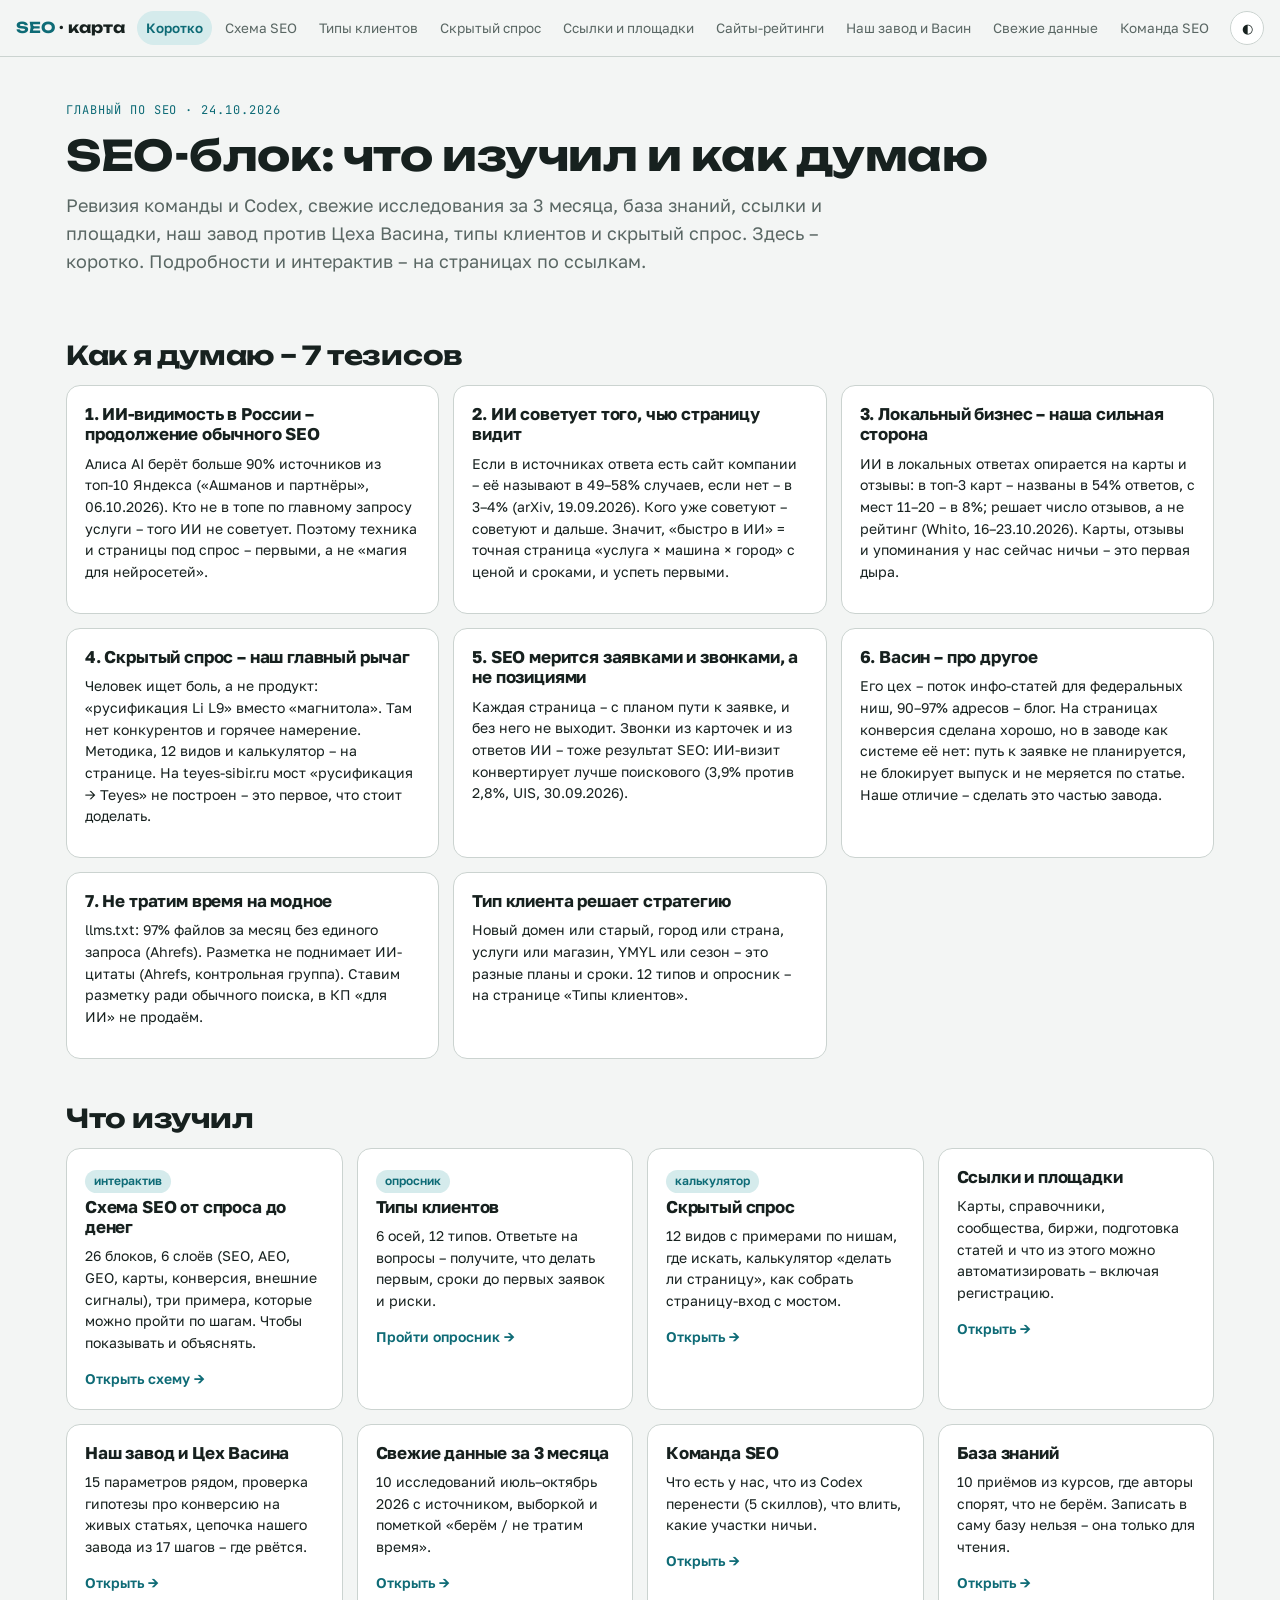
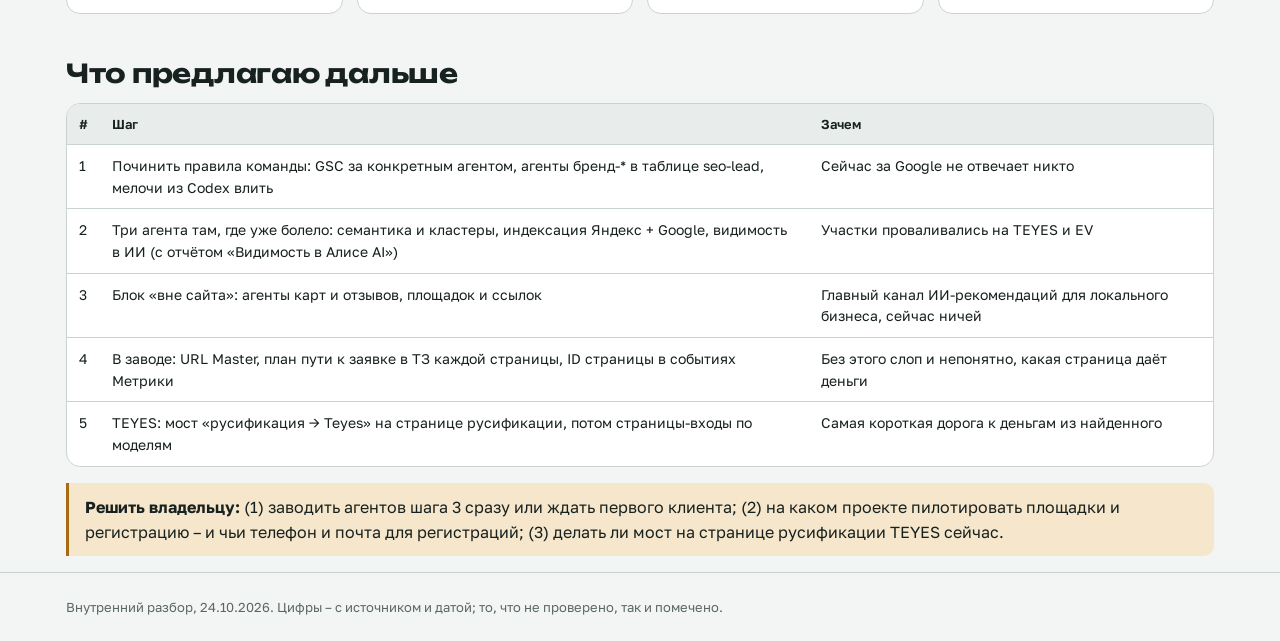
<file: index.html>
<!doctype html>
<html lang="ru" data-root="./" data-page="">
<head>
<meta charset="utf-8">
<meta name="viewport" content="width=device-width,initial-scale=1">
<meta name="robots" content="noindex,nofollow">
<title>SEO-карта</title>
<link rel="stylesheet" href="assets/style.css">
</head>
<body>
<main class="wrap">
<header class="hero">
  <div class="kicker">Главный по SEO · 24.10.2026</div>
  <h1>SEO-блок: что изучил и как думаю</h1>
  <p class="lead">Ревизия команды и Codex, свежие исследования за 3 месяца, база знаний, ссылки и площадки, наш завод против Цеха Васина, типы клиентов и скрытый спрос. Здесь – коротко. Подробности и интерактив – на страницах по ссылкам.</p>
</header>

<h2>Как я думаю – 7 тезисов</h2>
<div class="grid g2">
  <div class="card"><h3>1. ИИ-видимость в России – продолжение обычного SEO</h3><p class="small">Алиса AI берёт больше 90% источников из топ-10 Яндекса («Ашманов и партнёры», 06.10.2026). Кто не в топе по главному запросу услуги – того ИИ не советует. Поэтому техника и страницы под спрос – первыми, а не «магия для нейросетей».</p></div>
  <div class="card"><h3>2. ИИ советует того, чью страницу видит</h3><p class="small">Если в источниках ответа есть сайт компании – её называют в 49–58% случаев, если нет – в 3–4% (arXiv, 19.09.2026). Кого уже советуют – советуют и дальше. Значит, «быстро в ИИ» = точная страница «услуга × машина × город» с ценой и сроками, и успеть первыми.</p></div>
  <div class="card"><h3>3. Локальный бизнес – наша сильная сторона</h3><p class="small">ИИ в локальных ответах опирается на карты и отзывы: в топ-3 карт – названы в 54% ответов, с мест 11–20 – в 8%; решает число отзывов, а не рейтинг (Whito, 16–23.10.2026). Карты, отзывы и упоминания у нас сейчас ничьи – это первая дыра.</p></div>
  <div class="card"><h3>4. Скрытый спрос – наш главный рычаг</h3><p class="small">Человек ищет боль, а не продукт: «русификация Li L9» вместо «магнитола». Там нет конкурентов и горячее намерение. Методика, 12 видов и калькулятор – на странице. На teyes-sibir.ru мост «русификация → Teyes» не построен – это первое, что стоит доделать.</p></div>
  <div class="card"><h3>5. SEO мерится заявками и звонками, а не позициями</h3><p class="small">Каждая страница – с планом пути к заявке, и без него не выходит. Звонки из карточек и из ответов ИИ – тоже результат SEO: ИИ-визит конвертирует лучше поискового (3,9% против 2,8%, UIS, 30.09.2026).</p></div>
  <div class="card"><h3>6. Васин – про другое</h3><p class="small">Его цех – поток инфо-статей для федеральных ниш, 90–97% адресов – блог. На страницах конверсия сделана хорошо, но в заводе как системе её нет: путь к заявке не планируется, не блокирует выпуск и не меряется по статье. Наше отличие – сделать это частью завода.</p></div>
  <div class="card"><h3>7. Не тратим время на модное</h3><p class="small">llms.txt: 97% файлов за месяц без единого запроса (Ahrefs). Разметка не поднимает ИИ-цитаты (Ahrefs, контрольная группа). Ставим разметку ради обычного поиска, в КП «для ИИ» не продаём.</p></div>
  <div class="card"><h3>Тип клиента решает стратегию</h3><p class="small">Новый домен или старый, город или страна, услуги или магазин, YMYL или сезон – это разные планы и сроки. 12 типов и опросник – на странице «Типы клиентов».</p></div>
</div>

<h2>Что изучил</h2>
<div class="grid g3">
  <a class="card" href="skhema/"><span class="tag acc">интерактив</span><h3>Схема SEO от спроса до денег</h3><p class="small">26 блоков, 6 слоёв (SEO, AEO, GEO, карты, конверсия, внешние сигналы), три примера, которые можно пройти по шагам. Чтобы показывать и объяснять.</p><span class="go">Открыть схему →</span></a>
  <a class="card" href="klienty/"><span class="tag acc">опросник</span><h3>Типы клиентов</h3><p class="small">6 осей, 12 типов. Ответьте на вопросы – получите, что делать первым, сроки до первых заявок и риски.</p><span class="go">Пройти опросник →</span></a>
  <a class="card" href="skrytyy-spros/"><span class="tag acc">калькулятор</span><h3>Скрытый спрос</h3><p class="small">12 видов с примерами по нишам, где искать, калькулятор «делать ли страницу», как собрать страницу-вход с мостом.</p><span class="go">Открыть →</span></a>
  <a class="card" href="linkbilding/"><h3>Ссылки и площадки</h3><p class="small">Карты, справочники, сообщества, биржи, подготовка статей и что из этого можно автоматизировать – включая регистрацию.</p><span class="go">Открыть →</span></a>
  <a class="card" href="zavody/"><h3>Наш завод и Цех Васина</h3><p class="small">15 параметров рядом, проверка гипотезы про конверсию на живых статьях, цепочка нашего завода из 17 шагов – где рвётся.</p><span class="go">Открыть →</span></a>
  <a class="card" href="benchmarki/"><h3>Свежие данные за 3 месяца</h3><p class="small">10 исследований июль–октябрь 2026 с источником, выборкой и пометкой «берём / не тратим время».</p><span class="go">Открыть →</span></a>
  <a class="card" href="komanda/"><h3>Команда SEO</h3><p class="small">Что есть у нас, что из Codex перенести (5 скиллов), что влить, какие участки ничьи.</p><span class="go">Открыть →</span></a>
  <a class="card" href="baza/"><h3>База знаний</h3><p class="small">10 приёмов из курсов, где авторы спорят, что не берём. Записать в саму базу нельзя – она только для чтения.</p><span class="go">Открыть →</span></a>
</div>

<h2>Что предлагаю дальше</h2>
<div class="tbl"><table>
<tr><th>#</th><th>Шаг</th><th>Зачем</th></tr>
<tr><td>1</td><td>Починить правила команды: GSC за конкретным агентом, агенты бренд-* в таблице seo-lead, мелочи из Codex влить</td><td>Сейчас за Google не отвечает никто</td></tr>
<tr><td>2</td><td>Три агента там, где уже болело: семантика и кластеры, индексация Яндекс + Google, видимость в ИИ (с отчётом «Видимость в Алисе AI»)</td><td>Участки проваливались на TEYES и EV</td></tr>
<tr><td>3</td><td>Блок «вне сайта»: агенты карт и отзывов, площадок и ссылок</td><td>Главный канал ИИ-рекомендаций для локального бизнеса, сейчас ничей</td></tr>
<tr><td>4</td><td>В заводе: URL Master, план пути к заявке в ТЗ каждой страницы, ID страницы в событиях Метрики</td><td>Без этого слоп и непонятно, какая страница даёт деньги</td></tr>
<tr><td>5</td><td>TEYES: мост «русификация → Teyes» на странице русификации, потом страницы-входы по моделям</td><td>Самая короткая дорога к деньгам из найденного</td></tr>
</table></div>

<div class="note warn"><b>Решить владельцу:</b> (1) заводить агентов шага 3 сразу или ждать первого клиента; (2) на каком проекте пилотировать площадки и регистрацию – и чьи телефон и почта для регистраций; (3) делать ли мост на странице русификации TEYES сейчас.</div>
</main>
<script src="assets/site.js"></script>
</body>
</html>
</file>
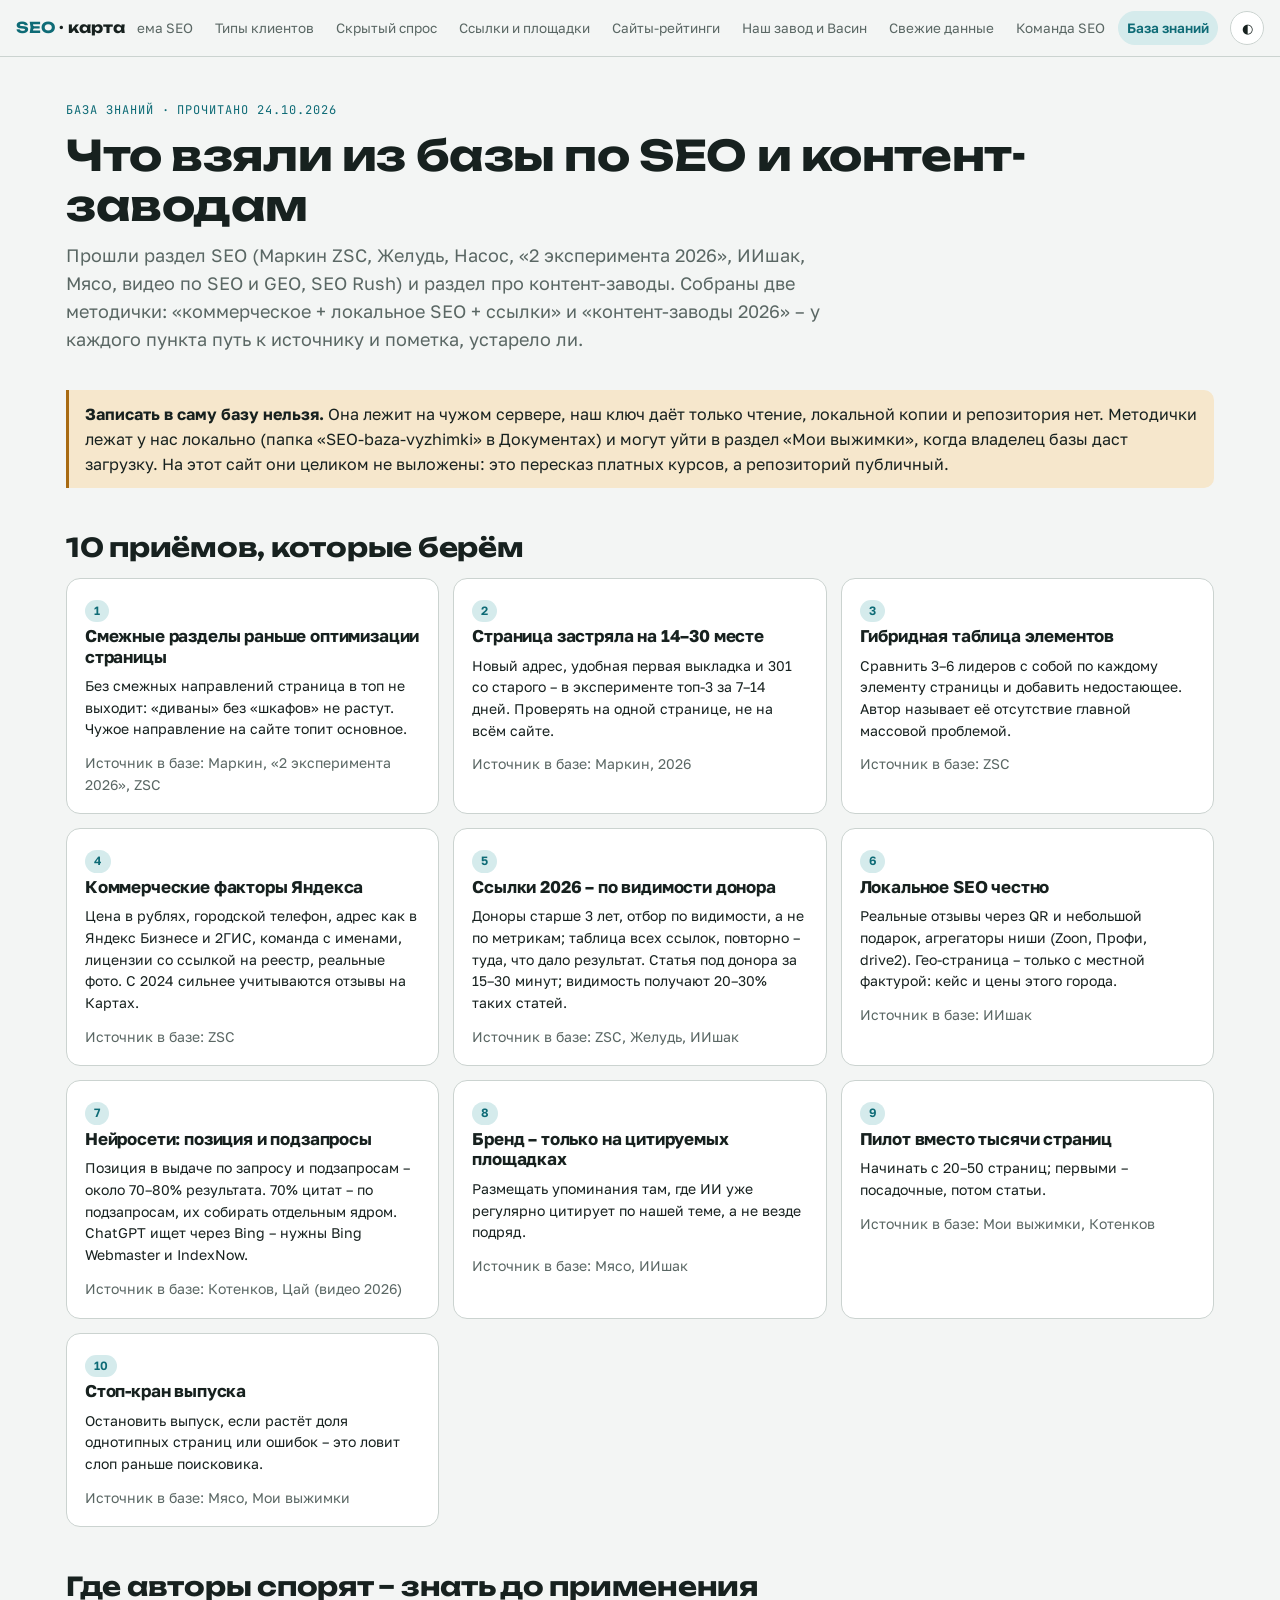
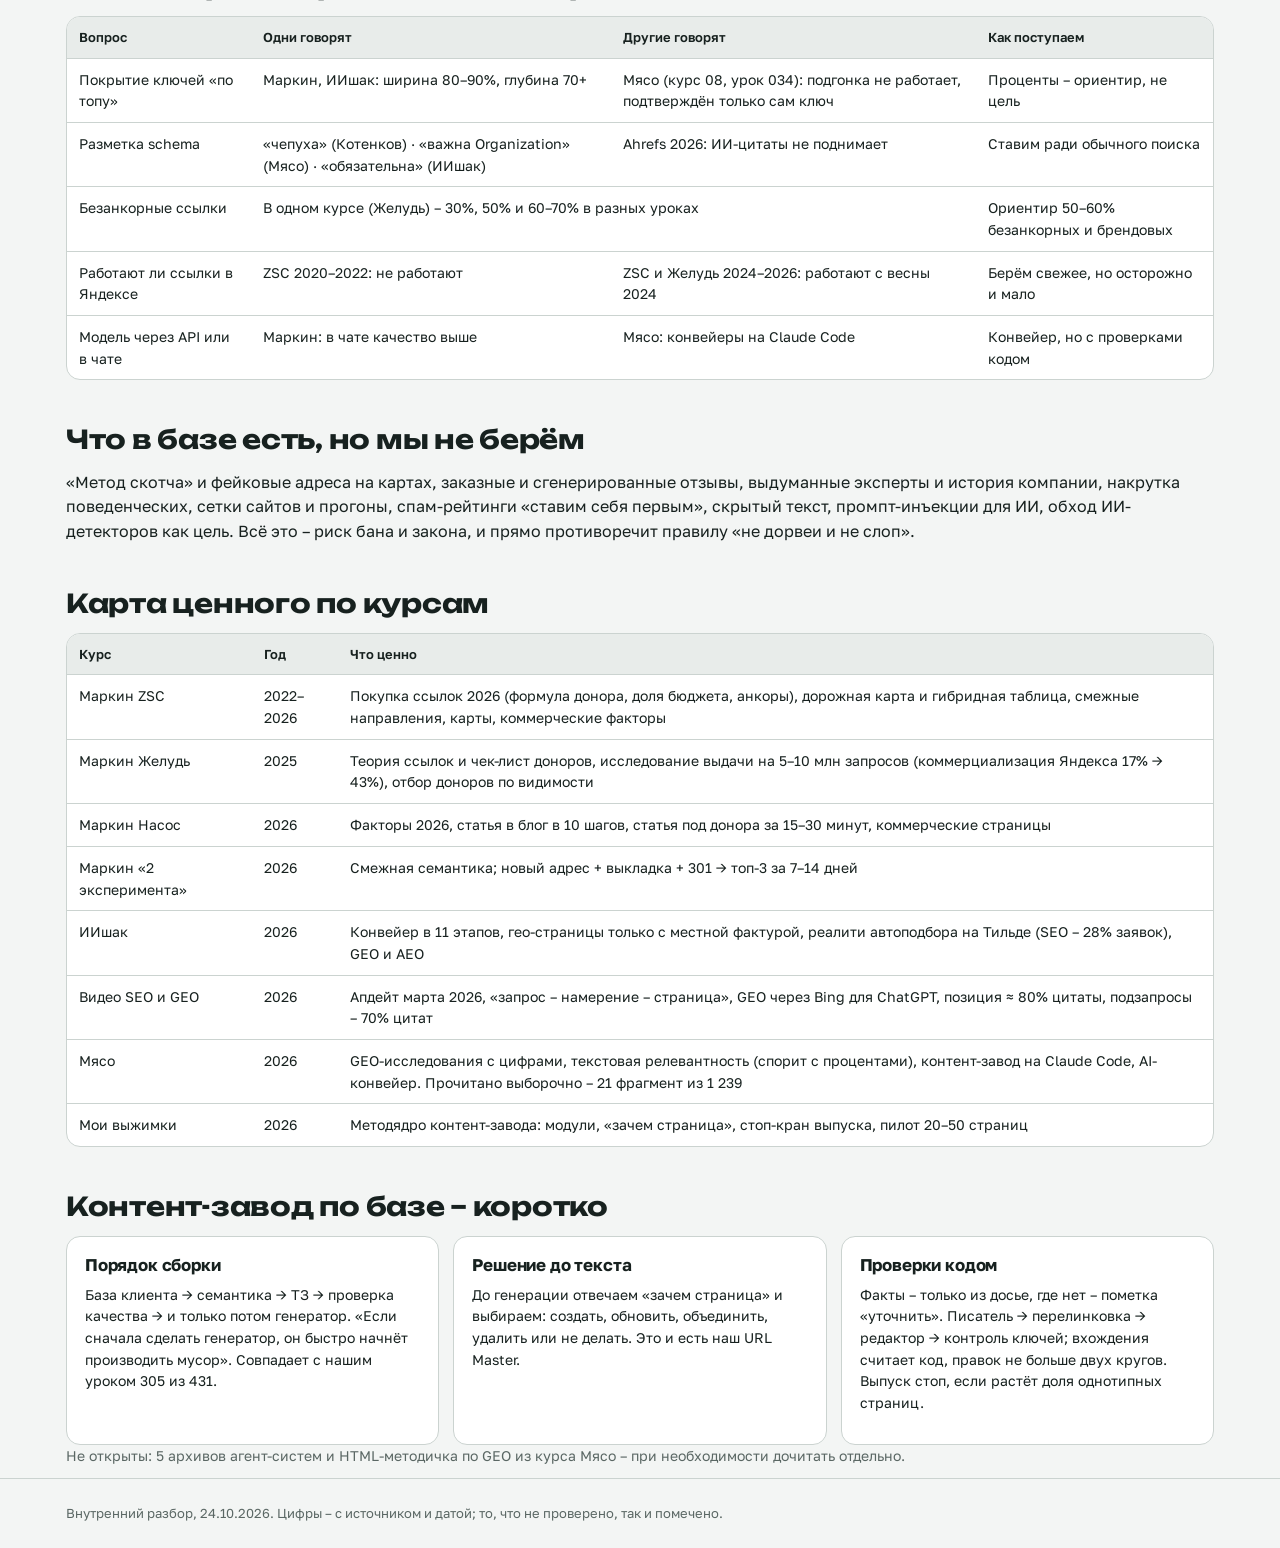
<file: baza/index.html>
<!doctype html>
<html lang="ru" data-root="../" data-page="baza/">
<head>
<meta charset="utf-8">
<meta name="viewport" content="width=device-width,initial-scale=1">
<meta name="robots" content="noindex,nofollow">
<title>База знаний SEO</title>
<link rel="stylesheet" href="../assets/style.css">
</head>
<body>
<main class="wrap">
<header class="hero">
  <div class="kicker">База знаний · прочитано 24.10.2026</div>
  <h1>Что взяли из базы по SEO и контент-заводам</h1>
  <p class="lead">Прошли раздел SEO (Маркин ZSC, Желудь, Насос, «2 эксперимента 2026», ИИшак, Мясо, видео по SEO и GEO, SEO Rush) и раздел про контент-заводы. Собраны две методички: «коммерческое + локальное SEO + ссылки» и «контент-заводы 2026» – у каждого пункта путь к источнику и пометка, устарело ли.</p>
</header>

<div class="note warn"><b>Записать в саму базу нельзя.</b> Она лежит на чужом сервере, наш ключ даёт только чтение, локальной копии и репозитория нет. Методички лежат у нас локально (папка «SEO-baza-vyzhimki» в Документах) и могут уйти в раздел «Мои выжимки», когда владелец базы даст загрузку. На этот сайт они целиком не выложены: это пересказ платных курсов, а репозиторий публичный.</div>

<h2>10 приёмов, которые берём</h2>
<div class="grid g2" id="tips"></div>

<h2>Где авторы спорят – знать до применения</h2>
<div class="tbl"><table>
<tr><th>Вопрос</th><th>Одни говорят</th><th>Другие говорят</th><th>Как поступаем</th></tr>
<tr><td>Покрытие ключей «по топу»</td><td>Маркин, ИИшак: ширина 80–90%, глубина 70+</td><td>Мясо (курс 08, урок 034): подгонка не работает, подтверждён только сам ключ</td><td>Проценты – ориентир, не цель</td></tr>
<tr><td>Разметка schema</td><td>«чепуха» (Котенков) · «важна Organization» (Мясо) · «обязательна» (ИИшак)</td><td>Ahrefs 2026: ИИ-цитаты не поднимает</td><td>Ставим ради обычного поиска</td></tr>
<tr><td>Безанкорные ссылки</td><td colspan="2">В одном курсе (Желудь) – 30%, 50% и 60–70% в разных уроках</td><td>Ориентир 50–60% безанкорных и брендовых</td></tr>
<tr><td>Работают ли ссылки в Яндексе</td><td>ZSC 2020–2022: не работают</td><td>ZSC и Желудь 2024–2026: работают с весны 2024</td><td>Берём свежее, но осторожно и мало</td></tr>
<tr><td>Модель через API или в чате</td><td>Маркин: в чате качество выше</td><td>Мясо: конвейеры на Claude Code</td><td>Конвейер, но с проверками кодом</td></tr>
</table></div>

<h2>Что в базе есть, но мы не берём</h2>
<p>«Метод скотча» и фейковые адреса на картах, заказные и сгенерированные отзывы, выдуманные эксперты и история компании, накрутка поведенческих, сетки сайтов и прогоны, спам-рейтинги «ставим себя первым», скрытый текст, промпт-инъекции для ИИ, обход ИИ-детекторов как цель. Всё это – риск бана и закона, и прямо противоречит правилу «не дорвеи и не слоп».</p>

<h2>Карта ценного по курсам</h2>
<div class="tbl"><table>
<tr><th>Курс</th><th>Год</th><th>Что ценно</th></tr>
<tr><td>Маркин ZSC</td><td>2022–2026</td><td>Покупка ссылок 2026 (формула донора, доля бюджета, анкоры), дорожная карта и гибридная таблица, смежные направления, карты, коммерческие факторы</td></tr>
<tr><td>Маркин Желудь</td><td>2025</td><td>Теория ссылок и чек-лист доноров, исследование выдачи на 5–10 млн запросов (коммерциализация Яндекса 17% → 43%), отбор доноров по видимости</td></tr>
<tr><td>Маркин Насос</td><td>2026</td><td>Факторы 2026, статья в блог в 10 шагов, статья под донора за 15–30 минут, коммерческие страницы</td></tr>
<tr><td>Маркин «2 эксперимента»</td><td>2026</td><td>Смежная семантика; новый адрес + выкладка + 301 → топ-3 за 7–14 дней</td></tr>
<tr><td>ИИшак</td><td>2026</td><td>Конвейер в 11 этапов, гео-страницы только с местной фактурой, реалити автоподбора на Тильде (SEO – 28% заявок), GEO и AEO</td></tr>
<tr><td>Видео SEO и GEO</td><td>2026</td><td>Апдейт марта 2026, «запрос – намерение – страница», GEO через Bing для ChatGPT, позиция ≈ 80% цитаты, подзапросы – 70% цитат</td></tr>
<tr><td>Мясо</td><td>2026</td><td>GEO-исследования с цифрами, текстовая релевантность (спорит с процентами), контент-завод на Claude Code, AI-конвейер. Прочитано выборочно – 21 фрагмент из 1 239</td></tr>
<tr><td>Мои выжимки</td><td>2026</td><td>Методядро контент-завода: модули, «зачем страница», стоп-кран выпуска, пилот 20–50 страниц</td></tr>
</table></div>

<h2>Контент-завод по базе – коротко</h2>
<div class="grid g3">
  <div class="card"><h3>Порядок сборки</h3><p class="small">База клиента → семантика → ТЗ → проверка качества → и только потом генератор. «Если сначала сделать генератор, он быстро начнёт производить мусор». Совпадает с нашим уроком 305 из 431.</p></div>
  <div class="card"><h3>Решение до текста</h3><p class="small">До генерации отвечаем «зачем страница» и выбираем: создать, обновить, объединить, удалить или не делать. Это и есть наш URL Master.</p></div>
  <div class="card"><h3>Проверки кодом</h3><p class="small">Факты – только из досье, где нет – пометка «уточнить». Писатель → перелинковка → редактор → контроль ключей; вхождения считает код, правок не больше двух кругов. Выпуск стоп, если растёт доля однотипных страниц.</p></div>
</div>
<p class="small muted">Не открыты: 5 архивов агент-систем и HTML-методичка по GEO из курса Мясо – при необходимости дочитать отдельно.</p>
</main>
<script>
const T=[
 ["Смежные разделы раньше оптимизации страницы","Без смежных направлений страница в топ не выходит: «диваны» без «шкафов» не растут. Чужое направление на сайте топит основное.","Маркин, «2 эксперимента 2026», ZSC"],
 ["Страница застряла на 14–30 месте","Новый адрес, удобная первая выкладка и 301 со старого – в эксперименте топ-3 за 7–14 дней. Проверять на одной странице, не на всём сайте.","Маркин, 2026"],
 ["Гибридная таблица элементов","Сравнить 3–6 лидеров с собой по каждому элементу страницы и добавить недостающее. Автор называет её отсутствие главной массовой проблемой.","ZSC"],
 ["Коммерческие факторы Яндекса","Цена в рублях, городской телефон, адрес как в Яндекс Бизнесе и 2ГИС, команда с именами, лицензии со ссылкой на реестр, реальные фото. С 2024 сильнее учитываются отзывы на Картах.","ZSC"],
 ["Ссылки 2026 – по видимости донора","Доноры старше 3 лет, отбор по видимости, а не по метрикам; таблица всех ссылок, повторно – туда, что дало результат. Статья под донора за 15–30 минут; видимость получают 20–30% таких статей.","ZSC, Желудь, ИИшак"],
 ["Локальное SEO честно","Реальные отзывы через QR и небольшой подарок, агрегаторы ниши (Zoon, Профи, drive2). Гео-страница – только с местной фактурой: кейс и цены этого города.","ИИшак"],
 ["Нейросети: позиция и подзапросы","Позиция в выдаче по запросу и подзапросам – около 70–80% результата. 70% цитат – по подзапросам, их собирать отдельным ядром. ChatGPT ищет через Bing – нужны Bing Webmaster и IndexNow.","Котенков, Цай (видео 2026)"],
 ["Бренд – только на цитируемых площадках","Размещать упоминания там, где ИИ уже регулярно цитирует по нашей теме, а не везде подряд.","Мясо, ИИшак"],
 ["Пилот вместо тысячи страниц","Начинать с 20–50 страниц; первыми – посадочные, потом статьи.","Мои выжимки, Котенков"],
 ["Стоп-кран выпуска","Остановить выпуск, если растёт доля однотипных страниц или ошибок – это ловит слоп раньше поисковика.","Мясо, Мои выжимки"],
];
const t=document.getElementById("tips");
T.forEach(([h,p,s],i)=>{const d=document.createElement("div");d.className="card";d.innerHTML=`<span class="tag acc">${i+1}</span><h3>${h}</h3><p class="small">${p}</p><div class="small muted">Источник в базе: ${s}</div>`;t.appendChild(d);});
</script>
<script src="../assets/site.js"></script>
</body>
</html>
</file>
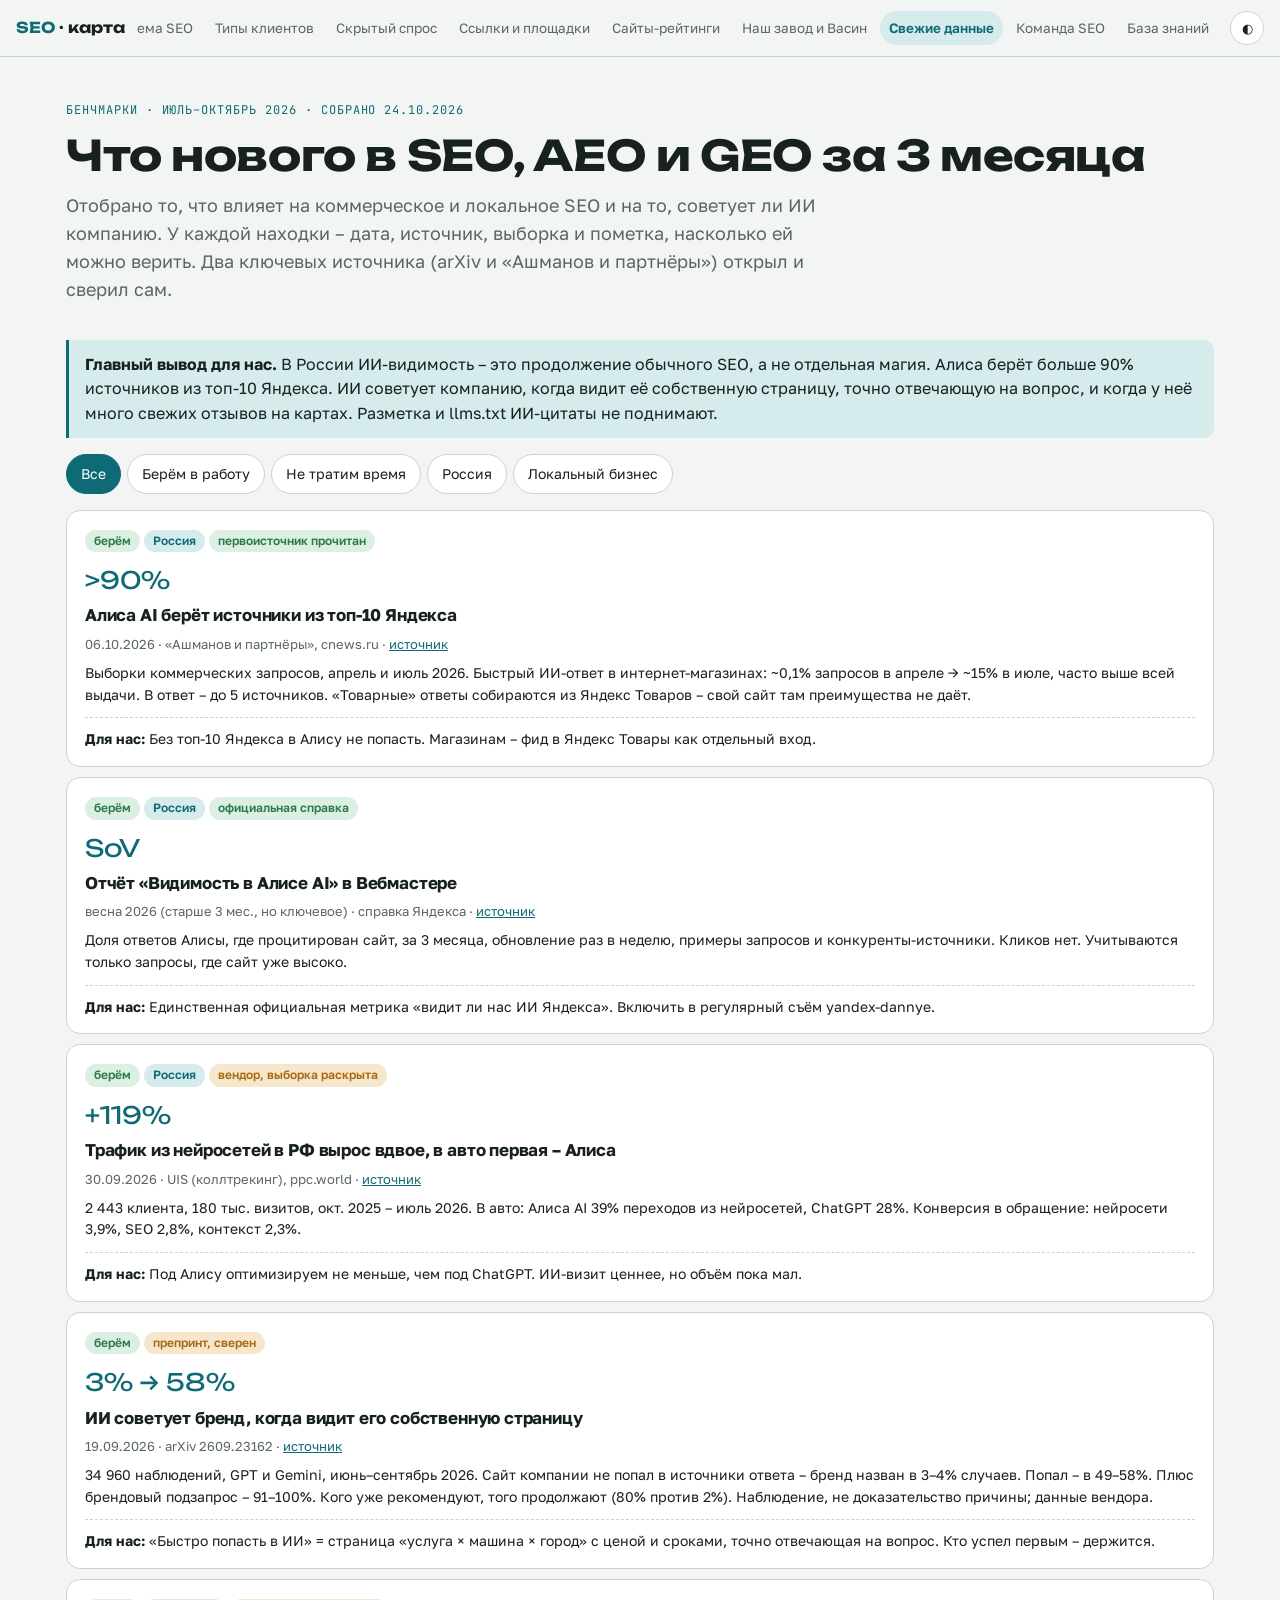
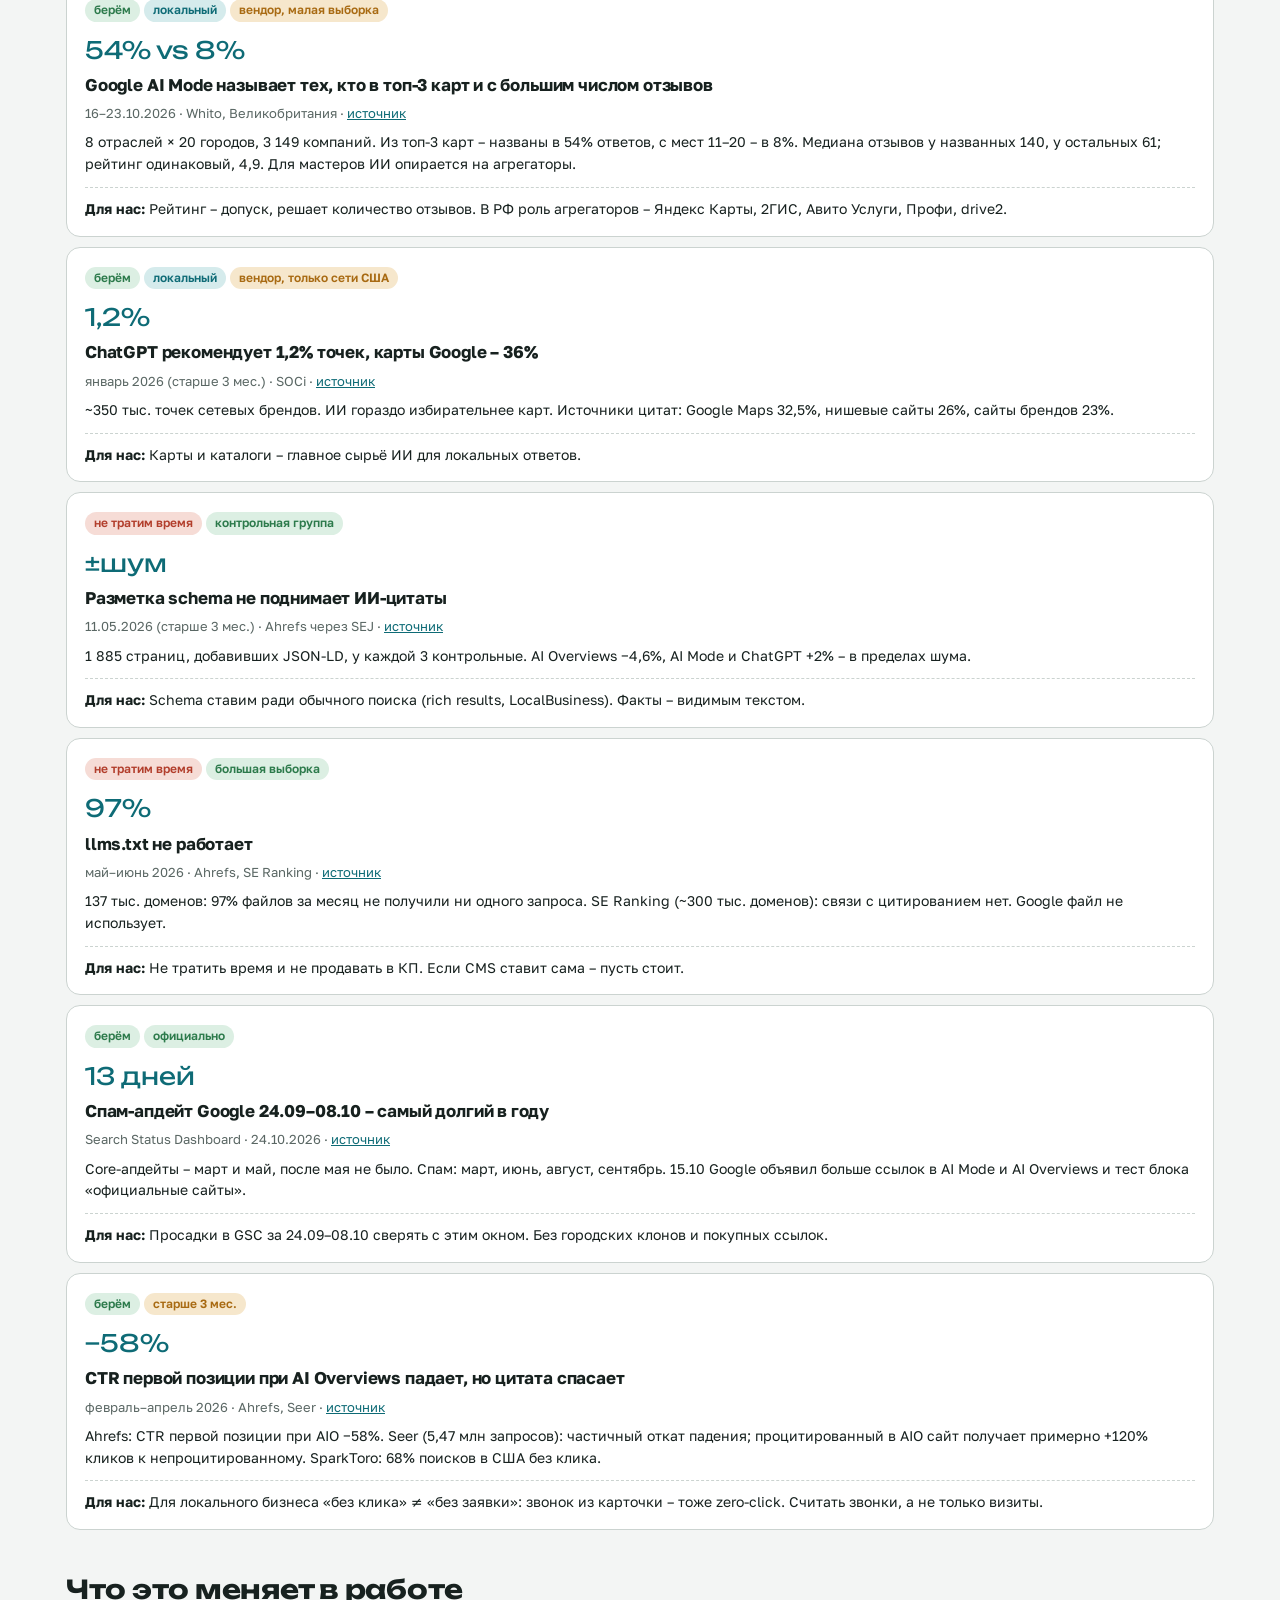
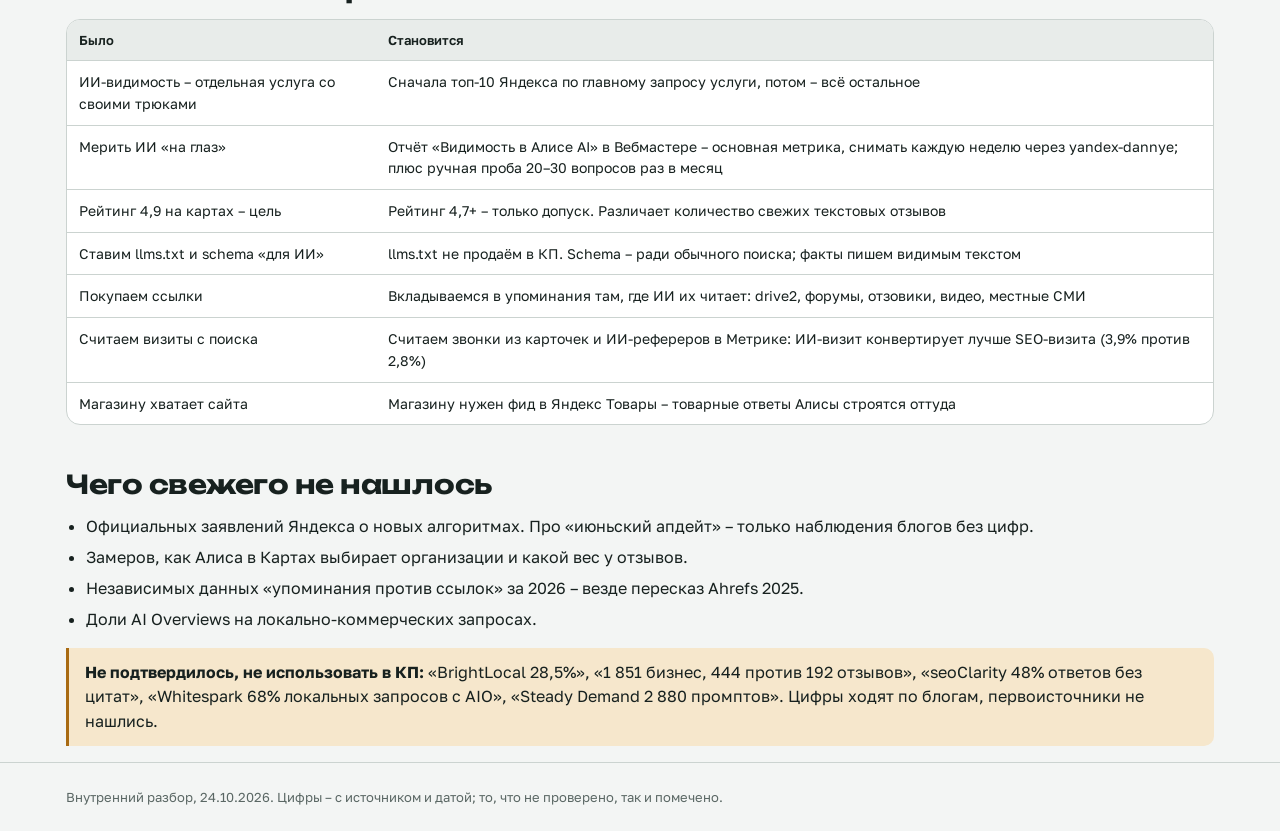
<file: benchmarki/index.html>
<!doctype html>
<html lang="ru" data-root="../" data-page="benchmarki/">
<head>
<meta charset="utf-8">
<meta name="viewport" content="width=device-width,initial-scale=1">
<meta name="robots" content="noindex,nofollow">
<title>Свежие данные SEO</title>
<link rel="stylesheet" href="../assets/style.css">
<style>
.fl{display:flex;flex-wrap:wrap;gap:6px;margin:10px 0 16px}
.b{background:var(--surface);border:1px solid var(--line);border-radius:var(--r);padding:16px 18px;margin:10px 0}
.b[hidden]{display:none}
.b h3{margin:4px 0 8px;font-size:17px}
.b .meta{font-size:13px;color:var(--muted)}
.b .fig{font-family:var(--f-display);font-size:24px;color:var(--accent);margin:6px 0}
.b .us{border-top:1px dashed var(--line);margin-top:10px;padding-top:10px;font-size:14px}
</style>
</head>
<body>
<main class="wrap">
<header class="hero">
  <div class="kicker">Бенчмарки · июль–октябрь 2026 · собрано 24.10.2026</div>
  <h1>Что нового в SEO, AEO и GEO за 3 месяца</h1>
  <p class="lead">Отобрано то, что влияет на коммерческое и локальное SEO и на то, советует ли ИИ компанию. У каждой находки – дата, источник, выборка и пометка, насколько ей можно верить. Два ключевых источника (arXiv и «Ашманов и партнёры») открыл и сверил сам.</p>
</header>

<div class="note"><b>Главный вывод для нас.</b> В России ИИ-видимость – это продолжение обычного SEO, а не отдельная магия. Алиса берёт больше 90% источников из топ-10 Яндекса. ИИ советует компанию, когда видит её собственную страницу, точно отвечающую на вопрос, и когда у неё много свежих отзывов на картах. Разметка и llms.txt ИИ-цитаты не поднимают.</div>

<div class="fl" id="fl">
  <button class="chip" aria-pressed="true" data-f="all">Все</button>
  <button class="chip" aria-pressed="false" data-f="yes">Берём в работу</button>
  <button class="chip" aria-pressed="false" data-f="no">Не тратим время</button>
  <button class="chip" aria-pressed="false" data-f="ru">Россия</button>
  <button class="chip" aria-pressed="false" data-f="loc">Локальный бизнес</button>
</div>
<div id="list"></div>

<h2>Что это меняет в работе</h2>
<div class="tbl"><table>
<tr><th>Было</th><th>Становится</th></tr>
<tr><td>ИИ-видимость – отдельная услуга со своими трюками</td><td>Сначала топ-10 Яндекса по главному запросу услуги, потом – всё остальное</td></tr>
<tr><td>Мерить ИИ «на глаз»</td><td>Отчёт «Видимость в Алисе AI» в Вебмастере – основная метрика, снимать каждую неделю через yandex-dannye; плюс ручная проба 20–30 вопросов раз в месяц</td></tr>
<tr><td>Рейтинг 4,9 на картах – цель</td><td>Рейтинг 4,7+ – только допуск. Различает количество свежих текстовых отзывов</td></tr>
<tr><td>Ставим llms.txt и schema «для ИИ»</td><td>llms.txt не продаём в КП. Schema – ради обычного поиска; факты пишем видимым текстом</td></tr>
<tr><td>Покупаем ссылки</td><td>Вкладываемся в упоминания там, где ИИ их читает: drive2, форумы, отзовики, видео, местные СМИ</td></tr>
<tr><td>Считаем визиты с поиска</td><td>Считаем звонки из карточек и ИИ-рефереров в Метрике: ИИ-визит конвертирует лучше SEO-визита (3,9% против 2,8%)</td></tr>
<tr><td>Магазину хватает сайта</td><td>Магазину нужен фид в Яндекс Товары – товарные ответы Алисы строятся оттуда</td></tr>
</table></div>

<h2>Чего свежего не нашлось</h2>
<ul class="clean">
  <li>Официальных заявлений Яндекса о новых алгоритмах. Про «июньский апдейт» – только наблюдения блогов без цифр.</li>
  <li>Замеров, как Алиса в Картах выбирает организации и какой вес у отзывов.</li>
  <li>Независимых данных «упоминания против ссылок» за 2026 – везде пересказ Ahrefs 2025.</li>
  <li>Доли AI Overviews на локально-коммерческих запросах.</li>
</ul>
<div class="note warn"><b>Не подтвердилось, не использовать в КП:</b> «BrightLocal 28,5%», «1 851 бизнес, 444 против 192 отзывов», «seoClarity 48% ответов без цитат», «Whitespark 68% локальных запросов с AIO», «Steady Demand 2 880 промптов». Цифры ходят по блогам, первоисточники не нашлись.</div>
</main>

<script>
const B = [
 {t:"Алиса AI берёт источники из топ-10 Яндекса", fig:">90%", f:["yes","ru"], rel:["первоисточник прочитан","ok"],
  d:"06.10.2026 · «Ашманов и партнёры», cnews.ru", u:"https://www.cnews.ru/news/line/2026-10-06_alisa_ai_aktivno_vstraivaetsya",
  s:"Выборки коммерческих запросов, апрель и июль 2026. Быстрый ИИ-ответ в интернет-магазинах: ~0,1% запросов в апреле → ~15% в июле, часто выше всей выдачи. В ответ – до 5 источников. «Товарные» ответы собираются из Яндекс Товаров – свой сайт там преимущества не даёт.",
  us:"Без топ-10 Яндекса в Алису не попасть. Магазинам – фид в Яндекс Товары как отдельный вход."},
 {t:"Отчёт «Видимость в Алисе AI» в Вебмастере", fig:"SoV", f:["yes","ru"], rel:["официальная справка","ok"],
  d:"весна 2026 (старше 3 мес., но ключевое) · справка Яндекса", u:"https://yandex.ru/support/webmaster/ru/service/alice-answers",
  s:"Доля ответов Алисы, где процитирован сайт, за 3 месяца, обновление раз в неделю, примеры запросов и конкуренты-источники. Кликов нет. Учитываются только запросы, где сайт уже высоко.",
  us:"Единственная официальная метрика «видит ли нас ИИ Яндекса». Включить в регулярный съём yandex-dannye."},
 {t:"Трафик из нейросетей в РФ вырос вдвое, в авто первая – Алиса", fig:"+119%", f:["yes","ru"], rel:["вендор, выборка раскрыта","part"],
  d:"30.09.2026 · UIS (коллтрекинг), ppc.world", u:"https://ppc.world/news/trafik-iz-neyrovydachi-vyros-bolee-chem-vdvoe-issledovanie/",
  s:"2 443 клиента, 180 тыс. визитов, окт. 2025 – июль 2026. В авто: Алиса AI 39% переходов из нейросетей, ChatGPT 28%. Конверсия в обращение: нейросети 3,9%, SEO 2,8%, контекст 2,3%.",
  us:"Под Алису оптимизируем не меньше, чем под ChatGPT. ИИ-визит ценнее, но объём пока мал."},
 {t:"ИИ советует бренд, когда видит его собственную страницу", fig:"3% → 58%", f:["yes"], rel:["препринт, сверен","part"],
  d:"19.09.2026 · arXiv 2609.23162", u:"https://arxiv.org/abs/2609.23162",
  s:"34 960 наблюдений, GPT и Gemini, июнь–сентябрь 2026. Сайт компании не попал в источники ответа – бренд назван в 3–4% случаев. Попал – в 49–58%. Плюс брендовый подзапрос – 91–100%. Кого уже рекомендуют, того продолжают (80% против 2%). Наблюдение, не доказательство причины; данные вендора.",
  us:"«Быстро попасть в ИИ» = страница «услуга × машина × город» с ценой и сроками, точно отвечающая на вопрос. Кто успел первым – держится."},
 {t:"Google AI Mode называет тех, кто в топ-3 карт и с большим числом отзывов", fig:"54% vs 8%", f:["yes","loc"], rel:["вендор, малая выборка","part"],
  d:"16–23.10.2026 · Whito, Великобритания", u:"https://whito.co.uk/research/uk-ai-visibility-index/",
  s:"8 отраслей × 20 городов, 3 149 компаний. Из топ-3 карт – названы в 54% ответов, с мест 11–20 – в 8%. Медиана отзывов у названных 140, у остальных 61; рейтинг одинаковый, 4,9. Для мастеров ИИ опирается на агрегаторы.",
  us:"Рейтинг – допуск, решает количество отзывов. В РФ роль агрегаторов – Яндекс Карты, 2ГИС, Авито Услуги, Профи, drive2."},
 {t:"ChatGPT рекомендует 1,2% точек, карты Google – 36%", fig:"1,2%", f:["yes","loc"], rel:["вендор, только сети США","part"],
  d:"январь 2026 (старше 3 мес.) · SOCi", u:"https://driven-metrics.com/blog/chatgpt-local-business-recommendation-rate-2026/",
  s:"~350 тыс. точек сетевых брендов. ИИ гораздо избирательнее карт. Источники цитат: Google Maps 32,5%, нишевые сайты 26%, сайты брендов 23%.",
  us:"Карты и каталоги – главное сырьё ИИ для локальных ответов."},
 {t:"Разметка schema не поднимает ИИ-цитаты", fig:"±шум", f:["no"], rel:["контрольная группа","ok"],
  d:"11.05.2026 (старше 3 мес.) · Ahrefs через SEJ", u:"https://www.searchenginejournal.com/schema-markup-didnt-move-ai-citations-in-ahrefs-test/574568/",
  s:"1 885 страниц, добавивших JSON-LD, у каждой 3 контрольные. AI Overviews −4,6%, AI Mode и ChatGPT +2% – в пределах шума.",
  us:"Schema ставим ради обычного поиска (rich results, LocalBusiness). Факты – видимым текстом."},
 {t:"llms.txt не работает", fig:"97%", f:["no"], rel:["большая выборка","ok"],
  d:"май–июнь 2026 · Ahrefs, SE Ranking", u:"https://ahrefs.com/blog/llmstxt-study/",
  s:"137 тыс. доменов: 97% файлов за месяц не получили ни одного запроса. SE Ranking (~300 тыс. доменов): связи с цитированием нет. Google файл не использует.",
  us:"Не тратить время и не продавать в КП. Если CMS ставит сама – пусть стоит."},
 {t:"Спам-апдейт Google 24.09–08.10 – самый долгий в году", fig:"13 дней", f:["yes"], rel:["официально","ok"],
  d:"Search Status Dashboard · 24.10.2026", u:"https://status.search.google.com/products/rGHU1u87FJnkP6W2GwMi/history",
  s:"Core-апдейты – март и май, после мая не было. Спам: март, июнь, август, сентябрь. 15.10 Google объявил больше ссылок в AI Mode и AI Overviews и тест блока «официальные сайты».",
  us:"Просадки в GSC за 24.09–08.10 сверять с этим окном. Без городских клонов и покупных ссылок."},
 {t:"CTR первой позиции при AI Overviews падает, но цитата спасает", fig:"−58%", f:["yes"], rel:["старше 3 мес.","part"],
  d:"февраль–апрель 2026 · Ahrefs, Seer", u:"https://seerinteractive.com/insights/aio-impact-on-google-ctr-2026-update",
  s:"Ahrefs: CTR первой позиции при AIO −58%. Seer (5,47 млн запросов): частичный откат падения; процитированный в AIO сайт получает примерно +120% кликов к непроцитированному. SparkToro: 68% поисков в США без клика.",
  us:"Для локального бизнеса «без клика» ≠ «без заявки»: звонок из карточки – тоже zero-click. Считать звонки, а не только визиты."},
];
const list=document.getElementById("list");
const tags={yes:["берём","ok"],no:["не тратим время","bad"],ru:["Россия","acc"],loc:["локальный","acc"]};
B.forEach(b=>{const d=document.createElement("article");d.className="b";d.dataset.f=b.f.join(" ");
 d.innerHTML=`<div>${b.f.map(f=>`<span class="tag ${tags[f][1]}">${tags[f][0]}</span>`).join("")}<span class="tag ${b.rel[1]}">${b.rel[0]}</span></div>
 <div class="fig">${b.fig}</div><h3>${b.t}</h3><div class="meta">${b.d} · <a href="${b.u}" target="_blank" rel="noopener">источник</a></div>
 <p class="small" style="margin-top:8px">${b.s}</p><div class="us"><b>Для нас:</b> ${b.us}</div>`;list.appendChild(d);});
document.getElementById("fl").addEventListener("click",e=>{const c=e.target.closest(".chip");if(!c)return;
 document.querySelectorAll("#fl .chip").forEach(x=>x.setAttribute("aria-pressed",x===c));
 list.querySelectorAll(".b").forEach(a=>a.hidden=!(c.dataset.f==="all"||a.dataset.f.split(" ").includes(c.dataset.f)));});
</script>
<script src="../assets/site.js"></script>
</body>
</html>
</file>
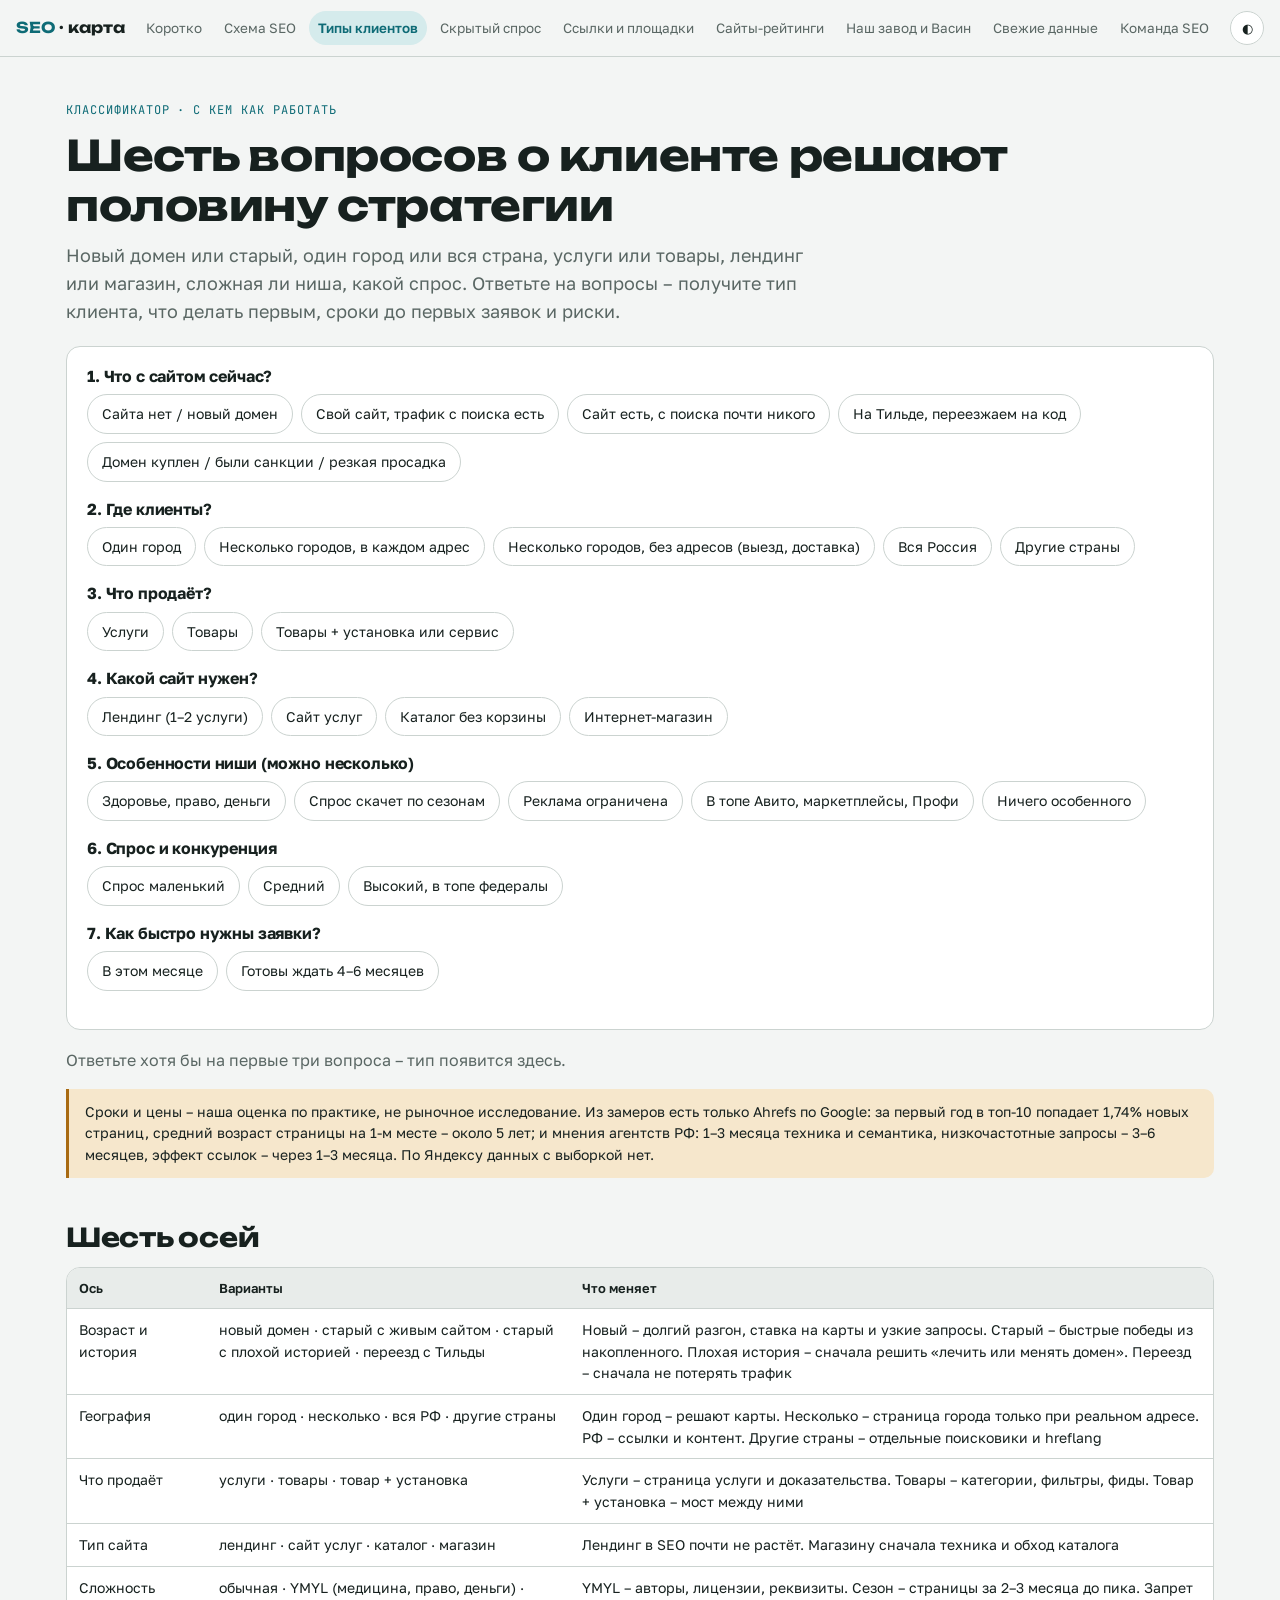
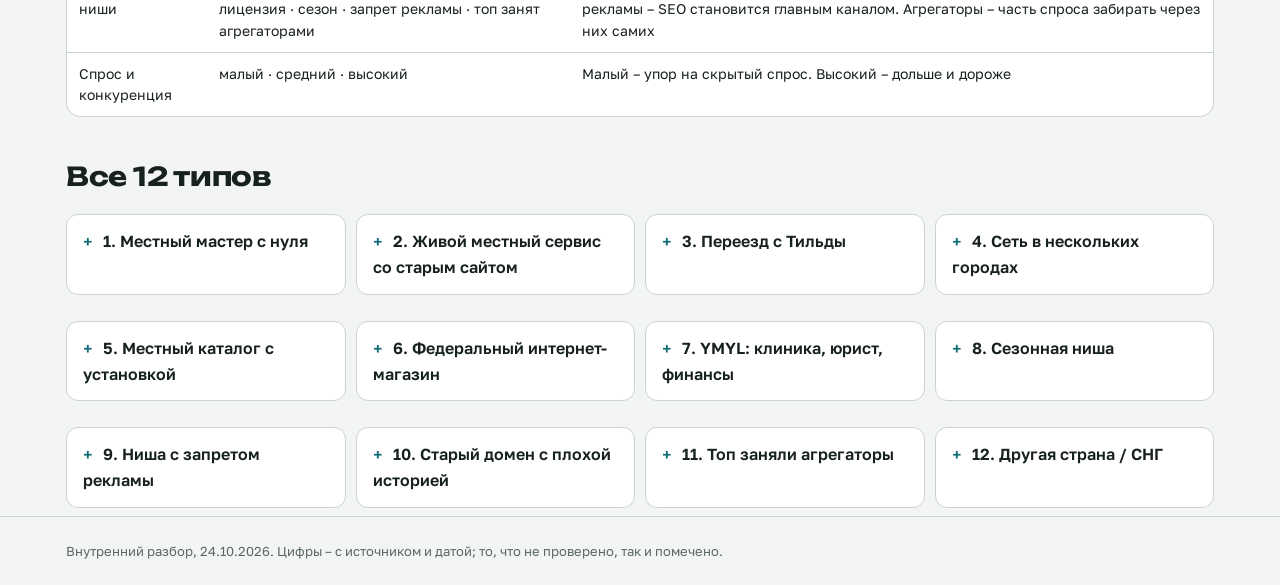
<file: klienty/index.html>
<!doctype html>
<html lang="ru" data-root="../" data-page="klienty/">
<head>
<meta charset="utf-8">
<meta name="viewport" content="width=device-width,initial-scale=1">
<meta name="robots" content="noindex,nofollow">
<title>Типы клиентов SEO</title>
<link rel="stylesheet" href="../assets/style.css">
<style>
.quiz{background:var(--surface);border:1px solid var(--line);border-radius:var(--r);padding:20px}
.q{margin-bottom:18px}
.q h3{margin:0 0 8px;font-size:16px}
.opts{display:flex;flex-wrap:wrap;gap:8px}
.opts .chip{text-align:left}
.res{margin-top:18px}
.arch{border:2px solid var(--accent);border-radius:var(--r);padding:20px;background:var(--surface);margin-top:14px}
.arch h3{font-family:var(--f-display);font-size:20px;margin:0 0 6px}
.arch dl{display:grid;grid-template-columns:170px 1fr;gap:6px 14px;margin:14px 0 0;font-size:15px}
.arch dt{color:var(--muted);font-weight:600}
.arch dd{margin:0}
.mod{border-left:4px solid var(--part);background:var(--part-bg);padding:12px 16px;border-radius:0 10px 10px 0;margin-top:10px;font-size:15px}
@media (max-width:640px){.arch dl{grid-template-columns:1fr}.arch dt{margin-top:8px}}
.archs{display:grid;gap:10px;grid-template-columns:repeat(auto-fill,minmax(260px,1fr))}
</style>
</head>
<body>
<main class="wrap">
<header class="hero">
  <div class="kicker">Классификатор · с кем как работать</div>
  <h1>Шесть вопросов о клиенте решают половину стратегии</h1>
  <p class="lead">Новый домен или старый, один город или вся страна, услуги или товары, лендинг или магазин, сложная ли ниша, какой спрос. Ответьте на вопросы – получите тип клиента, что делать первым, сроки до первых заявок и риски.</p>
</header>

<div class="quiz" id="quiz"></div>
<div class="res" id="res"></div>

<div class="note warn small">Сроки и цены – наша оценка по практике, не рыночное исследование. Из замеров есть только Ahrefs по Google: за первый год в топ-10 попадает 1,74% новых страниц, средний возраст страницы на 1-м месте – около 5 лет; и мнения агентств РФ: 1–3 месяца техника и семантика, низкочастотные запросы – 3–6 месяцев, эффект ссылок – через 1–3 месяца. По Яндексу данных с выборкой нет.</div>

<h2>Шесть осей</h2>
<div class="tbl"><table>
<tr><th>Ось</th><th>Варианты</th><th>Что меняет</th></tr>
<tr><td>Возраст и история</td><td>новый домен · старый с живым сайтом · старый с плохой историей · переезд с Тильды</td><td>Новый – долгий разгон, ставка на карты и узкие запросы. Старый – быстрые победы из накопленного. Плохая история – сначала решить «лечить или менять домен». Переезд – сначала не потерять трафик</td></tr>
<tr><td>География</td><td>один город · несколько · вся РФ · другие страны</td><td>Один город – решают карты. Несколько – страница города только при реальном адресе. РФ – ссылки и контент. Другие страны – отдельные поисковики и hreflang</td></tr>
<tr><td>Что продаёт</td><td>услуги · товары · товар + установка</td><td>Услуги – страница услуги и доказательства. Товары – категории, фильтры, фиды. Товар + установка – мост между ними</td></tr>
<tr><td>Тип сайта</td><td>лендинг · сайт услуг · каталог · магазин</td><td>Лендинг в SEO почти не растёт. Магазину сначала техника и обход каталога</td></tr>
<tr><td>Сложность ниши</td><td>обычная · YMYL (медицина, право, деньги) · лицензия · сезон · запрет рекламы · топ занят агрегаторами</td><td>YMYL – авторы, лицензии, реквизиты. Сезон – страницы за 2–3 месяца до пика. Запрет рекламы – SEO становится главным каналом. Агрегаторы – часть спроса забирать через них самих</td></tr>
<tr><td>Спрос и конкуренция</td><td>малый · средний · высокий</td><td>Малый – упор на скрытый спрос. Высокий – дольше и дороже</td></tr>
</table></div>

<h2>Все 12 типов</h2>
<div class="archs" id="archs"></div>
</main>

<script>
const A = {
 1:{n:"Местный мастер с нуля",ex:"автоэлектрик, шумоизоляция, детейлинг",
   first:"Карточки в Яндекс Бизнесе и 2ГИС (одинаковые название, адрес, телефон), сбор отзывов, сайт на 8–20 страниц – по одной на услугу, Метрика с целями",
   pages:"главная, страница на каждую услугу, цены, работы с фото, контакты, отзывы, FAQ",
   maps:"Главный канал – по нашей оценке, 50–70% первых заявок. 5–10 отзывов в месяц, ответ на каждый",
   links:"Только каталоги и справочники, 5–15 штук",
   ai:"Короткие ответы «сколько стоит / сколько времени / гарантия» в начале страницы услуги; Алиса берёт данные из Яндекс Бизнеса",
   time:"карты – 2–6 недель, поиск по узким запросам – 3–5 месяцев",
   risk:"«Лендинг на всё» не ранжируется; накрутка отзывов – бан карточки",
   metric:"звонки и маршруты из карточки, позиции по «услуга + город», заявки с поиска",
   cost:"старт 30–50 ч, дальше 10–20 ч/мес · порядок 25–60 тыс. ₽/мес"},
 2:{n:"Живой местный сервис со старым сайтом",ex:"TEYES Sibir, EV Sibir",
   first:"Выгрузка запросов из Вебмастера: страницы на позициях 5–20 – быстрые победы. Доработать title, H1 и содержание существующих страниц, убрать дубли и мусор",
   pages:"услуга × марка/модель (только где есть спрос и реальные работы), кейсы, цены, сравнения",
   maps:"Держать рейтинг 4,7+, растить число отзывов, фото работ, ответы",
   links:"Отраслевые: бортжурналы клиентов на drive2, форумы марок, местные СМИ – 3–8 в месяц",
   ai:"FAQ и таблицы цен на страницах марок, единые реквизиты везде, отчёт «Видимость в Алисе AI»",
   time:"прирост от доработки существующих страниц – 1–3 месяца",
   risk:"Каннибализация «услуга» против «услуга × марка», дорвейные страницы марок без работ",
   metric:"клики и CTR по группам из Вебмастера, заявки по страницам входа, доля брендового трафика",
   cost:"20–40 ч/мес · 40–90 тыс. ₽/мес"},
 3:{n:"Переезд с Тильды",ex:"Balance, KitAccess, Milovini",
   first:"Полная карта старых адресов (sitemap + Вебмастер + Метрика), таблица 301, перенос title/description/H1 один в один, контроль индексации 4–8 недель",
   pages:"те же, что были, плюс ЧПУ с иерархией; новые – только после стабилизации",
   maps:"Не трогать; адрес сайта в карточке поменять в день переезда",
   links:"Не нужны на старте; проверить, что внешние ссылки бьют в 301, а не в 404",
   ai:"Перенести разметку, добавить FAQ и Organization, которых в Тильде обычно нет",
   time:"цель – не потерять: просадка до 20% на 2–6 недель нормальна, рост – с 2–3 месяца",
   risk:"Страницы без 301, noindex с тестового стенда, сломанные формы и цели",
   metric:"страниц в поиске до и после, 404 в Вебмастере, визиты с поиска неделя к неделе",
   cost:"разово 20–60 ч на SEO-часть · 30–80 тыс. ₽"},
 4:{n:"Сеть в нескольких городах",ex:"сеть автосервисов, установочный центр с филиалами",
   first:"Архитектура: папки /gorod/ или поддомены; страница города – только при реальном адресе или выезде. Отдельная карточка на каждый филиал",
   pages:"хаб города (адрес, мастера, фото филиала, его отзывы), услуга × город для ключевых услуг",
   maps:"По карточке на филиал, отзывы раздельно",
   links:"Местные СМИ и каталоги каждого города",
   ai:"Уникальные факты по филиалу – чтобы ИИ не путал города",
   time:"город с филиалом – как местный мастер; город без адреса – 6–12 месяцев и часто никогда",
   risk:"Клоны страниц с заменой города – дорвеи и фильтр",
   metric:"заявки по филиалам, позиции в каждом регионе отдельно, звонки из каждой карточки",
   cost:"+8–15 ч/мес на город · 60–200 тыс. ₽/мес"},
 5:{n:"Местный каталог с установкой",ex:"магнитолы с установкой, шины + шиномонтаж, KitAccess",
   first:"Техника каталога: фильтры, дубли, пагинация, canonical, фид в Яндекс Товары; шаблоны мета для карточек и категорий",
   pages:"категории, страницы фильтров под спрос («магнитолы для Haval Jolion»), карточки, «товар + установка под ключ»",
   maps:"Витрина товаров в карточке Яндекс Бизнеса, отзывы",
   links:"Обзоры, раздел «где купить» у производителя (как у StarLine)",
   ai:"Таблицы совместимости, ответы «подойдёт ли на …»; фид в Яндекс Товары – товарные ответы Алисы строятся оттуда",
   time:"2–4 месяца на модельных узких запросах",
   risk:"Маркетплейсы и Авито в топе по товару – не воевать в общих запросах, забирать «товар + установка + город»",
   metric:"индексация каталога, трафик на категории и фильтры, доля заказов с установкой",
   cost:"30–60 ч/мес · 60–150 тыс. ₽/мес"},
 6:{n:"Федеральный интернет-магазин",ex:"SIKOR, ALEX KROWN при выходе на РФ",
   first:"Аудит индексации и обхода, кластеризация каталога, теговые страницы, фиды, скорость",
   pages:"категории, подборки по поводу (скрытый спрос), карточки, гиды со ссылками в каталог",
   maps:"Вторичны – только при шоуруме",
   links:"Системно, 10–30 в месяц, PR, коллаборации",
   ai:"Гиды по размерам, уходу, сравнения; фид в Яндекс Товары",
   time:"4–9 месяцев до ощутимых продаж из поиска",
   risk:"WB, Ozon, Lamoda в топе; бюджет на ссылки; дубли карточек",
   metric:"видимость по группам, заказы и выручка с поиска",
   cost:"60–150 ч/мес · 150–500+ тыс. ₽/мес"},
 7:{n:"YMYL: клиника, юрист, финансы",ex:"стоматология, банкротство физлиц",
   first:"Фундамент доверия: лицензия с номером и ссылкой на реестр, страницы врачей или юристов (образование, стаж), реквизиты, экспертная проверка текстов",
   pages:"услуга, специалист, цены, показания и противопоказания, обезличенные кейсы",
   maps:"Критичны, отзывы строго без накрутки; ПроДокторов и подобные – отдельный канал",
   links:"Профессиональные ассоциации, СМИ с комментариями экспертов",
   ai:"Ответы с подписью эксперта и датой проверки; ИИ в медицине цитирует только авторитетные источники",
   time:"карты – 1–2 месяца, поиск – 6–12 месяцев",
   risk:"Закон о рекламе и 152-ФЗ; текст без экспертизы не ранжируется",
   metric:"заявки по услугам, позиции «услуга + город», рейтинг на агрегаторах",
   cost:"40–80 ч/мес · 80–200 тыс. ₽/мес"},
 8:{n:"Сезонная ниша",ex:"цветы, шиномонтаж, автозапуск, кондиционеры",
   first:"Календарь спроса по Wordstat за 2 года; страницы под пики – за 2–3 месяца до пика",
   pages:"постоянные адреса под повод (/bukety-na-8-marta/), не пересоздавать каждый год",
   maps:"Копить отзывы в сезон, обновлять фото",
   links:"За 2–4 месяца до пика",
   ai:"«Когда заказывать заранее», «сколько стоит в сезон»",
   time:"страница меньше чем за месяц до пика – в этом сезоне почти ничего",
   risk:"Пропуск сезона – год ожидания",
   metric:"позиции по сезонным группам за 6–8 недель до пика, год к году",
   cost:"в пики вдвое больше обычного"},
 9:{n:"Ниша с запретом рекламы",ex:"кальяны, часть БАД",
   first:"Юр-проверка, что вообще можно писать; SEO и карты – главный канал",
   pages:"обзоры, сравнения, «как выбрать», каталог без запрещённых призывов",
   maps:"Рубрики могут блокировать – проверить правила площадок",
   links:"Тематические сообщества",
   ai:"ИИ часто отказывается рекомендовать – упор на нейтральные факты",
   time:"4–9 месяцев",risk:"Юридические; часть ниш агентству брать не стоит",
   metric:"поиск и прямые заходы, повторные покупки",cost:"30–80 ч/мес"},
 10:{n:"Старый домен с плохой историей",ex:"купленный дроп, сайт после дорвеев или накруток",
   first:"Вебмастер → «Диагностика» и «Безопасность и нарушения», история в Web Archive, ссылочный профиль. Решение «чистить или менять домен» – в первые 2 недели",
   pages:"снести мусор (410 или noindex), оставить только полезное",
   maps:"Как у исходного типа",
   links:"Снять токсичные (в Google – Disavow, у Яндекса инструмента нет), потом аккуратный набор",
   ai:"Как у исходного типа",
   time:"3–9 месяцев после снятия санкций; при неснимаемом фильтре – как новый домен",
   risk:"Месяцы работы впустую на «заражённом» домене",
   metric:"страниц в поиске, нарушения в Вебмастере, позиция по названию компании",
   cost:"аудит 10–30 ч разово"},
 11:{n:"Топ заняли агрегаторы",ex:"ремонт квартир, уборка, грузоперевозки",
   first:"Профиль на самих агрегаторах с отзывами – это тоже SEO; сайт – под длинный хвост и скрытый спрос",
   pages:"узкие услуги × объект («ремонт ванной в хрущёвке»), калькуляторы цен, кейсы с фото",
   maps:"Обязательно – часто только карты стоят выше агрегатора",
   links:"Умеренно, местные",
   ai:"Конкретные цены и сроки – ИИ любит числа",
   time:"агрегаторы – 1–4 недели, сайт – 4–8 месяцев",
   risk:"Ставка только на сайт в общих запросах – проигрыш",
   metric:"заявки по каналам (сайт, карты, агрегаторы), стоимость заявки",cost:"20–50 ч/мес"},
 12:{n:"Другая страна / СНГ",ex:"Evolution Car BY (Минск)",
   first:"Рынок для каждого домена или раздела, hreflang, валюта и телефоны страны, регион в Вебмастере",
   pages:"как у исходного типа, раздельно по странам",maps:"Карточки в картах страны",links:"Местные площадки страны",
   ai:"Факты под страну: цены в местной валюте, адрес",time:"как у исходного типа, в 1,3–1,5 раза дольше",
   risk:"Один сайт на две страны без разделения – оба рынка слабые",metric:"по странам раздельно",cost:"как исходный + 20–30%"},
};
const MOD = {
 ymyl:"<b>YMYL:</b> добавить блок доверия – лицензии, специалисты со страницами, экспертная проверка текстов (тип 7 поверх основного).",
 season:"<b>Сезон:</b> календарь спроса, страницы под пики за 2–3 месяца, постоянные адреса поводов (тип 8 поверх).",
 ban:"<b>Запрет рекламы:</b> сначала юр-проверка; SEO и карты – главный канал (тип 9 поверх).",
 agg:"<b>Агрегаторы в топе:</b> завести профиль на агрегаторах, сайт – под длинный хвост (тип 11 поверх).",
};
const Q = [
 {id:"site",t:"1. Что с сайтом сейчас?",o:[["none","Сайта нет / новый домен"],["live","Свой сайт, трафик с поиска есть"],["empty","Сайт есть, с поиска почти никого"],["tilda","На Тильде, переезжаем на код"],["bad","Домен куплен / были санкции / резкая просадка"]]},
 {id:"geo",t:"2. Где клиенты?",o:[["city","Один город"],["multi_yes","Несколько городов, в каждом адрес"],["multi_no","Несколько городов, без адресов (выезд, доставка)"],["rf","Вся Россия"],["intl","Другие страны"]]},
 {id:"what",t:"3. Что продаёт?",o:[["svc","Услуги"],["goods","Товары"],["both","Товары + установка или сервис"]]},
 {id:"type",t:"4. Какой сайт нужен?",o:[["land","Лендинг (1–2 услуги)"],["multi","Сайт услуг"],["cat","Каталог без корзины"],["shop","Интернет-магазин"]]},
 {id:"niche",t:"5. Особенности ниши (можно несколько)",multi:true,o:[["ymyl","Здоровье, право, деньги"],["season","Спрос скачет по сезонам"],["ban","Реклама ограничена"],["agg","В топе Авито, маркетплейсы, Профи"],["plain","Ничего особенного"]]},
 {id:"demand",t:"6. Спрос и конкуренция",o:[["low","Спрос маленький"],["mid","Средний"],["high","Высокий, в топе федералы"]]},
 {id:"speed",t:"7. Как быстро нужны заявки?",o:[["now","В этом месяце"],["ok","Готовы ждать 4–6 месяцев"]]},
];
const ans={niche:new Set()};
const qz=document.getElementById("quiz");
Q.forEach(q=>{const d=document.createElement("div");d.className="q";d.innerHTML=`<h3>${q.t}</h3>`;const o=document.createElement("div");o.className="opts";
 q.o.forEach(([v,l])=>{const b=document.createElement("button");b.className="chip";b.textContent=l;b.setAttribute("aria-pressed","false");
  b.onclick=()=>{ if(q.multi){ if(v==="plain"){ans.niche.clear();} else ans.niche.delete("plain"); ans.niche.has(v)?ans.niche.delete(v):ans.niche.add(v);
     o.querySelectorAll(".chip").forEach((c,i)=>c.setAttribute("aria-pressed",ans.niche.has(q.o[i][0])));}
   else { ans[q.id]=v; o.querySelectorAll(".chip").forEach(c=>c.setAttribute("aria-pressed",c===b)); }
   calc(); };
  o.appendChild(b);});
 d.appendChild(o);qz.appendChild(d);});

function base(){
 const {site,geo,what,type}=ans;
 if(geo==="intl") return 12;
 if(geo==="rf" && (what==="goods"||type==="shop")) return 6;
 if(what==="both" || (what==="goods" && geo!=="rf")) return 5;
 if(geo==="multi_yes"||geo==="multi_no") return 4;
 if(ans.niche.has("agg") && what==="svc") return 11;
 if(site==="live") return 2;
 return 1;
}
function calc(){
 const res=document.getElementById("res");
 if(!ans.site||!ans.geo||!ans.what){res.innerHTML='<p class="muted">Ответьте хотя бы на первые три вопроса – тип появится здесь.</p>';return;}
 const b=base(), a=A[b]; let pre=[];
 if(ans.site==="bad") pre.push(`<div class="mod"><b>Сначала – тип 10 «Старый домен с плохой историей».</b> ${A[10].first}.</div>`);
 if(ans.site==="tilda") pre.push(`<div class="mod"><b>Сначала – тип 3 «Переезд с Тильды».</b> ${A[3].first}. Цель первых 2 месяцев – не потерять трафик.</div>`);
 const mods=[...ans.niche].filter(n=>MOD[n]&&!(n==="agg"&&b===11)).map(n=>`<div class="mod">${MOD[n]}</div>`);
 let extra=[];
 if(ans.type==="land") extra.push(`<div class="mod"><b>Лендинг:</b> в SEO почти не растёт. Если хотите заявки с поиска – хотя бы сайт с отдельной страницей на каждую услугу.</div>`);
 if(ans.geo==="multi_no") extra.push(`<div class="mod"><b>Города без адреса:</b> страницы «услуга в &lt;городе&gt;» с заменой названия – дорвеи. Делать город, только если там есть своя польза: выезд с ценой и сроками, кейсы этого города.</div>`);
 if(ans.demand==="low") extra.push(`<div class="mod"><b>Спрос маленький:</b> основной рост – в скрытом спросе. Смотрите страницу «Скрытый спрос».</div>`);
 if(ans.demand==="high") extra.push(`<div class="mod"><b>Высокая конкуренция:</b> сроки ближе к верхней границе, без ссылок и упоминаний не обойтись.</div>`);
 if(ans.speed==="now") extra.push(`<div class="mod"><b>Заявки нужны в этом месяце:</b> честно – SEO не про это. Параллельно: карты, агрегаторы и реклама; SEO – вторым слоем.</div>`);
 res.innerHTML=pre.join("")+`<div class="arch"><span class="tag acc">Тип ${b}</span><h3>${a.n}</h3><div class="muted small">Например: ${a.ex}</div><dl>
 <dt>Что делать первым</dt><dd>${a.first}</dd><dt>Типы страниц</dt><dd>${a.pages}</dd><dt>Карты и отзывы</dt><dd>${a.maps}</dd>
 <dt>Ссылки</dt><dd>${a.links}</dd><dt>ИИ-ответы</dt><dd>${a.ai}</dd><dt>Первые заявки</dt><dd>${a.time}</dd>
 <dt>Риски</dt><dd>${a.risk}</dd><dt>Что мерить</dt><dd>${a.metric}</dd><dt>Трудоёмкость</dt><dd>${a.cost}</dd></dl></div>`+mods.join("")+extra.join("");
}
calc();
const ar=document.getElementById("archs");
Object.entries(A).forEach(([k,a])=>{const d=document.createElement("details");d.innerHTML=`<summary>${k}. ${a.n}</summary><div class="small"><p class="muted">${a.ex}</p><p><b>Первым:</b> ${a.first}</p><p><b>Первые заявки:</b> ${a.time}</p><p><b>Риски:</b> ${a.risk}</p></div>`;ar.appendChild(d);});
</script>
<script src="../assets/site.js"></script>
</body>
</html>
</file>
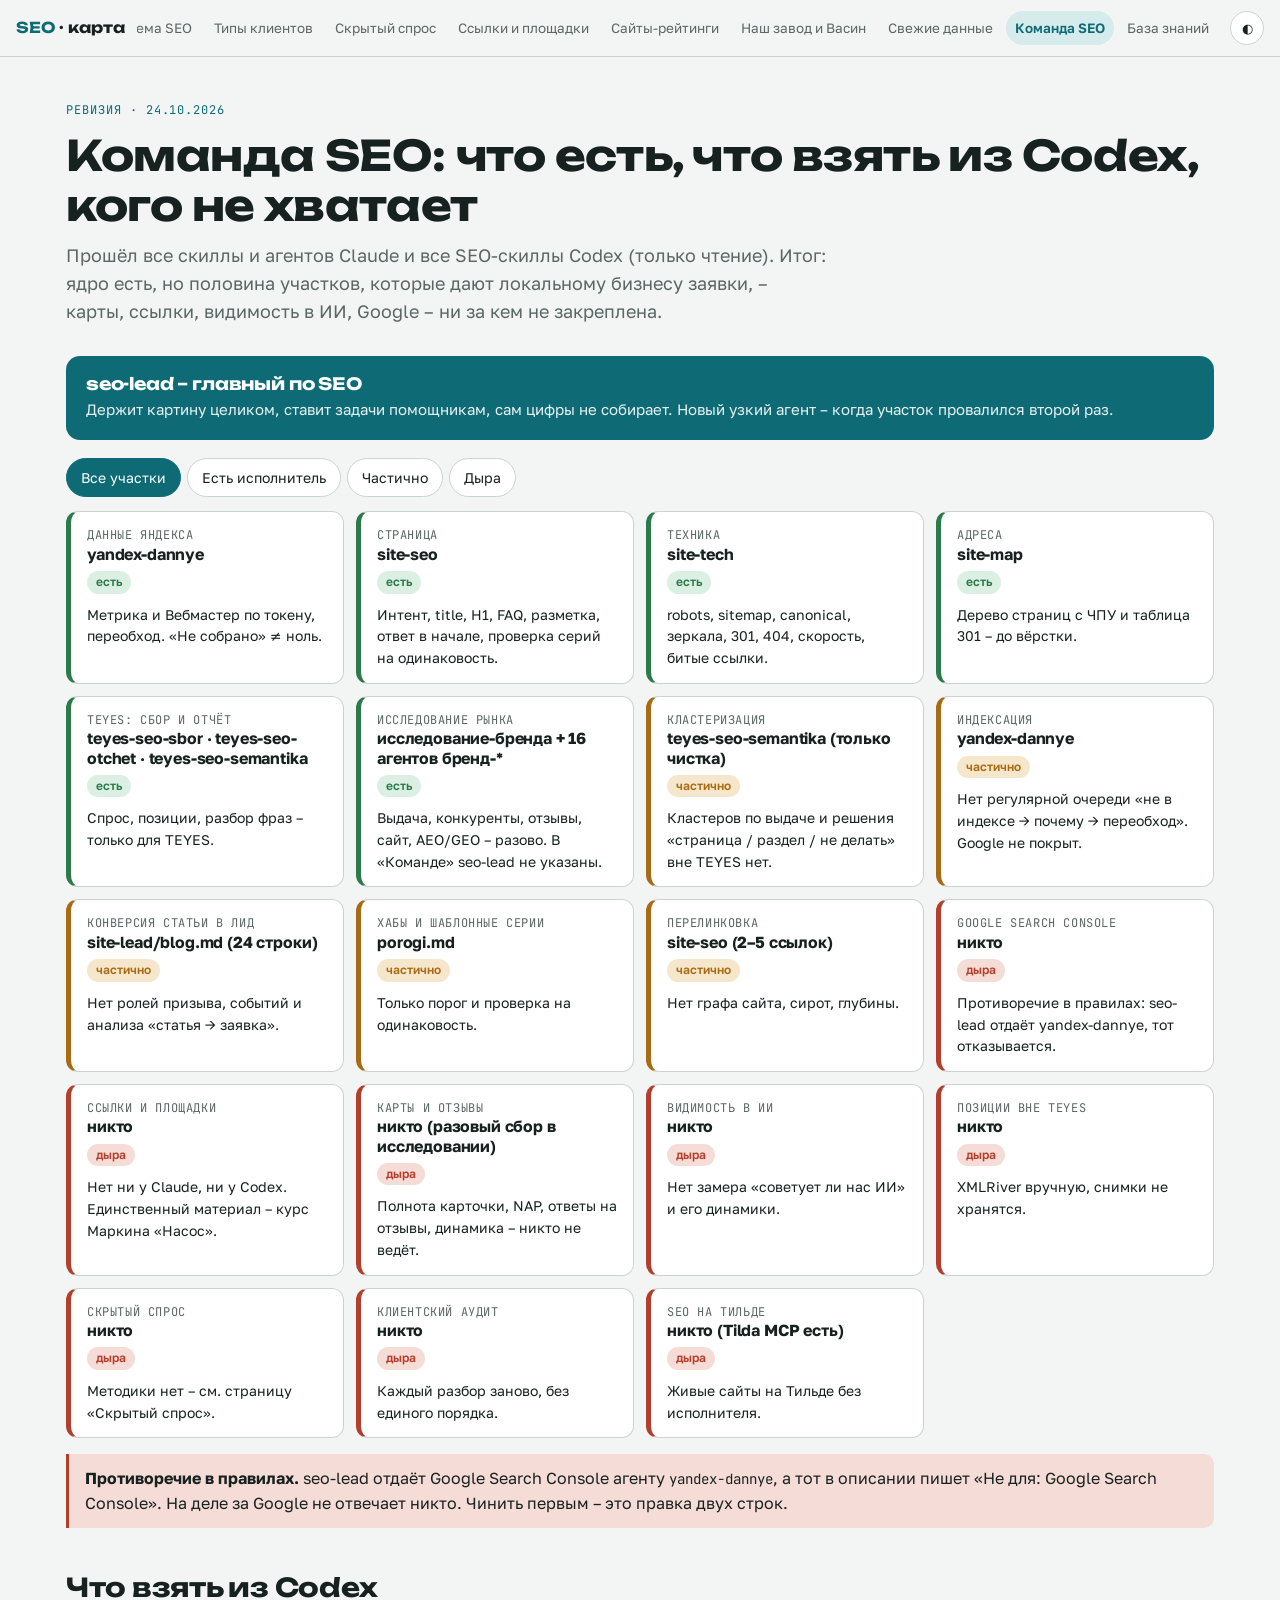
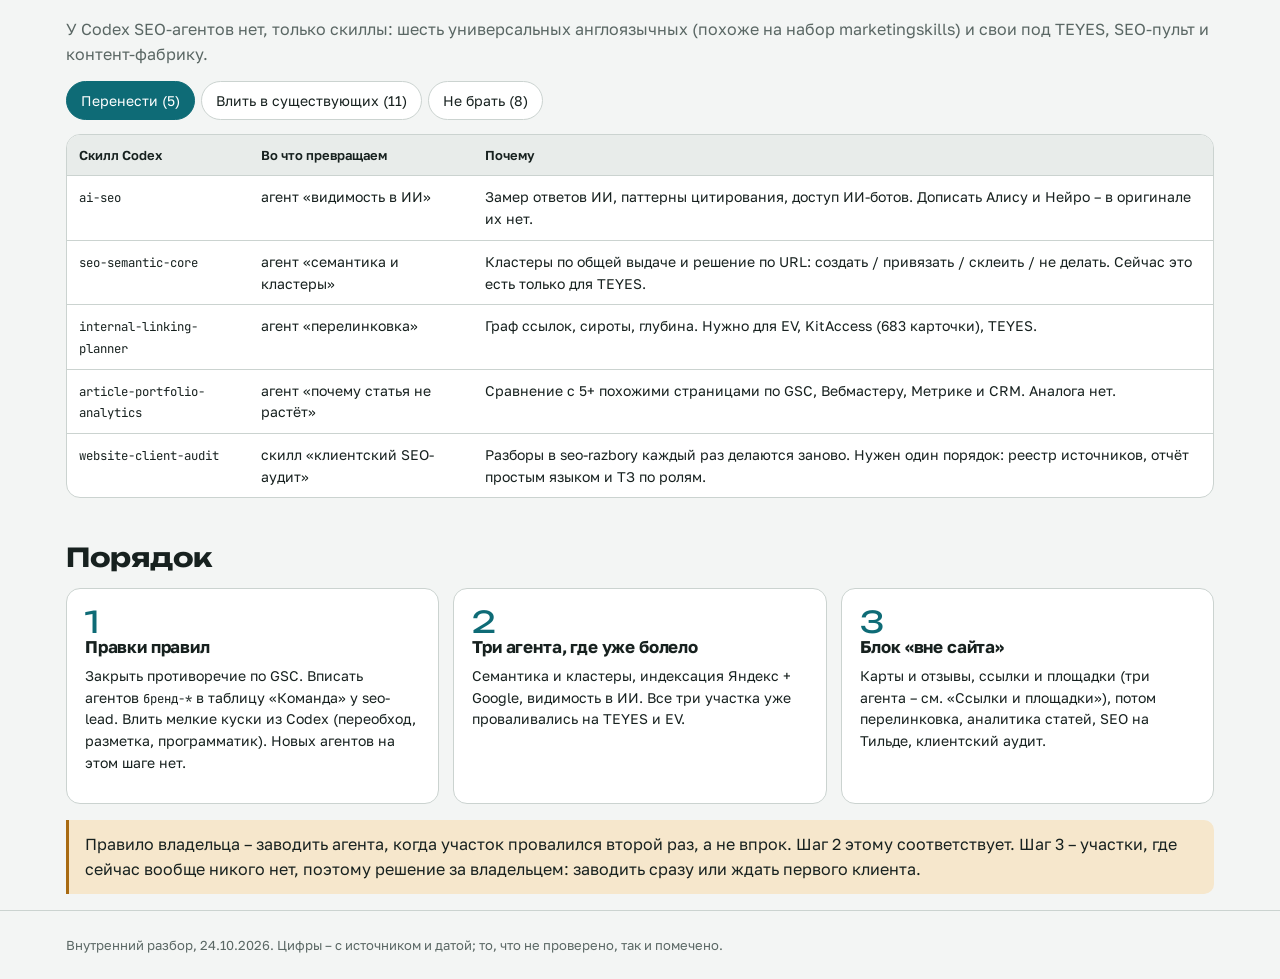
<file: komanda/index.html>
<!doctype html>
<html lang="ru" data-root="../" data-page="komanda/">
<head>
<meta charset="utf-8">
<meta name="viewport" content="width=device-width,initial-scale=1">
<meta name="robots" content="noindex,nofollow">
<title>Команда SEO</title>
<link rel="stylesheet" href="../assets/style.css">
<style>
.org{display:grid;gap:12px;grid-template-columns:repeat(auto-fill,minmax(250px,1fr))}
.role{background:var(--surface);border:1px solid var(--line);border-left:5px solid var(--line);border-radius:12px;padding:14px 16px}
.role.ok{border-left-color:var(--ok)}.role.part{border-left-color:var(--part)}.role.bad{border-left-color:var(--bad)}
.role h3{margin:0 0 4px;font-size:16px}
.role .area{font-size:12px;color:var(--muted);font-family:var(--f-mono);text-transform:uppercase;letter-spacing:.05em}
.role p{font-size:14px;margin:6px 0 0}
.role[hidden]{display:none}
.boss{background:var(--accent);color:#fff;border-radius:14px;padding:18px 20px;margin:10px 0 18px}
.boss h3{margin:0 0 4px;color:#fff;font-family:var(--f-display)}
.boss p{margin:0;opacity:.9;font-size:15px}
</style>
</head>
<body>
<main class="wrap">
<header class="hero">
  <div class="kicker">Ревизия · 24.10.2026</div>
  <h1>Команда SEO: что есть, что взять из Codex, кого не хватает</h1>
  <p class="lead">Прошёл все скиллы и агентов Claude и все SEO-скиллы Codex (только чтение). Итог: ядро есть, но половина участков, которые дают локальному бизнесу заявки, – карты, ссылки, видимость в ИИ, Google – ни за кем не закреплена.</p>
</header>

<div class="boss"><h3>seo-lead – главный по SEO</h3><p>Держит картину целиком, ставит задачи помощникам, сам цифры не собирает. Новый узкий агент – когда участок провалился второй раз.</p></div>

<div class="tabs" data-group="f" role="tablist">
  <button data-tab="all">Все участки</button>
  <button data-tab="ok">Есть исполнитель</button>
  <button data-tab="part">Частично</button>
  <button data-tab="bad">Дыра</button>
</div>
<div class="org" id="org"></div>

<div class="note bad"><b>Противоречие в правилах.</b> seo-lead отдаёт Google Search Console агенту <code>yandex-dannye</code>, а тот в описании пишет «Не для: Google Search Console». На деле за Google не отвечает никто. Чинить первым – это правка двух строк.</div>

<h2>Что взять из Codex</h2>
<p class="muted">У Codex SEO-агентов нет, только скиллы: шесть универсальных англоязычных (похоже на набор marketingskills) и свои под TEYES, SEO-пульт и контент-фабрику.</p>
<div class="tabs" data-group="cx" role="tablist">
  <button data-tab="take">Перенести (5)</button>
  <button data-tab="merge">Влить в существующих (11)</button>
  <button data-tab="no">Не брать (8)</button>
</div>
<div class="panel" data-group="cx" data-tab="take"><div class="tbl"><table>
<tr><th>Скилл Codex</th><th>Во что превращаем</th><th>Почему</th></tr>
<tr><td><code>ai-seo</code></td><td>агент «видимость в ИИ»</td><td>Замер ответов ИИ, паттерны цитирования, доступ ИИ-ботов. Дописать Алису и Нейро – в оригинале их нет.</td></tr>
<tr><td><code>seo-semantic-core</code></td><td>агент «семантика и кластеры»</td><td>Кластеры по общей выдаче и решение по URL: создать / привязать / склеить / не делать. Сейчас это есть только для TEYES.</td></tr>
<tr><td><code>internal-linking-planner</code></td><td>агент «перелинковка»</td><td>Граф ссылок, сироты, глубина. Нужно для EV, KitAccess (683 карточки), TEYES.</td></tr>
<tr><td><code>article-portfolio-analytics</code></td><td>агент «почему статья не растёт»</td><td>Сравнение с 5+ похожими страницами по GSC, Вебмастеру, Метрике и CRM. Аналога нет.</td></tr>
<tr><td><code>website-client-audit</code></td><td>скилл «клиентский SEO-аудит»</td><td>Разборы в seo-razbory каждый раз делаются заново. Нужен один порядок: реестр источников, отчёт простым языком и ТЗ по ролям.</td></tr>
</table></div></div>
<div class="panel" data-group="cx" data-tab="merge"><div class="tbl"><table>
<tr><th>Скилл Codex</th><th>Куда</th><th>Что берём</th></tr>
<tr><td><code>google-sitemap-signal</code>, <code>search-page-impressions</code></td><td>агент индексации / GSC</td><td>«Переобход Google» – это повторная отправка sitemap, а не Indexing API; «0 показов ≠ не проверено»</td></tr>
<tr><td><code>yandex-webmaster-recrawl</code></td><td>yandex-dannye</td><td>«Переобход выполнен ≠ страница в индексе», квота</td></tr>
<tr><td><code>seo-orchestrator-core</code></td><td>seo-lead</td><td>8 слоёв проверки страницы; OG, Schema и llms.txt – разные вещи</td></tr>
<tr><td><code>programmatic-seo</code></td><td>seo-lead/porogi.md</td><td>Ограничители для шаблонных серий (хабы марок и моделей)</td></tr>
<tr><td><code>seo-content-verifier</code>, <code>teyes-seo-release-gate</code></td><td>site-seo</td><td>Каждая фраза на странице – с доказательством; без «инвентаря ключей»</td></tr>
<tr><td><code>schema</code></td><td>site-seo</td><td>Справочник примеров JSON-LD</td></tr>
<tr><td><code>seo-audit</code></td><td>site-tech</td><td>JSON-LD, который вставляется скриптом, hreflang по надобности</td></tr>
<tr><td><code>teyes-article-conversion-ux</code></td><td>site-lead/blog.md</td><td>4 роли призыва в статье: в тексте, по смыслу, в конце, липкий; события в Метрике. Это и есть «прочтение → лид»</td></tr>
<tr><td><code>content-strategy</code></td><td>будущий агент контент-плана</td><td>Опоры и кластеры тем по стадиям покупки</td></tr>
<tr><td><code>tilda-seo-administrator</code></td><td>агент «SEO на Тильде»</td><td>16 настроек SEO Тильды, запись только после «да»</td></tr>
<tr><td><code>pbn-site-system-alexey-borovikov</code></td><td>справочники новых агентов</td><td>Сам скилл – система сеток сайтов (риск спама), не берём. Но внутри сильные правила: локальное SEO, кластеризация, цитируемость ИИ, контроль индексации</td></tr>
</table></div></div>
<div class="panel" data-group="cx" data-tab="no"><div class="tbl"><table>
<tr><th>Скилл Codex</th><th>Почему не берём</th></tr>
<tr><td><code>seo-content-orchestrator</code>, <code>service-article-structure</code></td><td>Тяжёлые, привязаны к Case Studio (её не трогаем)</td></tr>
<tr><td><code>site-architecture</code></td><td>Дублирует site-map</td></tr>
<tr><td><code>seo-landing-ux</code></td><td>Дублирует marketolog и site-landing</td></tr>
<tr><td><code>seo-pulse-capability-router</code></td><td>Завязан на SEO-пульт; роутер – это таблица «Команда» у seo-lead</td></tr>
<tr><td><code>course-knowledge-router</code></td><td>Карту курсов берём как источник для агента ссылок, сам скилл не нужен</td></tr>
<tr><td><code>website-proofreader</code>, <code>publish-tilda-feed-article</code>, <code>tilda-publication-safety</code></td><td>Вычитка и выкладка в Тильду – не задачи SEO</td></tr>
</table></div></div>

<h2>Порядок</h2>
<div class="grid g3">
  <div class="card"><div class="num">1</div><h3>Правки правил</h3><p class="small">Закрыть противоречие по GSC. Вписать агентов <code>бренд-*</code> в таблицу «Команда» у seo-lead. Влить мелкие куски из Codex (переобход, разметка, программатик). Новых агентов на этом шаге нет.</p></div>
  <div class="card"><div class="num">2</div><h3>Три агента, где уже болело</h3><p class="small">Семантика и кластеры, индексация Яндекс + Google, видимость в ИИ. Все три участка уже проваливались на TEYES и EV.</p></div>
  <div class="card"><div class="num">3</div><h3>Блок «вне сайта»</h3><p class="small">Карты и отзывы, ссылки и площадки (три агента – см. «Ссылки и площадки»), потом перелинковка, аналитика статей, SEO на Тильде, клиентский аудит.</p></div>
</div>
<div class="note warn">Правило владельца – заводить агента, когда участок провалился второй раз, а не впрок. Шаг 2 этому соответствует. Шаг 3 – участки, где сейчас вообще никого нет, поэтому решение за владельцем: заводить сразу или ждать первого клиента.</div>
</main>

<script>
const R = [
  ["ok","Данные Яндекса","yandex-dannye","Метрика и Вебмастер по токену, переобход. «Не собрано» ≠ ноль."],
  ["ok","Страница","site-seo","Интент, title, H1, FAQ, разметка, ответ в начале, проверка серий на одинаковость."],
  ["ok","Техника","site-tech","robots, sitemap, canonical, зеркала, 301, 404, скорость, битые ссылки."],
  ["ok","Адреса","site-map","Дерево страниц с ЧПУ и таблица 301 – до вёрстки."],
  ["ok","TEYES: сбор и отчёт","teyes-seo-sbor · teyes-seo-otchet · teyes-seo-semantika","Спрос, позиции, разбор фраз – только для TEYES."],
  ["ok","Исследование рынка","исследование-бренда + 16 агентов бренд-*","Выдача, конкуренты, отзывы, сайт, AEO/GEO – разово. В «Команде» seo-lead не указаны."],
  ["part","Кластеризация","teyes-seo-semantika (только чистка)","Кластеров по выдаче и решения «страница / раздел / не делать» вне TEYES нет."],
  ["part","Индексация","yandex-dannye","Нет регулярной очереди «не в индексе → почему → переобход». Google не покрыт."],
  ["part","Конверсия статьи в лид","site-lead/blog.md (24 строки)","Нет ролей призыва, событий и анализа «статья → заявка»."],
  ["part","Хабы и шаблонные серии","porogi.md","Только порог и проверка на одинаковость."],
  ["part","Перелинковка","site-seo (2–5 ссылок)","Нет графа сайта, сирот, глубины."],
  ["bad","Google Search Console","никто","Противоречие в правилах: seo-lead отдаёт yandex-dannye, тот отказывается."],
  ["bad","Ссылки и площадки","никто","Нет ни у Claude, ни у Codex. Единственный материал – курс Маркина «Насос»."],
  ["bad","Карты и отзывы","никто (разовый сбор в исследовании)","Полнота карточки, NAP, ответы на отзывы, динамика – никто не ведёт."],
  ["bad","Видимость в ИИ","никто","Нет замера «советует ли нас ИИ» и его динамики."],
  ["bad","Позиции вне TEYES","никто","XMLRiver вручную, снимки не хранятся."],
  ["bad","Скрытый спрос","никто","Методики нет – см. страницу «Скрытый спрос»."],
  ["bad","Клиентский аудит","никто","Каждый разбор заново, без единого порядка."],
  ["bad","SEO на Тильде","никто (Tilda MCP есть)","Живые сайты на Тильде без исполнителя."],
];
const org=document.getElementById("org"), lab={ok:"есть",part:"частично",bad:"дыра"};
R.forEach(([s,a,w,p])=>{const d=document.createElement("div");d.className="role "+s;d.dataset.s=s;
 d.innerHTML=`<div class="area">${a}</div><h3>${w}</h3><span class="tag ${s}">${lab[s]}</span><p>${p}</p>`;org.appendChild(d);});
document.addEventListener("click",e=>{const b=e.target.closest('.tabs[data-group="f"] button');if(!b)return;
 org.querySelectorAll(".role").forEach(r=>r.hidden=!(b.dataset.tab==="all"||r.dataset.s===b.dataset.tab));});
</script>
<script src="../assets/site.js"></script>
</body>
</html>
</file>
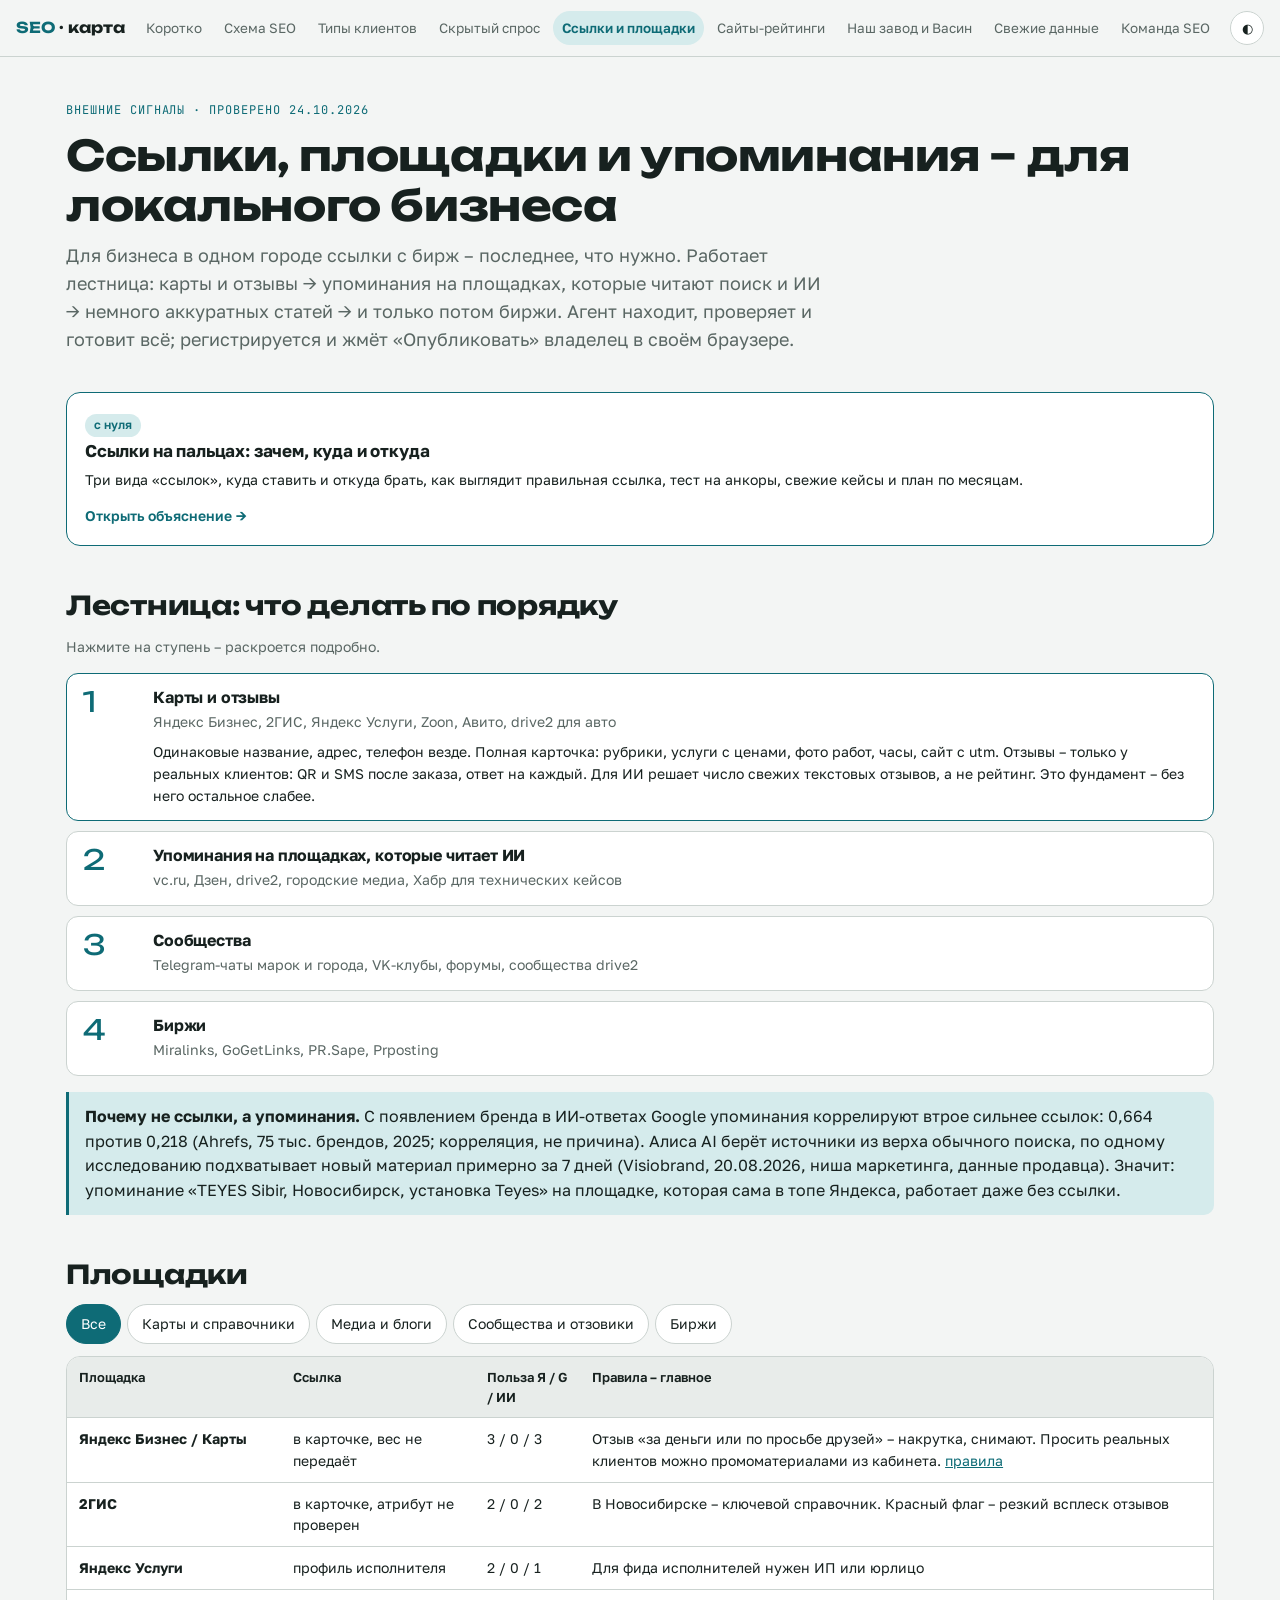
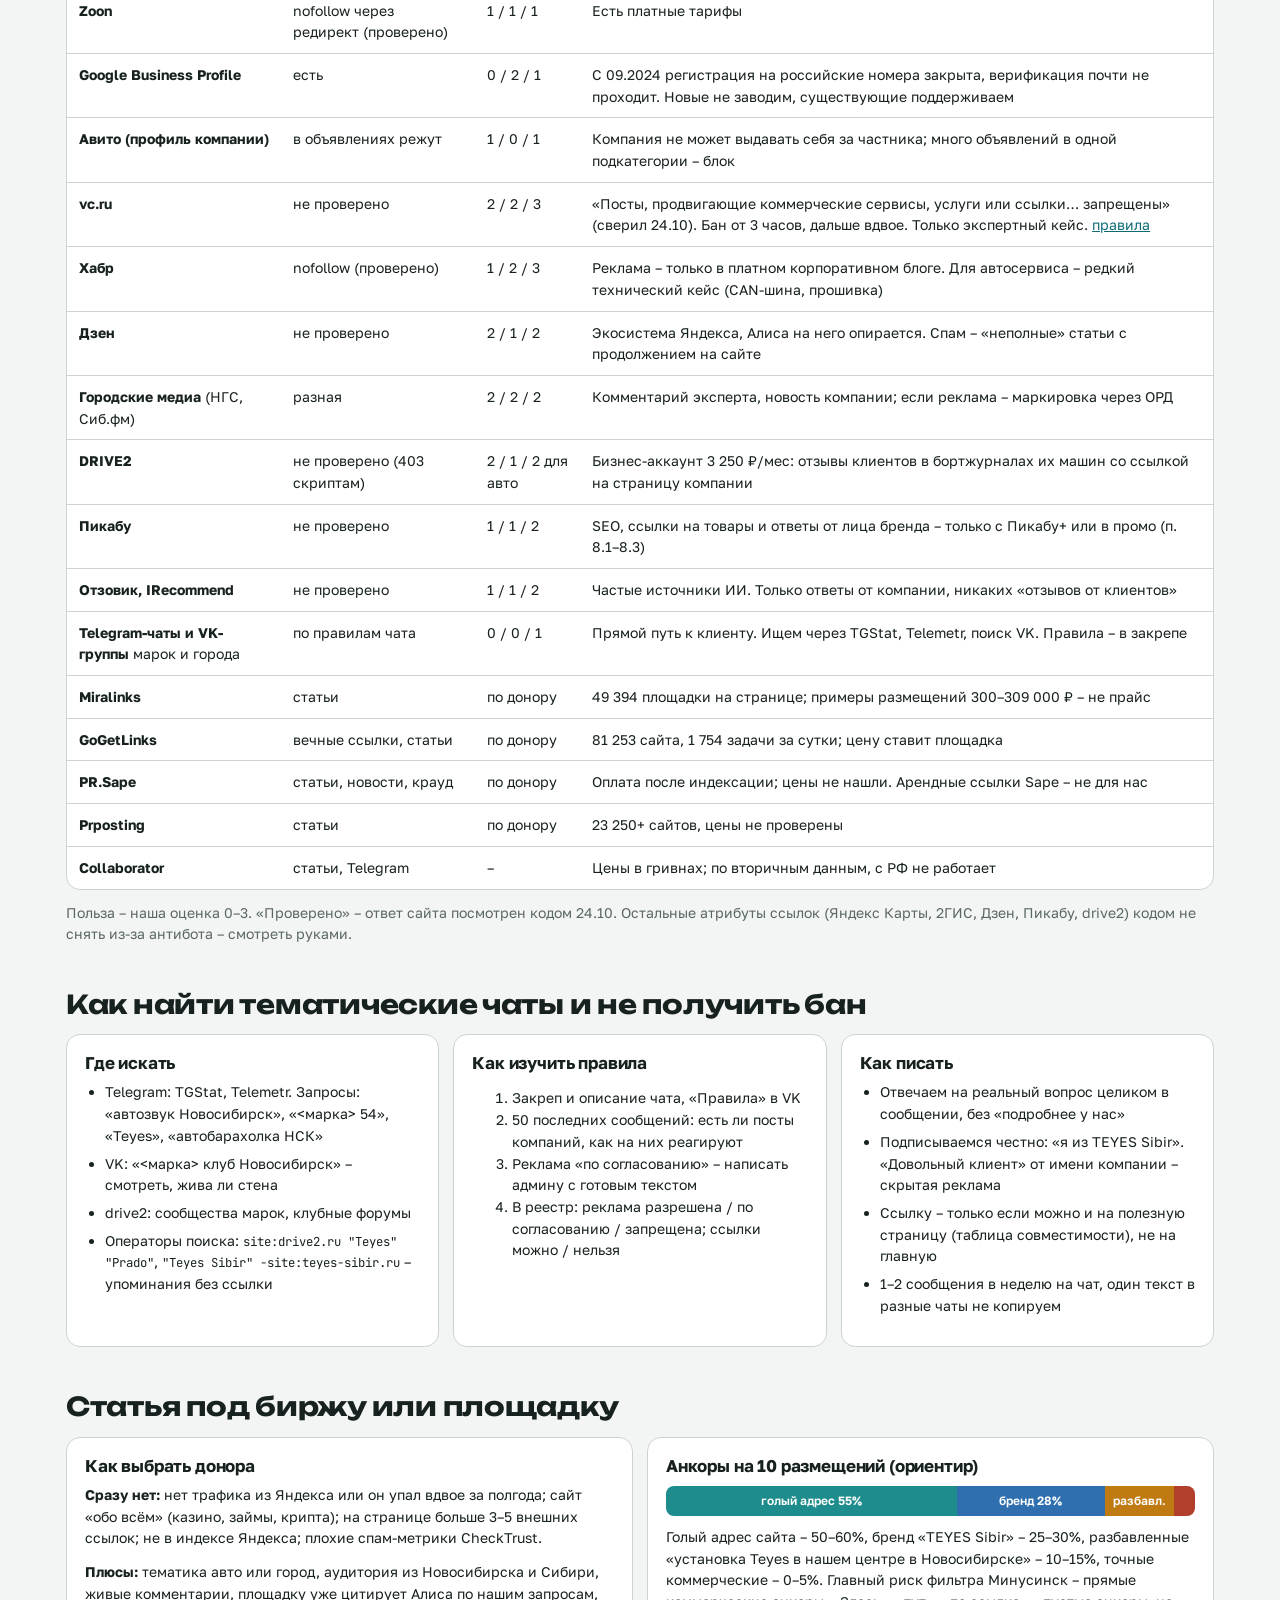
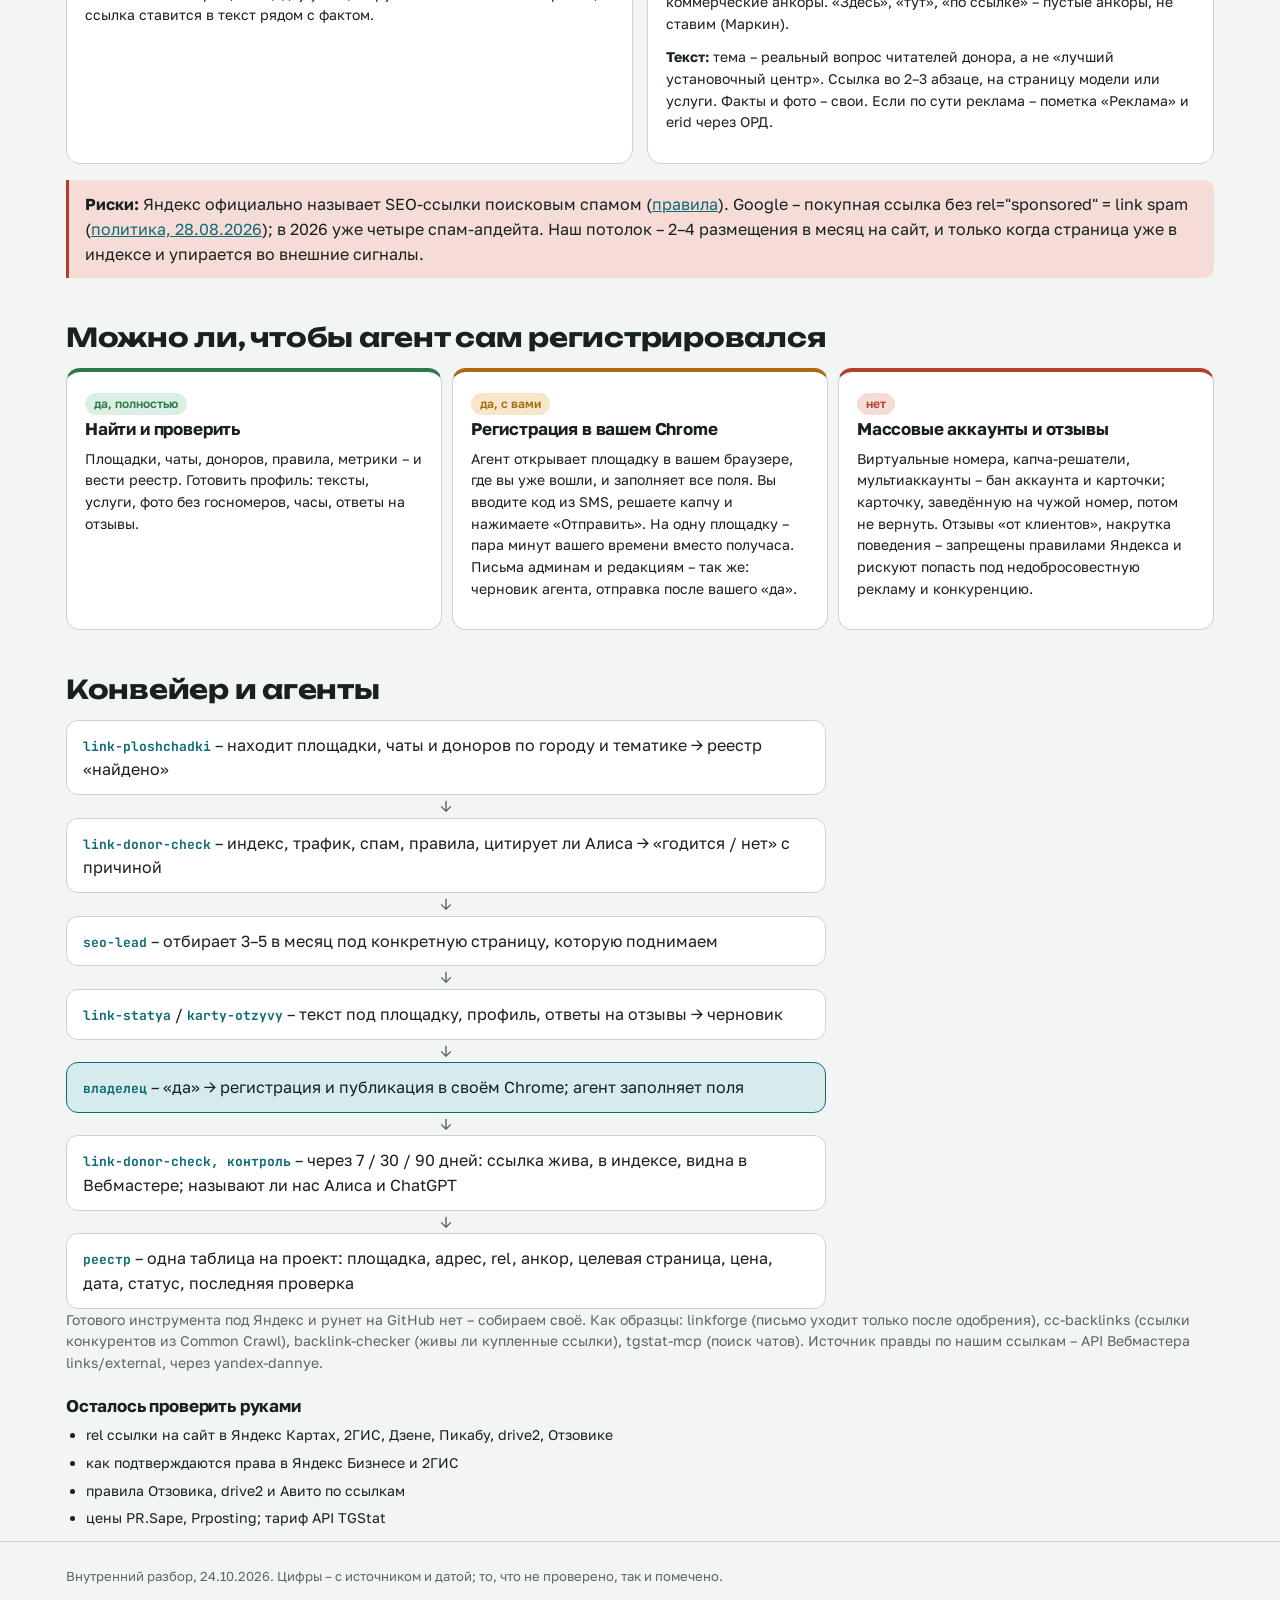
<file: linkbilding/index.html>
<!doctype html>
<html lang="ru" data-root="../" data-page="linkbilding/">
<head>
<meta charset="utf-8">
<meta name="viewport" content="width=device-width,initial-scale=1">
<meta name="robots" content="noindex,nofollow">
<title>Ссылки и площадки</title>
<link rel="stylesheet" href="../assets/style.css">
<style>
.ladder{display:grid;gap:10px;margin:16px 0}
.step{display:grid;grid-template-columns:56px 1fr;gap:14px;background:var(--surface);border:1px solid var(--line);border-radius:12px;padding:14px 16px;cursor:pointer}
.step .lv{font-family:var(--f-display);font-size:28px;color:var(--accent);line-height:1}
.step h3{margin:0 0 4px;font-size:16px}
.step .more{display:none;font-size:14px;margin-top:8px}
.step.open{border-color:var(--accent)} .step.open .more{display:block}
.fl{display:flex;flex-wrap:wrap;gap:6px;margin:10px 0}
tr[hidden]{display:none}
.can{display:grid;gap:10px;grid-template-columns:repeat(auto-fit,minmax(260px,1fr))}
.can .card{border-top:4px solid var(--line)}
.can .ok{border-top-color:var(--ok)} .can .part{border-top-color:var(--part)} .can .bad{border-top-color:var(--bad)}
.pipe{display:flex;flex-direction:column;gap:0;max-width:760px}
.pipe .p{background:var(--surface);border:1px solid var(--line);border-radius:12px;padding:12px 16px}
.pipe .p.own{background:var(--accent-soft);border-color:var(--accent)}
.pipe .p b{font-family:var(--f-mono);font-size:13px;color:var(--accent)}
.pipe .a{text-align:center;color:var(--muted);line-height:1.4}
.anc{display:flex;height:30px;border-radius:8px;overflow:hidden;margin:10px 0;font-size:12px;font-weight:600;color:#fff}
.anc div{display:flex;align-items:center;justify-content:center;white-space:nowrap;overflow:hidden}
</style>
</head>
<body>
<main class="wrap">
<header class="hero">
  <div class="kicker">Внешние сигналы · проверено 24.10.2026</div>
  <h1>Ссылки, площадки и упоминания – для локального бизнеса</h1>
  <p class="lead">Для бизнеса в одном городе ссылки с бирж – последнее, что нужно. Работает лестница: карты и отзывы → упоминания на площадках, которые читают поиск и ИИ → немного аккуратных статей → и только потом биржи. Агент находит, проверяет и готовит всё; регистрируется и жмёт «Опубликовать» владелец в своём браузере.</p>
</header>

<a class="card" href="prosto/" style="margin:18px 0;border-color:var(--accent)"><span class="tag acc">с нуля</span><h3>Ссылки на пальцах: зачем, куда и откуда</h3><p class="small">Три вида «ссылок», куда ставить и откуда брать, как выглядит правильная ссылка, тест на анкоры, свежие кейсы и план по месяцам.</p><span class="go">Открыть объяснение →</span></a>
<h2>Лестница: что делать по порядку</h2>
<p class="muted small">Нажмите на ступень – раскроется подробно.</p>
<div class="ladder" id="ladder"></div>

<div class="note"><b>Почему не ссылки, а упоминания.</b> С появлением бренда в ИИ-ответах Google упоминания коррелируют втрое сильнее ссылок: 0,664 против 0,218 (Ahrefs, 75 тыс. брендов, 2025; корреляция, не причина). Алиса AI берёт источники из верха обычного поиска, по одному исследованию подхватывает новый материал примерно за 7 дней (Visiobrand, 20.08.2026, ниша маркетинга, данные продавца). Значит: упоминание «TEYES Sibir, Новосибирск, установка Teyes» на площадке, которая сама в топе Яндекса, работает даже без ссылки.</div>

<h2>Площадки</h2>
<div class="fl" id="pf">
  <button class="chip" aria-pressed="true" data-f="all">Все</button>
  <button class="chip" aria-pressed="false" data-f="map">Карты и справочники</button>
  <button class="chip" aria-pressed="false" data-f="media">Медиа и блоги</button>
  <button class="chip" aria-pressed="false" data-f="ugc">Сообщества и отзовики</button>
  <button class="chip" aria-pressed="false" data-f="ex">Биржи</button>
</div>
<div class="tbl"><table id="pt">
<tr><th>Площадка</th><th>Ссылка</th><th>Польза Я / G / ИИ</th><th>Правила – главное</th></tr>
<tr data-f="map"><td><b>Яндекс Бизнес / Карты</b></td><td>в карточке, вес не передаёт</td><td>3 / 0 / 3</td><td>Отзыв «за деньги или по просьбе друзей» – накрутка, снимают. Просить реальных клиентов можно промоматериалами из кабинета. <a href="https://yandex.ru/support/reviews/ru/rules" target="_blank" rel="noopener">правила</a></td></tr>
<tr data-f="map"><td><b>2ГИС</b></td><td>в карточке, атрибут не проверен</td><td>2 / 0 / 2</td><td>В Новосибирске – ключевой справочник. Красный флаг – резкий всплеск отзывов</td></tr>
<tr data-f="map"><td><b>Яндекс Услуги</b></td><td>профиль исполнителя</td><td>2 / 0 / 1</td><td>Для фида исполнителей нужен ИП или юрлицо</td></tr>
<tr data-f="map"><td><b>Zoon</b></td><td>nofollow через редирект (проверено)</td><td>1 / 1 / 1</td><td>Есть платные тарифы</td></tr>
<tr data-f="map"><td><b>Google Business Profile</b></td><td>есть</td><td>0 / 2 / 1</td><td>С 09.2024 регистрация на российские номера закрыта, верификация почти не проходит. Новые не заводим, существующие поддерживаем</td></tr>
<tr data-f="map"><td><b>Авито (профиль компании)</b></td><td>в объявлениях режут</td><td>1 / 0 / 1</td><td>Компания не может выдавать себя за частника; много объявлений в одной подкатегории – блок</td></tr>
<tr data-f="media"><td><b>vc.ru</b></td><td>не проверено</td><td>2 / 2 / 3</td><td>«Посты, продвигающие коммерческие сервисы, услуги или ссылки… запрещены» (сверил 24.10). Бан от 3 часов, дальше вдвое. Только экспертный кейс. <a href="https://vc.ru/rules" target="_blank" rel="noopener">правила</a></td></tr>
<tr data-f="media"><td><b>Хабр</b></td><td>nofollow (проверено)</td><td>1 / 2 / 3</td><td>Реклама – только в платном корпоративном блоге. Для автосервиса – редкий технический кейс (CAN-шина, прошивка)</td></tr>
<tr data-f="media"><td><b>Дзен</b></td><td>не проверено</td><td>2 / 1 / 2</td><td>Экосистема Яндекса, Алиса на него опирается. Спам – «неполные» статьи с продолжением на сайте</td></tr>
<tr data-f="media"><td><b>Городские медиа</b> (НГС, Сиб.фм)</td><td>разная</td><td>2 / 2 / 2</td><td>Комментарий эксперта, новость компании; если реклама – маркировка через ОРД</td></tr>
<tr data-f="ugc"><td><b>DRIVE2</b></td><td>не проверено (403 скриптам)</td><td>2 / 1 / 2 для авто</td><td>Бизнес-аккаунт 3 250 ₽/мес: отзывы клиентов в бортжурналах их машин со ссылкой на страницу компании</td></tr>
<tr data-f="ugc"><td><b>Пикабу</b></td><td>не проверено</td><td>1 / 1 / 2</td><td>SEO, ссылки на товары и ответы от лица бренда – только с Пикабу+ или в промо (п. 8.1–8.3)</td></tr>
<tr data-f="ugc"><td><b>Отзовик, IRecommend</b></td><td>не проверено</td><td>1 / 1 / 2</td><td>Частые источники ИИ. Только ответы от компании, никаких «отзывов от клиентов»</td></tr>
<tr data-f="ugc"><td><b>Telegram-чаты и VK-группы</b> марок и города</td><td>по правилам чата</td><td>0 / 0 / 1</td><td>Прямой путь к клиенту. Ищем через TGStat, Telemetr, поиск VK. Правила – в закрепе</td></tr>
<tr data-f="ex"><td><b>Miralinks</b></td><td>статьи</td><td>по донору</td><td>49 394 площадки на странице; примеры размещений 300–309 000 ₽ – не прайс</td></tr>
<tr data-f="ex"><td><b>GoGetLinks</b></td><td>вечные ссылки, статьи</td><td>по донору</td><td>81 253 сайта, 1 754 задачи за сутки; цену ставит площадка</td></tr>
<tr data-f="ex"><td><b>PR.Sape</b></td><td>статьи, новости, крауд</td><td>по донору</td><td>Оплата после индексации; цены не нашли. Арендные ссылки Sape – не для нас</td></tr>
<tr data-f="ex"><td><b>Prposting</b></td><td>статьи</td><td>по донору</td><td>23 250+ сайтов, цены не проверены</td></tr>
<tr data-f="ex"><td><b>Collaborator</b></td><td>статьи, Telegram</td><td>–</td><td>Цены в гривнах; по вторичным данным, с РФ не работает</td></tr>
</table></div>
<p class="small muted">Польза – наша оценка 0–3. «Проверено» – ответ сайта посмотрен кодом 24.10. Остальные атрибуты ссылок (Яндекс Карты, 2ГИС, Дзен, Пикабу, drive2) кодом не снять из-за антибота – смотреть руками.</p>

<h2>Как найти тематические чаты и не получить бан</h2>
<div class="grid g3">
  <div class="card"><h3>Где искать</h3><ul class="clean small">
    <li>Telegram: TGStat, Telemetr. Запросы: «автозвук Новосибирск», «&lt;марка&gt; 54», «Teyes», «автобарахолка НСК»</li>
    <li>VK: «&lt;марка&gt; клуб Новосибирск» – смотреть, жива ли стена</li>
    <li>drive2: сообщества марок, клубные форумы</li>
    <li>Операторы поиска: <code>site:drive2.ru "Teyes" "Prado"</code>, <code>"Teyes Sibir" -site:teyes-sibir.ru</code> – упоминания без ссылки</li>
  </ul></div>
  <div class="card"><h3>Как изучить правила</h3><ol class="clean small">
    <li>Закреп и описание чата, «Правила» в VK</li>
    <li>50 последних сообщений: есть ли посты компаний, как на них реагируют</li>
    <li>Реклама «по согласованию» – написать админу с готовым текстом</li>
    <li>В реестр: реклама разрешена / по согласованию / запрещена; ссылки можно / нельзя</li>
  </ol></div>
  <div class="card"><h3>Как писать</h3><ul class="clean small">
    <li>Отвечаем на реальный вопрос целиком в сообщении, без «подробнее у нас»</li>
    <li>Подписываемся честно: «я из TEYES Sibir». «Довольный клиент» от имени компании – скрытая реклама</li>
    <li>Ссылку – только если можно и на полезную страницу (таблица совместимости), не на главную</li>
    <li>1–2 сообщения в неделю на чат, один текст в разные чаты не копируем</li>
  </ul></div>
</div>

<h2>Статья под биржу или площадку</h2>
<div class="grid g2">
  <div class="card"><h3>Как выбрать донора</h3><p class="small"><b>Сразу нет:</b> нет трафика из Яндекса или он упал вдвое за полгода; сайт «обо всём» (казино, займы, крипта); на странице больше 3–5 внешних ссылок; не в индексе Яндекса; плохие спам-метрики CheckTrust.</p><p class="small"><b>Плюсы:</b> тематика авто или город, аудитория из Новосибирска и Сибири, живые комментарии, площадку уже цитирует Алиса по нашим запросам, ссылка ставится в текст рядом с фактом.</p></div>
  <div class="card"><h3>Анкоры на 10 размещений (ориентир)</h3>
    <div class="anc"><div style="width:55%;background:var(--l-geo)">голый адрес 55%</div><div style="width:28%;background:var(--l-seo)">бренд 28%</div><div style="width:13%;background:var(--l-loc)">разбавл.</div><div style="width:4%;background:var(--l-conv)"></div></div>
    <p class="small">Голый адрес сайта – 50–60%, бренд «TEYES Sibir» – 25–30%, разбавленные «установка Teyes в нашем центре в Новосибирске» – 10–15%, точные коммерческие – 0–5%. Главный риск фильтра Минусинск – прямые коммерческие анкоры. «Здесь», «тут», «по ссылке» – пустые анкоры, не ставим (Маркин).</p>
    <p class="small"><b>Текст:</b> тема – реальный вопрос читателей донора, а не «лучший установочный центр». Ссылка во 2–3 абзаце, на страницу модели или услуги. Факты и фото – свои. Если по сути реклама – пометка «Реклама» и erid через ОРД.</p></div>
</div>
<div class="note bad"><b>Риски:</b> Яндекс официально называет SEO-ссылки поисковым спамом (<a href="https://yandex.ru/company/rules/optimization" target="_blank" rel="noopener">правила</a>). Google – покупная ссылка без rel="sponsored" = link spam (<a href="https://developers.google.com/search/docs/essentials/spam-policies" target="_blank" rel="noopener">политика, 28.08.2026</a>); в 2026 уже четыре спам-апдейта. Наш потолок – 2–4 размещения в месяц на сайт, и только когда страница уже в индексе и упирается во внешние сигналы.</div>

<h2>Можно ли, чтобы агент сам регистрировался</h2>
<div class="can">
  <div class="card ok"><span class="tag ok">да, полностью</span><h3>Найти и проверить</h3><p class="small">Площадки, чаты, доноров, правила, метрики – и вести реестр. Готовить профиль: тексты, услуги, фото без госномеров, часы, ответы на отзывы.</p></div>
  <div class="card part"><span class="tag part">да, с вами</span><h3>Регистрация в вашем Chrome</h3><p class="small">Агент открывает площадку в вашем браузере, где вы уже вошли, и заполняет все поля. Вы вводите код из SMS, решаете капчу и нажимаете «Отправить». На одну площадку – пара минут вашего времени вместо получаса. Письма админам и редакциям – так же: черновик агента, отправка после вашего «да».</p></div>
  <div class="card bad"><span class="tag bad">нет</span><h3>Массовые аккаунты и отзывы</h3><p class="small">Виртуальные номера, капча-решатели, мультиаккаунты – бан аккаунта и карточки; карточку, заведённую на чужой номер, потом не вернуть. Отзывы «от клиентов», накрутка поведения – запрещены правилами Яндекса и рискуют попасть под недобросовестную рекламу и конкуренцию.</p></div>
</div>

<h2>Конвейер и агенты</h2>
<div class="pipe">
  <div class="p"><b>link-ploshchadki</b> – находит площадки, чаты и доноров по городу и тематике → реестр «найдено»</div><div class="a">↓</div>
  <div class="p"><b>link-donor-check</b> – индекс, трафик, спам, правила, цитирует ли Алиса → «годится / нет» с причиной</div><div class="a">↓</div>
  <div class="p"><b>seo-lead</b> – отбирает 3–5 в месяц под конкретную страницу, которую поднимаем</div><div class="a">↓</div>
  <div class="p"><b>link-statya</b> / <b>karty-otzyvy</b> – текст под площадку, профиль, ответы на отзывы → черновик</div><div class="a">↓</div>
  <div class="p own"><b>владелец</b> – «да» → регистрация и публикация в своём Chrome; агент заполняет поля</div><div class="a">↓</div>
  <div class="p"><b>link-donor-check, контроль</b> – через 7 / 30 / 90 дней: ссылка жива, в индексе, видна в Вебмастере; называют ли нас Алиса и ChatGPT</div><div class="a">↓</div>
  <div class="p"><b>реестр</b> – одна таблица на проект: площадка, адрес, rel, анкор, целевая страница, цена, дата, статус, последняя проверка</div>
</div>
<p class="small muted">Готового инструмента под Яндекс и рунет на GitHub нет – собираем своё. Как образцы: linkforge (письмо уходит только после одобрения), cc-backlinks (ссылки конкурентов из Common Crawl), backlink-checker (живы ли купленные ссылки), tgstat-mcp (поиск чатов). Источник правды по нашим ссылкам – API Вебмастера links/external, через yandex-dannye.</p>

<h3>Осталось проверить руками</h3>
<ul class="clean small"><li>rel ссылки на сайт в Яндекс Картах, 2ГИС, Дзене, Пикабу, drive2, Отзовике</li><li>как подтверждаются права в Яндекс Бизнесе и 2ГИС</li><li>правила Отзовика, drive2 и Авито по ссылкам</li><li>цены PR.Sape, Prposting; тариф API TGStat</li></ul>
</main>

<script>
const L=[
 ["Карты и отзывы","Яндекс Бизнес, 2ГИС, Яндекс Услуги, Zoon, Авито, drive2 для авто","Одинаковые название, адрес, телефон везде. Полная карточка: рубрики, услуги с ценами, фото работ, часы, сайт с utm. Отзывы – только у реальных клиентов: QR и SMS после заказа, ответ на каждый. Для ИИ решает число свежих текстовых отзывов, а не рейтинг. Это фундамент – без него остальное слабее."],
 ["Упоминания на площадках, которые читает ИИ","vc.ru, Дзен, drive2, городские медиа, Хабр для технических кейсов","1–2 экспертных материала в месяц: реальный кейс, разбор проблемы, сравнение. С упоминанием бренда и города; ссылка – как разрешают правила. Площадки, которые сами в топе Яндекса, – источник для Алисы."],
 ["Сообщества","Telegram-чаты марок и города, VK-клубы, форумы, сообщества drive2","Ответы на реальные вопросы от имени компании, по правилам чата. Даёт и прямых клиентов, и упоминания."],
 ["Биржи","Miralinks, GoGetLinks, PR.Sape, Prposting","Только когда первые три ступени сделаны, страница-цель в индексе и упирается во внешние сигналы. 2–4 размещения в месяц, донор – через проверку, анкоры – по плану."],
];
const ld=document.getElementById("ladder");
L.forEach(([h,w,m],i)=>{const d=document.createElement("div");d.className="step"+(i===0?" open":"");
 d.innerHTML=`<div class="lv">${i+1}</div><div><h3>${h}</h3><div class="small muted">${w}</div><div class="more">${m}</div></div>`;
 d.onclick=()=>d.classList.toggle("open");ld.appendChild(d);});
document.getElementById("pf").addEventListener("click",e=>{const c=e.target.closest(".chip");if(!c)return;
 document.querySelectorAll("#pf .chip").forEach(x=>x.setAttribute("aria-pressed",x===c));
 document.querySelectorAll("#pt tr[data-f]").forEach(r=>r.hidden=!(c.dataset.f==="all"||r.dataset.f===c.dataset.f));});
</script>
<script src="../assets/site.js"></script>
</body>
</html>
</file>
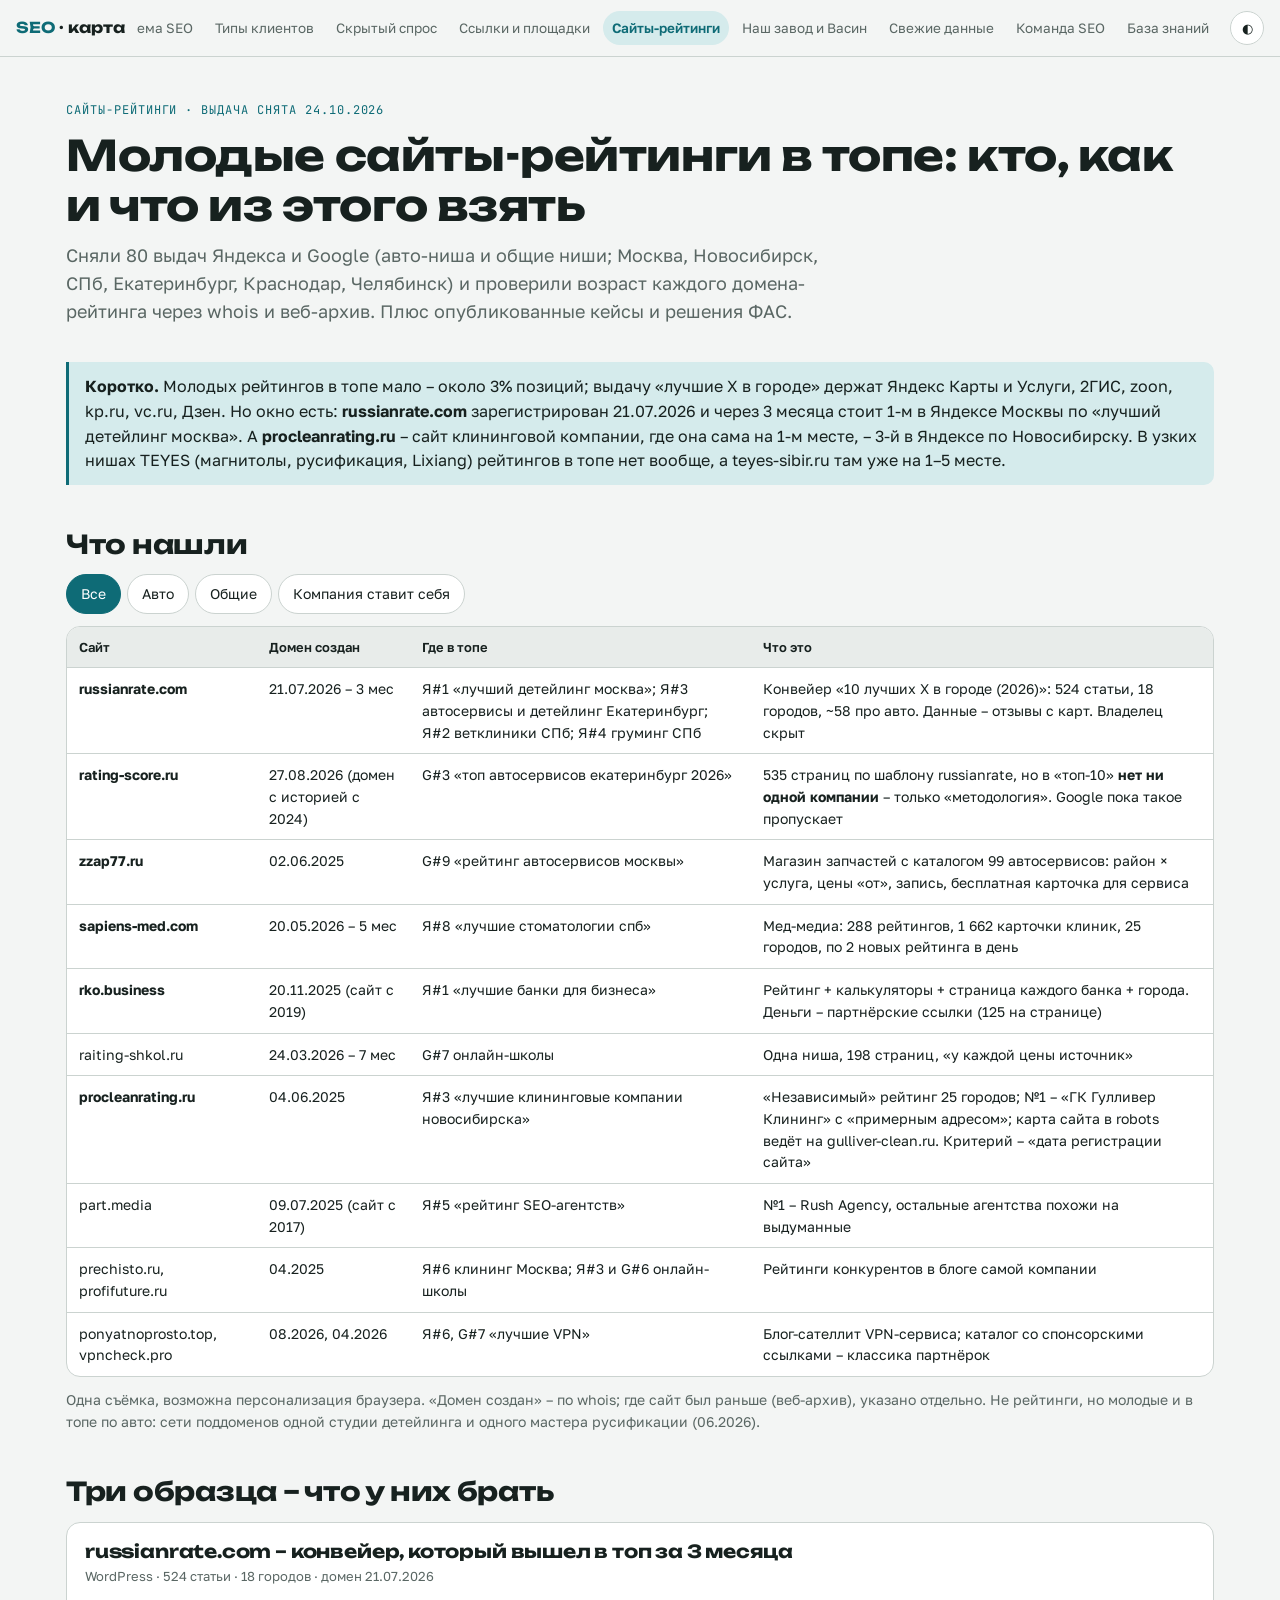
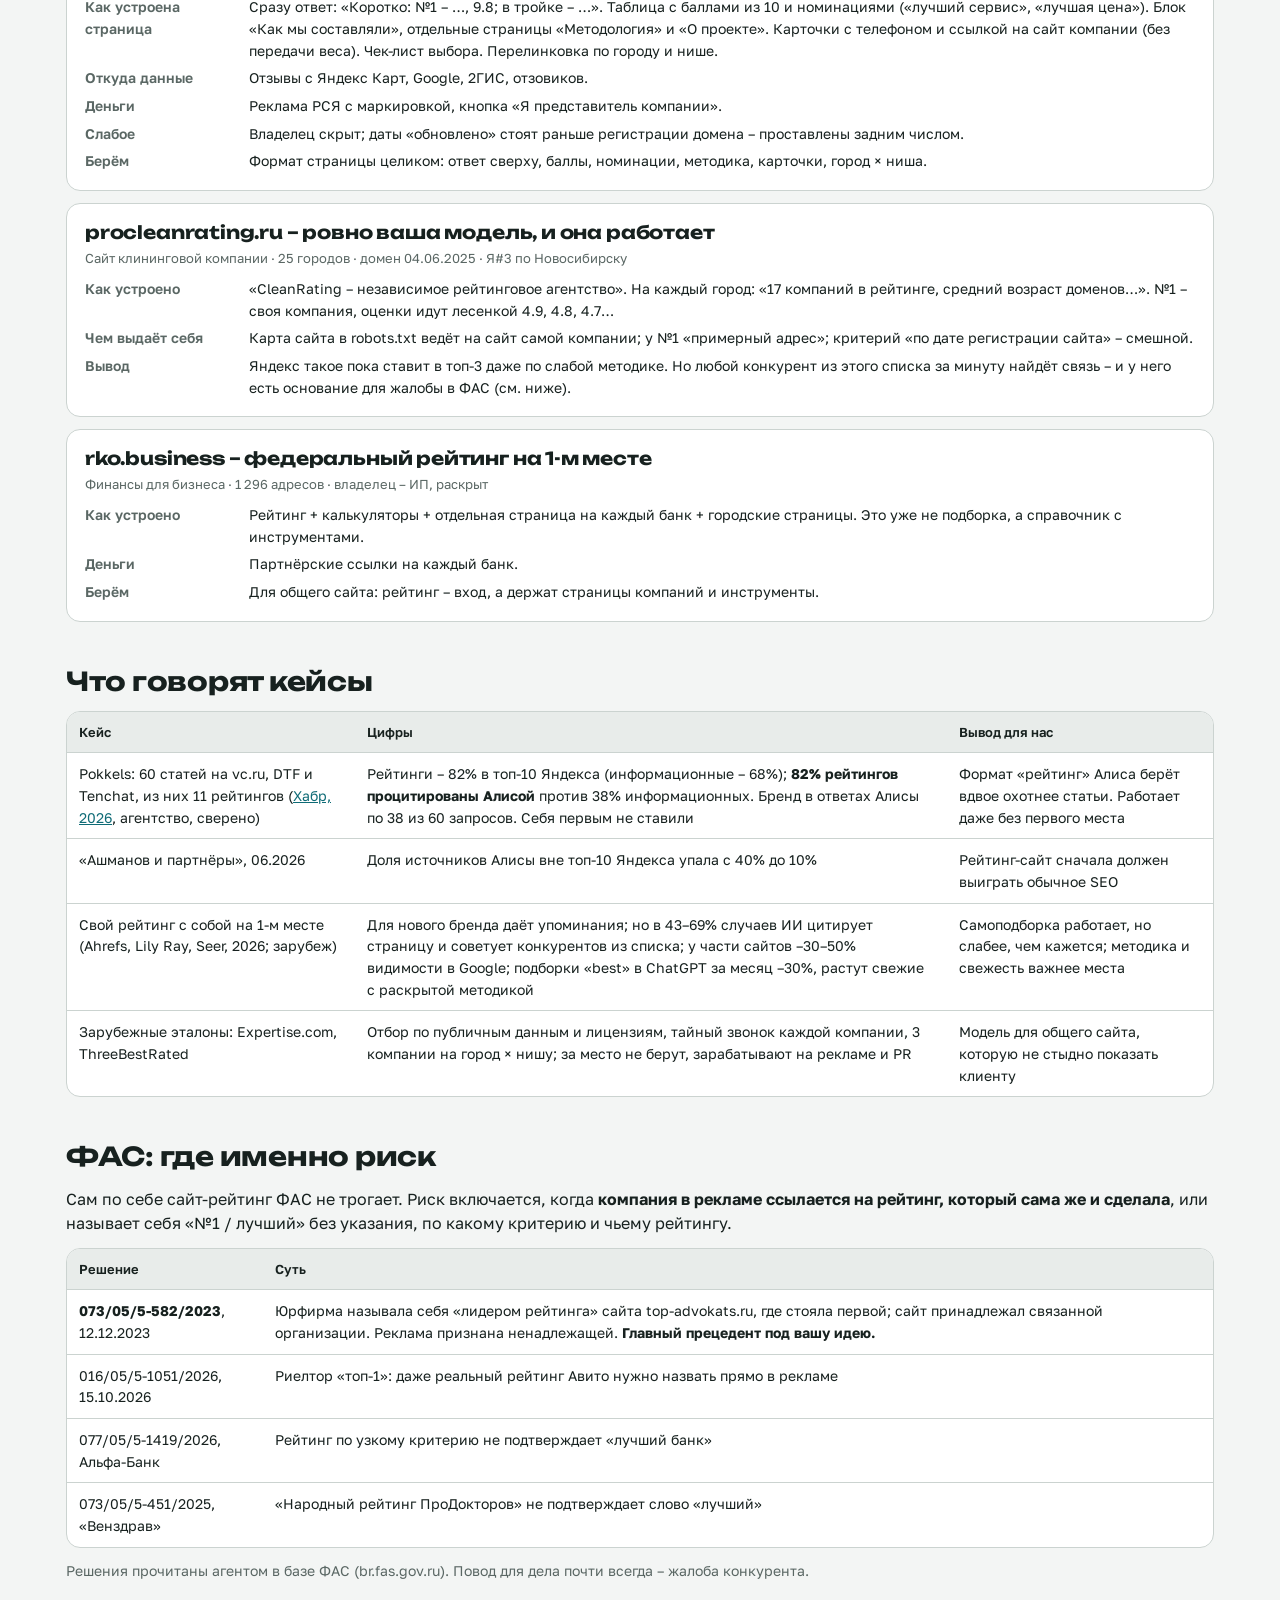
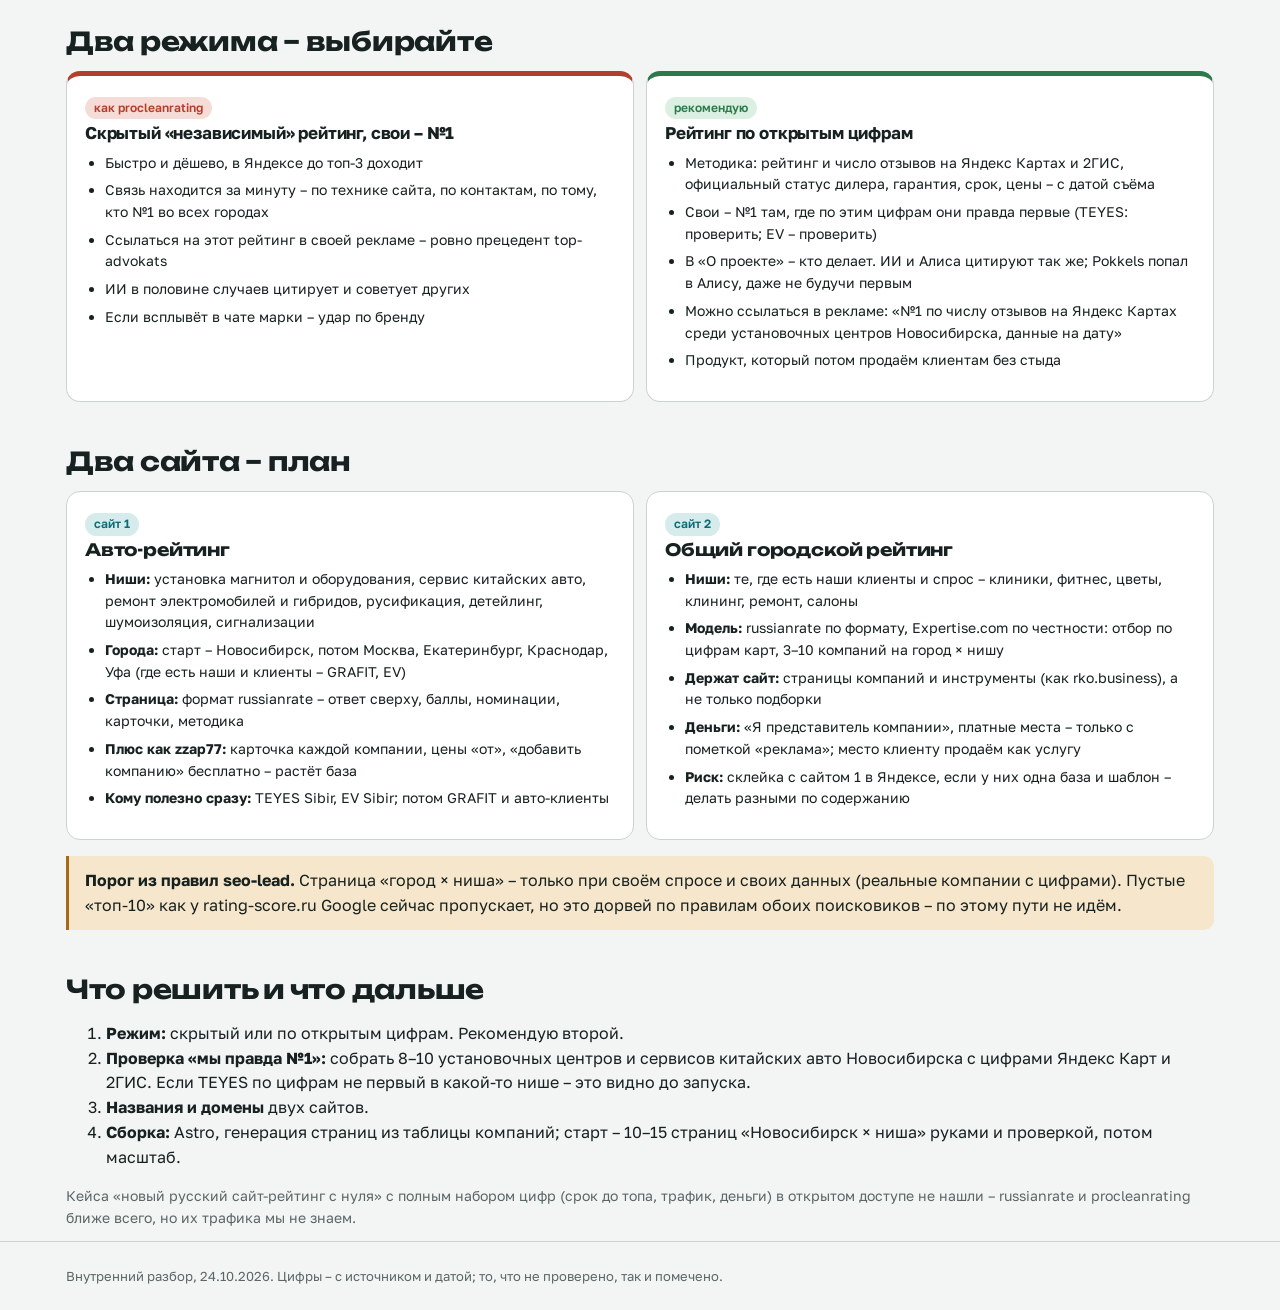
<file: reytingi/index.html>
<!doctype html>
<html lang="ru" data-root="../" data-page="reytingi/">
<head>
<meta charset="utf-8">
<meta name="viewport" content="width=device-width,initial-scale=1">
<meta name="robots" content="noindex,nofollow">
<title>Сайты-рейтинги</title>
<link rel="stylesheet" href="../assets/style.css">
<style>
.fl{display:flex;flex-wrap:wrap;gap:6px;margin:10px 0}
tr[hidden]{display:none}
.ex{background:var(--surface);border:1px solid var(--line);border-radius:var(--r);padding:18px;margin:12px 0}
.ex h3{margin:0 0 4px;font-family:var(--f-display);font-size:18px}
.ex .meta{font-size:13px;color:var(--muted);margin-bottom:10px}
.ex dl{display:grid;grid-template-columns:150px 1fr;gap:6px 14px;margin:0;font-size:14px}
.ex dt{color:var(--muted);font-weight:600}.ex dd{margin:0}
@media (max-width:640px){.ex dl{grid-template-columns:1fr}.ex dt{margin-top:6px}}
.mode{display:grid;grid-template-columns:1fr 1fr;gap:12px}
@media (max-width:760px){.mode{grid-template-columns:1fr}}
.mode .card{border-top:5px solid var(--line)}
.site2{display:grid;grid-template-columns:1fr 1fr;gap:12px}
@media (max-width:760px){.site2{grid-template-columns:1fr}}
.site2 .card h3{font-family:var(--f-display)}
</style>
</head>
<body>
<main class="wrap">
<header class="hero">
  <div class="kicker">Сайты-рейтинги · выдача снята 24.10.2026</div>
  <h1>Молодые сайты-рейтинги в топе: кто, как и что из этого взять</h1>
  <p class="lead">Сняли 80 выдач Яндекса и Google (авто-ниша и общие ниши; Москва, Новосибирск, СПб, Екатеринбург, Краснодар, Челябинск) и проверили возраст каждого домена-рейтинга через whois и веб-архив. Плюс опубликованные кейсы и решения ФАС.</p>
</header>

<div class="note"><b>Коротко.</b> Молодых рейтингов в топе мало – около 3% позиций; выдачу «лучшие X в городе» держат Яндекс Карты и Услуги, 2ГИС, zoon, kp.ru, vc.ru, Дзен. Но окно есть: <b>russianrate.com</b> зарегистрирован 21.07.2026 и через 3 месяца стоит 1-м в Яндексе Москвы по «лучший детейлинг москва». А <b>procleanrating.ru</b> – сайт клининговой компании, где она сама на 1-м месте, – 3-й в Яндексе по Новосибирску. В узких нишах TEYES (магнитолы, русификация, Lixiang) рейтингов в топе нет вообще, а teyes-sibir.ru там уже на 1–5 месте.</div>

<h2>Что нашли</h2>
<div class="fl" id="fl">
  <button class="chip" aria-pressed="true" data-f="all">Все</button>
  <button class="chip" aria-pressed="false" data-f="avto">Авто</button>
  <button class="chip" aria-pressed="false" data-f="obsh">Общие</button>
  <button class="chip" aria-pressed="false" data-f="sat">Компания ставит себя</button>
</div>
<div class="tbl"><table id="tb">
<tr><th>Сайт</th><th>Домен создан</th><th>Где в топе</th><th>Что это</th></tr>
<tr data-f="avto obsh"><td><b>russianrate.com</b></td><td>21.07.2026 – 3 мес</td><td>Я#1 «лучший детейлинг москва»; Я#3 автосервисы и детейлинг Екатеринбург; Я#2 ветклиники СПб; Я#4 груминг СПб</td><td>Конвейер «10 лучших X в городе (2026)»: 524 статьи, 18 городов, ~58 про авто. Данные – отзывы с карт. Владелец скрыт</td></tr>
<tr data-f="avto"><td><b>rating-score.ru</b></td><td>27.08.2026 (домен с историей с 2024)</td><td>G#3 «топ автосервисов екатеринбург 2026»</td><td>535 страниц по шаблону russianrate, но в «топ-10» <b>нет ни одной компании</b> – только «методология». Google пока такое пропускает</td></tr>
<tr data-f="avto"><td><b>zzap77.ru</b></td><td>02.06.2025</td><td>G#9 «рейтинг автосервисов москвы»</td><td>Магазин запчастей с каталогом 99 автосервисов: район × услуга, цены «от», запись, бесплатная карточка для сервиса</td></tr>
<tr data-f="obsh"><td><b>sapiens-med.com</b></td><td>20.05.2026 – 5 мес</td><td>Я#8 «лучшие стоматологии спб»</td><td>Мед-медиа: 288 рейтингов, 1 662 карточки клиник, 25 городов, по 2 новых рейтинга в день</td></tr>
<tr data-f="obsh"><td><b>rko.business</b></td><td>20.11.2025 (сайт с 2019)</td><td>Я#1 «лучшие банки для бизнеса»</td><td>Рейтинг + калькуляторы + страница каждого банка + города. Деньги – партнёрские ссылки (125 на странице)</td></tr>
<tr data-f="obsh"><td>raiting-shkol.ru</td><td>24.03.2026 – 7 мес</td><td>G#7 онлайн-школы</td><td>Одна ниша, 198 страниц, «у каждой цены источник»</td></tr>
<tr data-f="obsh sat"><td><b>procleanrating.ru</b></td><td>04.06.2025</td><td>Я#3 «лучшие клининговые компании новосибирска»</td><td>«Независимый» рейтинг 25 городов; №1 – «ГК Гулливер Клининг» с «примерным адресом»; карта сайта в robots ведёт на gulliver-clean.ru. Критерий – «дата регистрации сайта»</td></tr>
<tr data-f="obsh sat"><td>part.media</td><td>09.07.2025 (сайт с 2017)</td><td>Я#5 «рейтинг SEO-агентств»</td><td>№1 – Rush Agency, остальные агентства похожи на выдуманные</td></tr>
<tr data-f="obsh sat"><td>prechisto.ru, profifuture.ru</td><td>04.2025</td><td>Я#6 клининг Москва; Я#3 и G#6 онлайн-школы</td><td>Рейтинги конкурентов в блоге самой компании</td></tr>
<tr data-f="obsh sat"><td>ponyatnoprosto.top, vpncheck.pro</td><td>08.2026, 04.2026</td><td>Я#6, G#7 «лучшие VPN»</td><td>Блог-сателлит VPN-сервиса; каталог со спонсорскими ссылками – классика партнёрок</td></tr>
</table></div>
<p class="small muted">Одна съёмка, возможна персонализация браузера. «Домен создан» – по whois; где сайт был раньше (веб-архив), указано отдельно. Не рейтинги, но молодые и в топе по авто: сети поддоменов одной студии детейлинга и одного мастера русификации (06.2026).</p>

<h2>Три образца – что у них брать</h2>
<div class="ex">
  <h3>russianrate.com – конвейер, который вышел в топ за 3 месяца</h3>
  <div class="meta">WordPress · 524 статьи · 18 городов · домен 21.07.2026</div>
  <dl>
    <dt>Как устроена страница</dt><dd>Сразу ответ: «Коротко: №1 – …, 9.8; в тройке – …». Таблица с баллами из 10 и номинациями («лучший сервис», «лучшая цена»). Блок «Как мы составляли», отдельные страницы «Методология» и «О проекте». Карточки с телефоном и ссылкой на сайт компании (без передачи веса). Чек-лист выбора. Перелинковка по городу и нише.</dd>
    <dt>Откуда данные</dt><dd>Отзывы с Яндекс Карт, Google, 2ГИС, отзовиков.</dd>
    <dt>Деньги</dt><dd>Реклама РСЯ с маркировкой, кнопка «Я представитель компании».</dd>
    <dt>Слабое</dt><dd>Владелец скрыт; даты «обновлено» стоят раньше регистрации домена – проставлены задним числом.</dd>
    <dt>Берём</dt><dd>Формат страницы целиком: ответ сверху, баллы, номинации, методика, карточки, город × ниша.</dd>
  </dl>
</div>
<div class="ex">
  <h3>procleanrating.ru – ровно ваша модель, и она работает</h3>
  <div class="meta">Сайт клининговой компании · 25 городов · домен 04.06.2025 · Я#3 по Новосибирску</div>
  <dl>
    <dt>Как устроено</dt><dd>«CleanRating – независимое рейтинговое агентство». На каждый город: «17 компаний в рейтинге, средний возраст доменов…». №1 – своя компания, оценки идут лесенкой 4.9, 4.8, 4.7…</dd>
    <dt>Чем выдаёт себя</dt><dd>Карта сайта в robots.txt ведёт на сайт самой компании; у №1 «примерный адрес»; критерий «по дате регистрации сайта» – смешной.</dd>
    <dt>Вывод</dt><dd>Яндекс такое пока ставит в топ-3 даже по слабой методике. Но любой конкурент из этого списка за минуту найдёт связь – и у него есть основание для жалобы в ФАС (см. ниже).</dd>
  </dl>
</div>
<div class="ex">
  <h3>rko.business – федеральный рейтинг на 1-м месте</h3>
  <div class="meta">Финансы для бизнеса · 1 296 адресов · владелец – ИП, раскрыт</div>
  <dl>
    <dt>Как устроено</dt><dd>Рейтинг + калькуляторы + отдельная страница на каждый банк + городские страницы. Это уже не подборка, а справочник с инструментами.</dd>
    <dt>Деньги</dt><dd>Партнёрские ссылки на каждый банк.</dd>
    <dt>Берём</dt><dd>Для общего сайта: рейтинг – вход, а держат страницы компаний и инструменты.</dd>
  </dl>
</div>

<h2>Что говорят кейсы</h2>
<div class="tbl"><table>
<tr><th>Кейс</th><th>Цифры</th><th>Вывод для нас</th></tr>
<tr><td>Pokkels: 60 статей на vc.ru, DTF и Tenchat, из них 11 рейтингов (<a href="https://habr.com/ru/articles/1017062/" target="_blank" rel="noopener">Хабр, 2026</a>, агентство, сверено)</td><td>Рейтинги – 82% в топ-10 Яндекса (информационные – 68%); <b>82% рейтингов процитированы Алисой</b> против 38% информационных. Бренд в ответах Алисы по 38 из 60 запросов. Себя первым не ставили</td><td>Формат «рейтинг» Алиса берёт вдвое охотнее статьи. Работает даже без первого места</td></tr>
<tr><td>«Ашманов и партнёры», 06.2026</td><td>Доля источников Алисы вне топ-10 Яндекса упала с 40% до 10%</td><td>Рейтинг-сайт сначала должен выиграть обычное SEO</td></tr>
<tr><td>Свой рейтинг с собой на 1-м месте (Ahrefs, Lily Ray, Seer, 2026; зарубеж)</td><td>Для нового бренда даёт упоминания; но в 43–69% случаев ИИ цитирует страницу и советует конкурентов из списка; у части сайтов –30–50% видимости в Google; подборки «best» в ChatGPT за месяц –30%, растут свежие с раскрытой методикой</td><td>Самоподборка работает, но слабее, чем кажется; методика и свежесть важнее места</td></tr>
<tr><td>Зарубежные эталоны: Expertise.com, ThreeBestRated</td><td>Отбор по публичным данным и лицензиям, тайный звонок каждой компании, 3 компании на город × нишу; за место не берут, зарабатывают на рекламе и PR</td><td>Модель для общего сайта, которую не стыдно показать клиенту</td></tr>
</table></div>

<h2>ФАС: где именно риск</h2>
<p>Сам по себе сайт-рейтинг ФАС не трогает. Риск включается, когда <b>компания в рекламе ссылается на рейтинг, который сама же и сделала</b>, или называет себя «№1 / лучший» без указания, по какому критерию и чьему рейтингу.</p>
<div class="tbl"><table>
<tr><th>Решение</th><th>Суть</th></tr>
<tr><td><b>073/05/5-582/2023</b>, 12.12.2023</td><td>Юрфирма называла себя «лидером рейтинга» сайта top-advokats.ru, где стояла первой; сайт принадлежал связанной организации. Реклама признана ненадлежащей. <b>Главный прецедент под вашу идею.</b></td></tr>
<tr><td>016/05/5-1051/2026, 15.10.2026</td><td>Риелтор «топ-1»: даже реальный рейтинг Авито нужно назвать прямо в рекламе</td></tr>
<tr><td>077/05/5-1419/2026, Альфа-Банк</td><td>Рейтинг по узкому критерию не подтверждает «лучший банк»</td></tr>
<tr><td>073/05/5-451/2025, «Венздрав»</td><td>«Народный рейтинг ПроДокторов» не подтверждает слово «лучший»</td></tr>
</table></div>
<p class="small muted">Решения прочитаны агентом в базе ФАС (br.fas.gov.ru). Повод для дела почти всегда – жалоба конкурента.</p>

<h2>Два режима – выбирайте</h2>
<div class="mode">
  <div class="card" style="border-top-color:var(--bad)"><span class="tag bad">как procleanrating</span><h3>Скрытый «независимый» рейтинг, свои – №1</h3><ul class="clean small">
    <li>Быстро и дёшево, в Яндексе до топ-3 доходит</li>
    <li>Связь находится за минуту – по технике сайта, по контактам, по тому, кто №1 во всех городах</li>
    <li>Ссылаться на этот рейтинг в своей рекламе – ровно прецедент top-advokats</li>
    <li>ИИ в половине случаев цитирует и советует других</li>
    <li>Если всплывёт в чате марки – удар по бренду</li>
  </ul></div>
  <div class="card" style="border-top-color:var(--ok)"><span class="tag ok">рекомендую</span><h3>Рейтинг по открытым цифрам</h3><ul class="clean small">
    <li>Методика: рейтинг и число отзывов на Яндекс Картах и 2ГИС, официальный статус дилера, гарантия, срок, цены – с датой съёма</li>
    <li>Свои – №1 там, где по этим цифрам они правда первые (TEYES: проверить; EV – проверить)</li>
    <li>В «О проекте» – кто делает. ИИ и Алиса цитируют так же; Pokkels попал в Алису, даже не будучи первым</li>
    <li>Можно ссылаться в рекламе: «№1 по числу отзывов на Яндекс Картах среди установочных центров Новосибирска, данные на дату»</li>
    <li>Продукт, который потом продаём клиентам без стыда</li>
  </ul></div>
</div>

<h2>Два сайта – план</h2>
<div class="site2">
  <div class="card"><span class="tag acc">сайт 1</span><h3>Авто-рейтинг</h3><ul class="clean small">
    <li><b>Ниши:</b> установка магнитол и оборудования, сервис китайских авто, ремонт электромобилей и гибридов, русификация, детейлинг, шумоизоляция, сигнализации</li>
    <li><b>Города:</b> старт – Новосибирск, потом Москва, Екатеринбург, Краснодар, Уфа (где есть наши и клиенты – GRAFIT, EV)</li>
    <li><b>Страница:</b> формат russianrate – ответ сверху, баллы, номинации, карточки, методика</li>
    <li><b>Плюс как zzap77:</b> карточка каждой компании, цены «от», «добавить компанию» бесплатно – растёт база</li>
    <li><b>Кому полезно сразу:</b> TEYES Sibir, EV Sibir; потом GRAFIT и авто-клиенты</li>
  </ul></div>
  <div class="card"><span class="tag acc">сайт 2</span><h3>Общий городской рейтинг</h3><ul class="clean small">
    <li><b>Ниши:</b> те, где есть наши клиенты и спрос – клиники, фитнес, цветы, клининг, ремонт, салоны</li>
    <li><b>Модель:</b> russianrate по формату, Expertise.com по честности: отбор по цифрам карт, 3–10 компаний на город × нишу</li>
    <li><b>Держат сайт:</b> страницы компаний и инструменты (как rko.business), а не только подборки</li>
    <li><b>Деньги:</b> «Я представитель компании», платные места – только с пометкой «реклама»; место клиенту продаём как услугу</li>
    <li><b>Риск:</b> склейка с сайтом 1 в Яндексе, если у них одна база и шаблон – делать разными по содержанию</li>
  </ul></div>
</div>
<div class="note warn"><b>Порог из правил seo-lead.</b> Страница «город × ниша» – только при своём спросе и своих данных (реальные компании с цифрами). Пустые «топ-10» как у rating-score.ru Google сейчас пропускает, но это дорвей по правилам обоих поисковиков – по этому пути не идём.</div>

<h2>Что решить и что дальше</h2>
<ol class="clean">
  <li><b>Режим:</b> скрытый или по открытым цифрам. Рекомендую второй.</li>
  <li><b>Проверка «мы правда №1»:</b> собрать 8–10 установочных центров и сервисов китайских авто Новосибирска с цифрами Яндекс Карт и 2ГИС. Если TEYES по цифрам не первый в какой-то нише – это видно до запуска.</li>
  <li><b>Названия и домены</b> двух сайтов.</li>
  <li><b>Сборка:</b> Astro, генерация страниц из таблицы компаний; старт – 10–15 страниц «Новосибирск × ниша» руками и проверкой, потом масштаб.</li>
</ol>
<p class="small muted">Кейса «новый русский сайт-рейтинг с нуля» с полным набором цифр (срок до топа, трафик, деньги) в открытом доступе не нашли – russianrate и procleanrating ближе всего, но их трафика мы не знаем.</p>
</main>
<script>
document.getElementById("fl").addEventListener("click",e=>{const c=e.target.closest(".chip");if(!c)return;
 document.querySelectorAll("#fl .chip").forEach(x=>x.setAttribute("aria-pressed",x===c));
 document.querySelectorAll("#tb tr[data-f]").forEach(r=>r.hidden=!(c.dataset.f==="all"||r.dataset.f.split(" ").includes(c.dataset.f)));});
</script>
<script src="../assets/site.js"></script>
</body>
</html>
</file>
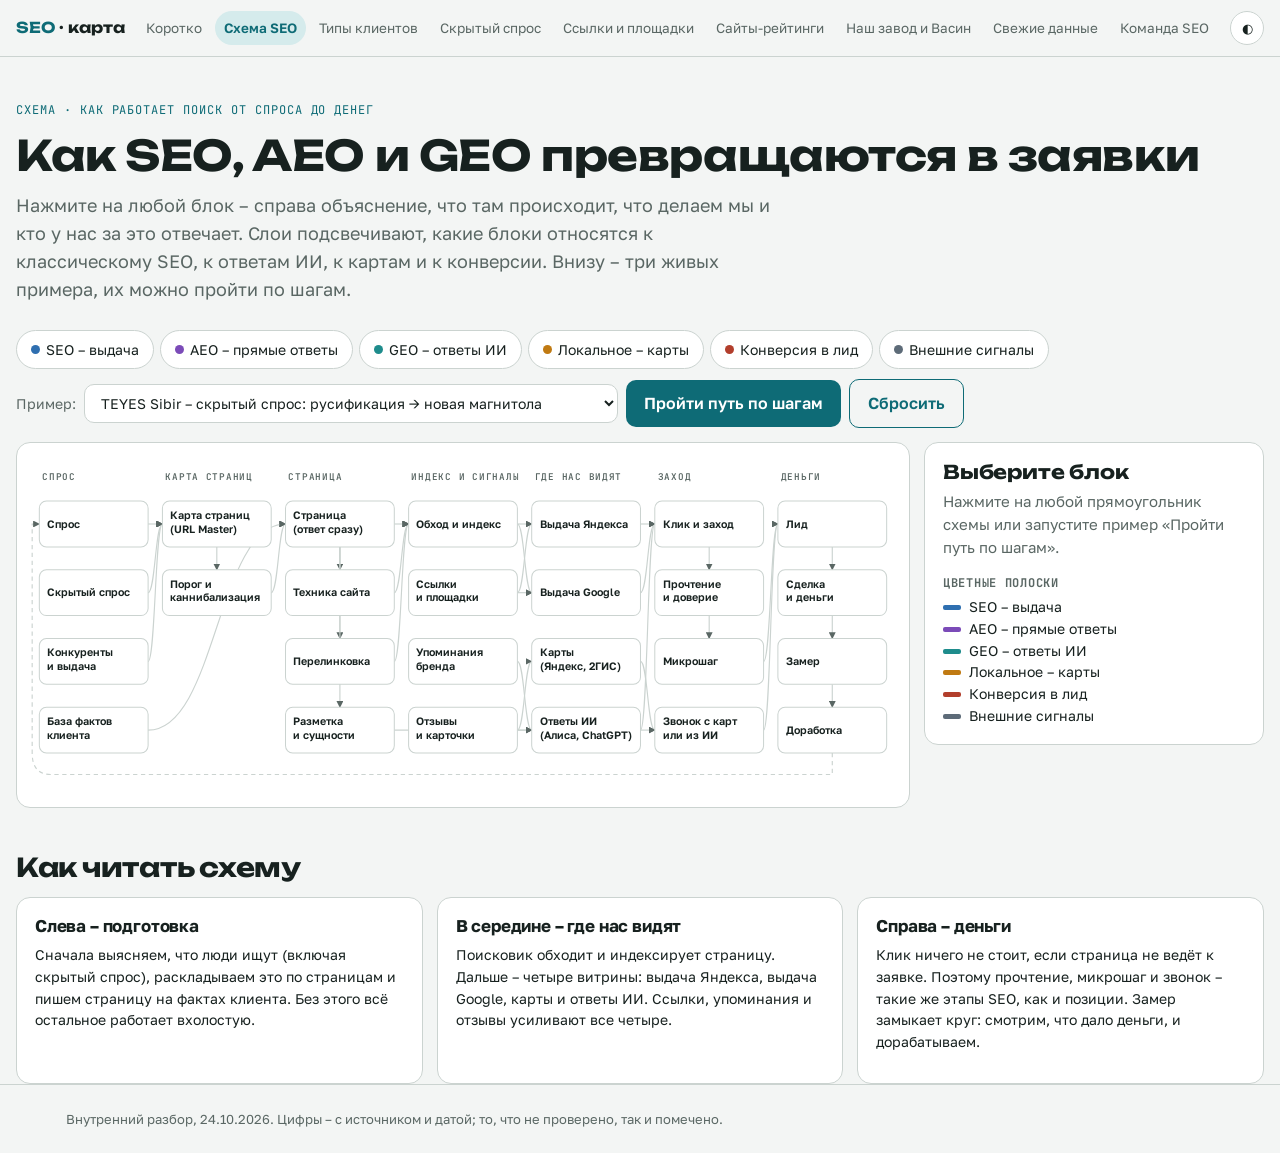
<file: skhema/index.html>
<!doctype html>
<html lang="ru" data-root="../" data-page="skhema/">
<head>
<meta charset="utf-8">
<meta name="viewport" content="width=device-width,initial-scale=1">
<meta name="robots" content="noindex,nofollow">
<title>Схема SEO</title>
<link rel="stylesheet" href="../assets/style.css">
<style>
.layers{display:flex;flex-wrap:wrap;gap:6px;margin:6px 0 10px}
.chip .dot{display:inline-block;width:9px;height:9px;border-radius:50%;margin-right:6px;vertical-align:1px}
.chip[aria-pressed="true"] .dot{background:#fff!important}
.scen{display:flex;flex-wrap:wrap;gap:8px;align-items:center;margin:4px 0 14px}
.scen select{font:inherit;font-size:14px;padding:9px 12px;border-radius:10px;border:1px solid var(--line);background:var(--surface);color:var(--fg);max-width:100%}
.mapbox{background:var(--surface);border:1px solid var(--line);border-radius:var(--r);padding:8px;position:relative}
svg#map{width:100%;height:auto;display:block}
.n rect{fill:var(--surface);stroke:var(--line);stroke-width:1.4;transition:opacity .2s,stroke .2s}
.n text{fill:var(--fg);font:600 15px var(--f-body);pointer-events:none}
.n .bar{stroke:none}
.n{cursor:pointer}
.n:hover rect.box,.n:focus rect.box{stroke:var(--accent);stroke-width:2}
.n.sel rect.box{stroke:var(--accent);stroke-width:3}
.n.dim{opacity:.18}
.n.onpath rect.box{stroke:var(--accent);stroke-width:2.4}
.n.now rect.box{fill:var(--accent-soft);stroke:var(--accent);stroke-width:3}
.n .stepn{fill:var(--accent);font:700 11px var(--f-mono)}
.e{fill:none;stroke:var(--line);stroke-width:1.6;transition:opacity .2s}
.e.dim{opacity:.12}
.e.hot{stroke:var(--accent);stroke-width:2.6}
.e.loop{stroke-dasharray:6 5}
.band{fill:var(--muted);font:600 13px var(--f-mono);letter-spacing:.08em;text-transform:uppercase}
.split{display:grid;grid-template-columns:1fr 340px;gap:14px;align-items:start}
.side{position:sticky;top:72px;background:var(--surface);border:1px solid var(--line);border-radius:var(--r);padding:18px;max-height:calc(100vh - 90px);overflow:auto}
.side h3{font-family:var(--f-display);font-size:19px;margin:0 0 6px}
.side h4{font-size:12px;font-family:var(--f-mono);text-transform:uppercase;letter-spacing:.06em;color:var(--muted);margin:14px 0 4px}
.side p{font-size:15px}
.side .ex{background:var(--accent-soft);border-radius:10px;padding:10px 12px;font-size:14px}
.walk{display:flex;gap:8px;margin-top:12px}
.list{display:none}
.list .stage{margin:18px 0 8px;font:600 12px var(--f-mono);text-transform:uppercase;color:var(--muted);letter-spacing:.06em}
.list button{display:block;width:100%;text-align:left;font:inherit;background:var(--surface);border:1px solid var(--line);border-left:4px solid var(--line);border-radius:10px;padding:12px 14px;margin:6px 0;color:var(--fg);cursor:pointer}
.list button.dim{opacity:.35}
.list button.now{background:var(--accent-soft);border-color:var(--accent)}
.list button small{display:block;color:var(--muted);font-size:13px;margin-top:2px}
@media (max-width:980px){.split{grid-template-columns:1fr}.side{position:static;max-height:none}}
@media (max-width:760px){.mapbox{display:none}.list{display:block}}
</style>
</head>
<body>
<main class="wrap" style="--max:1560px">
<header class="hero">
  <div class="kicker">Схема · как работает поиск от спроса до денег</div>
  <h1>Как SEO, AEO и GEO превращаются в заявки</h1>
  <p class="lead">Нажмите на любой блок – справа объяснение, что там происходит, что делаем мы и кто у нас за это отвечает. Слои подсвечивают, какие блоки относятся к классическому SEO, к ответам ИИ, к картам и к конверсии. Внизу – три живых примера, их можно пройти по шагам.</p>
</header>

<div class="layers" id="layers"></div>
<div class="scen">
  <label for="sc" class="small muted">Пример:</label>
  <select id="sc"></select>
  <button class="btn" id="go">Пройти путь по шагам</button>
  <button class="btn ghost" id="reset">Сбросить</button>
</div>

<div class="split">
  <div>
    <div class="mapbox"><svg id="map" viewBox="0 0 1224 486" role="img" aria-label="Схема SEO от спроса до сделки"></svg></div>
    <div class="list" id="list"></div>
  </div>
  <aside class="side" id="side" aria-live="polite"></aside>
</div>

<h2>Как читать схему</h2>
<div class="grid g3">
  <div class="card"><h3>Слева – подготовка</h3><p class="small">Сначала выясняем, что люди ищут (включая скрытый спрос), раскладываем это по страницам и пишем страницу на фактах клиента. Без этого всё остальное работает вхолостую.</p></div>
  <div class="card"><h3>В середине – где нас видят</h3><p class="small">Поисковик обходит и индексирует страницу. Дальше – четыре витрины: выдача Яндекса, выдача Google, карты и ответы ИИ. Ссылки, упоминания и отзывы усиливают все четыре.</p></div>
  <div class="card"><h3>Справа – деньги</h3><p class="small">Клик ничего не стоит, если страница не ведёт к заявке. Поэтому прочтение, микрошаг и звонок – такие же этапы SEO, как и позиции. Замер замыкает круг: смотрим, что дало деньги, и дорабатываем.</p></div>
</div>
</main>

<script src="../assets/site.js"></script>
<script>
const LAYERS = {
  seo:  ["SEO – выдача", "var(--l-seo)"],
  aeo:  ["AEO – прямые ответы", "var(--l-aeo)"],
  geo:  ["GEO – ответы ИИ", "var(--l-geo)"],
  loc:  ["Локальное – карты", "var(--l-loc)"],
  conv: ["Конверсия в лид", "var(--l-conv)"],
  ext:  ["Внешние сигналы", "var(--l-ext)"],
};
const STAGES = ["Спрос", "Карта страниц", "Страница", "Индекс и сигналы", "Где нас видят", "Заход", "Деньги"];

// c – колонка, r – ряд
const N = [
  {id:"spros", c:0,r:0, t:"Спрос", L:["seo","aeo","geo"],
   how:"Что и сколько люди ищут: частоты Wordstat, подсказки, запросы из Вебмастера и Search Console. Важна не частота, а намерение: «купить/заказать/цена/рядом» – коммерция, «как/почему» – информация.",
   we:"Собираем запросы по услугам, маркам, моделям и симптомам; режем на группы по общей выдаче (если у запросов 3+ общих сайта в топ-10 – это одна страница).",
   who:"teyes-seo-sbor (для TEYES), бренд-анализ-спрос, позже – отдельный агент кластеризации",
   m:"Частота за месяц с датой съёма, доля коммерческих запросов",
   bad:"Брать запросы с частотой «потому что есть» и делать под каждый страницу."},
  {id:"skryt", c:0,r:1, t:"Скрытый спрос", L:["seo","aeo"],
   how:"Человек ищет не то, что мы продаём, а свою боль: «русификация Li L9», «не работает CarPlay», «ошибка батареи Zeekr». Конкуренты эти запросы не видят – а клиент уже готов платить.",
   we:"Находим смежные боли, бренды-входы и симптомы; делаем страницу-вход, которая решает задачу и мостом ведёт к основной услуге.",
   who:"seo-lead + маркетолог; кандидат в отдельного агента «скрытый спрос»",
   m:"Заявки со страниц-входов, доля «пришёл за одним – купил другое»",
   bad:"Страница-вход, которая не решает исходную задачу, а сразу продаёт – отказ и потеря доверия."},
  {id:"konkur", c:0,r:2, t:"Конкуренты\nи выдача", L:["seo","geo"],
   how:"Кто стоит в топе и в ответах ИИ по нашим запросам: агрегаторы, сайты конкурентов, карты. По типу страниц в топе видно, что поисковик считает правильным ответом.",
   we:"Снимаем выдачу по каждой группе, смотрим тип страниц-победителей (услуга, каталог, статья) и что у них есть, чего нет у нас.",
   who:"бренд-сбор-выдача, бренд-анализ-конкуренты; позже – агент разбора выдачи",
   m:"Доля топ-10 у агрегаторов, тип страницы в топе",
   bad:"Делать статью, когда в топе сплошь страницы услуг (и наоборот)."},
  {id:"baza", c:0,r:3, t:"База фактов\nклиента", L:["aeo","geo","conv"],
   how:"Цены, сроки, гарантия, адрес, фото работ, кейсы, сертификаты, ответы мастеров. ИИ и Яндекс любят проверяемые факты – их нельзя придумать.",
   we:"Собираем у клиента один раз в базу; страница пишется только на ней, чего нет – ставим «уточнить», а не выдумываем.",
   who:"бренд-интервьюер, marketolog; станция «Знакомство» в заводе",
   m:"Доля страниц с уникальными фактами (цена, кейс, фото)",
   bad:"Текст «опытные мастера, индивидуальный подход» – ни одного факта, ни для человека, ни для ИИ."},
  {id:"karta", c:1,r:0, t:"Карта страниц\n(URL Master)", L:["seo"],
   how:"Одна группа запросов – одна страница с понятным адресом в иерархии: /uslugi/rusifikaciya/li-auto-l9. Это защищает от дублей и от того, что две страницы воюют за один запрос.",
   we:"Ведём реестр «группа → URL → действие (создать / доработать / склеить / не делать)».",
   who:"site-map (адреса), seo-lead (решение), site-seo (интент)",
   m:"Каждая группа закреплена ровно за одним URL",
   bad:"Конвейер без карты страниц – 431 статья Teyes, из них 305 почти одинаковые."},
  {id:"kanib", c:1,r:1, t:"Порог и\nканнибализация", L:["seo"],
   how:"Страница имеет право на жизнь, только если у неё свой спрос и своя польза. Ниже порога – раздел на родительской странице. Две страницы на один запрос делят вес и обе проседают.",
   we:"Порог – от 20 запросов в месяц и своя польза; скрипт проверки пересечений ключей между страницами.",
   who:"seo-lead (references/porogi.md)",
   m:"Пересечений ключей между страницами – 0",
   bad:"Страница под каждый город без офиса там – дорвей, санкции Яндекса и Google."},
  {id:"stranica", c:2,r:0, t:"Страница\n(ответ сразу)", L:["seo","aeo","geo","conv"],
   how:"Сверху – прямой ответ на запрос в 2–5 предложениях, дальше цена, сроки, как проходит работа, доказательства, FAQ и кнопка. Каждый блок понятен отдельно – ИИ вырезает именно блоки.",
   we:"Пишем по базе фактов, title/H1/описание под главный запрос, блоки под подзапросы, призыв на каждом экране.",
   who:"marketolog + copywriting (текст), site-seo (мета и заголовки), site-lead (вёрстка)",
   m:"Время на странице, доскролл, конверсия страницы",
   bad:"Длинная «SEO-простыня», где цена и кнопка на пятом экране."},
  {id:"tech", c:2,r:1, t:"Техника сайта", L:["seo"],
   how:"Одно зеркало, https, robots и sitemap, canonical, скорость на телефоне, 404 с кодом 404, нет битых ссылок. Пока техника кривая, новые страницы стоят в мёртвой очереди.",
   we:"Проверяем до контента, а не после.",
   who:"site-tech",
   m:"Страниц в индексе / страниц в sitemap, Core Web Vitals",
   bad:"Главное зеркало в Яндексе – http, сайт на https: индексация стоит месяцами."},
  {id:"perelink", c:2,r:2, t:"Перелинковка", L:["seo","conv"],
   how:"Ссылки внутри сайта показывают поисковику, какие страницы главные, и ведут человека от статьи к услуге. Хаб марки → модели → услуги; статья → услуга.",
   we:"Хабы и обязательный мост из каждой инфо-страницы в коммерческую.",
   who:"site-seo; в Codex есть internal-linking-planner (перенести)",
   m:"Страниц без входящих ссылок – 0; переходы статья → услуга",
   bad:"Статья-сирота: трафик есть, переходов к услуге нет."},
  {id:"razmetka", c:2,r:3, t:"Разметка\nи сущности", L:["aeo","geo","loc"],
   how:"Schema.org (LocalBusiness, Service, Product, FAQ, Review), одинаковые название-адрес-телефон везде. Помогает машинам понять, кто вы, где и что делаете.",
   we:"Разметка по типу страницы, единый NAP на сайте, картах и справочниках.",
   who:"site-seo; в Codex есть schema (перенести)",
   m:"Ошибок валидатора – 0; NAP совпадает на всех площадках",
   bad:"На сайте один телефон, в 2ГИС другой, в Яндексе третий – ИИ не уверен, что это одна компания."},
  {id:"index", c:3,r:0, t:"Обход и индекс", L:["seo"],
   how:"Робот должен найти страницу, скачать её и решить включить в индекс. Яндекс может держать страницу в «недостаточно качественных» – тогда её нет в выдаче.",
   we:"Sitemap, переобход через Вебмастер, контроль статусов страниц.",
   who:"yandex-dannye (Вебмастер); Google – ничей; в Codex есть yandex-webmaster-recrawl",
   m:"В индексе / отправлено, срок попадания",
   bad:"Обещать рост от переобхода – это только приглашение роботу."},
  {id:"ssylki", c:3,r:1, t:"Ссылки\nи площадки", L:["ext","seo"],
   how:"Внешние ссылки – голос доверия. Для локального бизнеса важнее не биржевые ссылки, а профили на картах, справочниках, отраслевых площадках и живые посты в сообществах.",
   we:"Реестр площадок по уровням, проверка доноров, статьи под правила каждой площадки.",
   who:"нет исполнителя – заводим агентов (см. «Ссылки и площадки»)",
   m:"Живые ссылки с трафиком, переходы с площадок",
   bad:"Закупить 200 ссылок со спам-сайтов – фильтр и потеря позиций."},
  {id:"upom", c:3,r:2, t:"Упоминания\nбренда", L:["ext","geo"],
   how:"ИИ рекомендует тех, о ком говорят в разных местах: обзоры, форумы, рейтинги, статьи, чаты. Даже без ссылки упоминание «TEYES Sibir в Новосибирске ставит…» работает на ответы ИИ.",
   we:"Посты и ответы в тематических сообществах, участие в подборках и рейтингах, кейсы на drive2/VC/Дзене.",
   who:"нет исполнителя – кандидат в агента «видимость в ИИ»",
   m:"Сколько раз бренд назван в ответах ИИ по нашим запросам",
   bad:"Накрутка фейковых упоминаний и отзывов – бан площадок и юридический риск."},
  {id:"otzyvy", c:3,r:3, t:"Отзывы\nи карточки", L:["ext","loc","geo"],
   how:"Карточка в Яндекс Картах и 2ГИС с фото, услугами, ценами и свежими отзывами – главный локальный сигнал. Ответы на отзывы тоже читают и люди, и ИИ.",
   we:"Заполняем карточки полностью, просим отзыв после каждой работы, отвечаем на все.",
   who:"нет исполнителя – кандидат в агента «карты и отзывы» (станция в заводе v2)",
   m:"Рейтинг, число и свежесть отзывов, звонки и маршруты с карт",
   bad:"Купленные отзывы – карточку понижают или удаляют."},
  {id:"yandex", c:4,r:0, t:"Выдача Яндекса", L:["seo","aeo"],
   how:"Главная выдача в РФ. Сверху – ответ Алисы AI (бывший Нейро) и колдунщики, ниже – реклама, карты, органика. Яндекс сильно смотрит на поведение: вернулся ли человек в выдачу.",
   we:"Страница под интент, быстрый ответ сверху, понятный путь к заявке.",
   who:"yandex-dannye (позиции и запросы), XMLRiver – только по слову владельца",
   m:"Показы, клики, CTR, средняя позиция по группам",
   bad:"Смотреть только на позицию: можно стоять первым под ответом Алисы и не получать кликов."},
  {id:"google", c:4,r:1, t:"Выдача Google", L:["seo","aeo"],
   how:"В РФ меньше доля, но важен для «технарей» и для ИИ: многие ИИ-ассистенты опираются на индекс Google и Bing. AI Overviews забирают часть кликов с инфо-запросов.",
   we:"Search Console, разметка, скорость, сущности.",
   who:"ничей участок: seo-lead отдаёт GSC агенту yandex-dannye, а тот в описании пишет «не для GSC» – чиним",
   m:"Клики и показы GSC, доля запросов с AI Overviews",
   bad:"Игнорировать Google, потому что «в РФ все в Яндексе» – теряем источник для ИИ."},
  {id:"karty", c:4,r:2, t:"Карты\n(Яндекс, 2ГИС)", L:["loc"],
   how:"По запросам «рядом / в Новосибирске» первым идёт блок карт. Человек часто звонит прямо из карточки, не заходя на сайт.",
   we:"Полная карточка, рубрики, услуги с ценами, фото, отзывы, ссылка на сайт.",
   who:"нет исполнителя – агент «карты и отзывы»",
   m:"Звонки, маршруты, переходы на сайт из карточки",
   bad:"Карточка без цен и фото: в выдаче карт выигрывают заполненные."},
  {id:"ai", c:4,r:3, t:"Ответы ИИ\n(Алиса, ChatGPT)", L:["geo","aeo"],
   how:"ИИ собирает ответ из нескольких источников и называет компании. Рекомендует тех, кого видит в разных местах с одинаковыми фактами: сайт, карты, отзывы, упоминания.",
   we:"Ответ сразу на странице, проверяемые факты, единый NAP, упоминания на внешних площадках, регулярная проверка «кого ИИ советует по нашим запросам».",
   who:"нет исполнителя – кандидат в агента «видимость в ИИ»; в Codex есть ai-seo",
   m:"Доля ответов, где назван бренд; ссылки на сайт в ответах",
   bad:"Ставить llms.txt и разметку «для ИИ»: по замерам 2026 (Ahrefs) ни то, ни другое цитаты не поднимает."},
  {id:"klik", c:5,r:0, t:"Клик и заход", L:["seo","conv"],
   how:"Человек увидел сниппет и кликнул. На это влияют title, описание, быстрые ссылки, цена в сниппете, рейтинг.",
   we:"Сниппет с ценой и выгодой, а не перечислением ключей.",
   who:"site-seo",
   m:"CTR по группам запросов",
   bad:"Title из пяти ключей через запятую."},
  {id:"prochten", c:5,r:1, t:"Прочтение\nи доверие", L:["conv"],
   how:"Первые 5 секунд: тот ли это ответ, сколько стоит, можно ли доверять. Фото реальных работ, цена «от», сроки, гарантия, отзывы рядом с кнопкой.",
   we:"Ответ и цена на первом экране, доказательства до призыва.",
   who:"marketolog, site-landing (проверка)",
   m:"Доскролл до блока цены, отказы",
   bad:"Красивый первый экран без ответа на вопрос из запроса."},
  {id:"micro", c:5,r:2, t:"Микрошаг", L:["conv"],
   how:"Не все готовы сразу оставить заявку. Квиз «подберём под вашу машину», калькулятор цены, «пришлите фото – скажем цену», кнопка в мессенджер.",
   we:"Минимум один микрошаг на каждой странице, особенно на инфо-страницах.",
   who:"marketolog (лид-магниты), site-forms (проверка)",
   m:"Конверсия в микрошаг, доля дошедших до заявки",
   bad:"Единственная форма «Оставьте заявку» внизу статьи."},
  {id:"zvonok", c:5,r:3, t:"Звонок с карт\nили из ИИ", L:["loc","geo","conv"],
   how:"Часть клиентов приходит без сайта: позвонил из карточки, нашёл телефон в ответе ИИ, написал в мессенджер. Это тоже результат SEO, но его не видно в Метрике.",
   we:"Отдельные номера или метки, вопрос «откуда о нас узнали» в CRM.",
   who:"prodavec (скрипт вопроса), CRM",
   m:"Звонки с карт, ответы «посоветовал ИИ / нашёл в Яндексе»",
   bad:"Считать SEO только по заявкам с сайта – занижаем результат."},
  {id:"lid", c:6,r:0, t:"Лид", L:["conv"],
   how:"Заявка, звонок, сообщение. С этого места SEO можно мерить деньгами.",
   we:"Цели Метрики на каждую форму и кнопку, страница входа у каждой заявки.",
   who:"site-forms, метрика-для-админки",
   m:"Лиды с поиска по страницам входа",
   bad:"Цели не настроены – непонятно, какая страница приносит заявки."},
  {id:"sdelka", c:6,r:1, t:"Сделка\nи деньги", L:["conv"],
   how:"Лид – ещё не деньги. Скорость ответа, первая фраза менеджера и следующий шаг решают больше, чем позиция.",
   we:"Скрипт после заявки, связка заявка → сделка в CRM.",
   who:"prodavec",
   m:"Конверсия лид → сделка, средний чек, выручка с поиска",
   bad:"Хорошая страница, но ответ через 3 часа – лид ушёл к конкуренту."},
  {id:"zamer", c:6,r:2, t:"Замер", L:["seo","geo","conv"],
   how:"Метрика (визиты, цели, страницы входа), Вебмастер и GSC (запросы, показы, индекс), CRM (сделки), ручная проверка ответов ИИ.",
   we:"Цифры с датой и источником; «не собрано» не равно нулю.",
   who:"yandex-dannye, teyes-seo-otchet, admin-builder (раздел метрики)",
   m:"Выручка с органики и карт по месяцам",
   bad:"Отчёт «позиции растут» без заявок и денег."},
  {id:"dorabotka", c:6,r:3, t:"Доработка", L:["seo","geo","conv"],
   how:"Страницы с показами без кликов – чиним сниппет. С кликами без заявок – чиним страницу. Без показов – смотрим индекс и спрос. Новые запросы из Вебмастера – обратно в спрос.",
   we:"Раз в месяц – список «что поднимать дальше» от seo-lead.",
   who:"seo-lead",
   m:"Число доработанных страниц и их прирост",
   bad:"Только писать новое и никогда не возвращаться к старому."},
];
const E = [
  ["spros","karta"],["skryt","karta"],["konkur","karta"],["karta","kanib"],["kanib","stranica"],["baza","stranica"],
  ["stranica","tech"],["stranica","perelink"],["stranica","razmetka"],["tech","index"],["stranica","index"],["perelink","index"],
  ["razmetka","ai"],["index","yandex"],["index","google"],["ssylki","yandex"],["ssylki","google"],["upom","ai"],
  ["otzyvy","karty"],["otzyvy","ai"],["yandex","klik"],["google","klik"],["ai","klik"],["ai","zvonok"],["karty","zvonok"],
  ["klik","prochten"],["prochten","micro"],["micro","lid"],["zvonok","lid"],["lid","sdelka"],["sdelka","zamer"],["zamer","dorabotka"],
  ["dorabotka","spros","loop"],
];
const SC = {
  teyes: {name:"TEYES Sibir – скрытый спрос: русификация → новая магнитола",
    path:["skryt","karta","kanib","stranica","index","yandex","klik","prochten","micro","lid","sdelka","zamer","dorabotka"],
    ex:{
      skryt:"Человек пишет «русификация Li Auto L9 Новосибирск». Он не ищет магнитолу – он хочет понятное меню. Конкуренты по «мультимедиа» этот запрос не видят.",
      karta:"Группа «русификация Li L9» → /uslugi/rusifikaciya/li-auto-l9/, родитель – хаб русификации, сосед – страница «Teyes на Li L9».",
      kanib:"Проверяем, что «русификация Li L9» не стоит уже на странице магнитолы. Если спрос ниже 20 – это раздел на хабе марки, не отдельная страница.",
      stranica:"Сверху: «Русифицируем меню и навигацию Li L9 за N часов, цена от …» (цифры – из базы TEYES). Ниже – что останется на китайском и вариант «заменить головное устройство на Teyes – всё на русском и Android».",
      index:"Страница в sitemap, отправлена на переобход в Вебмастере.",
      yandex:"Стоим по «русификация Li L9» и соседним формулировкам; конкуренты-установщики там не работают.",
      klik:"Сниппет: «Русификация Li L9 в Новосибирске – цена от …, за 1 день».",
      prochten:"Человек видит фото своей машины до/после и честное «что не русифицируется».",
      micro:"Кнопка «Пришлите фото панели – скажем, что можно сделать» в Telegram.",
      lid:"Пишет в мессенджер, мастер по фото предлагает два варианта: русификация или Teyes.",
      sdelka:"Часть клиентов берёт замену магнитолы – сколько именно, покажет пометка в CRM.",
      zamer:"В CRM помечаем «пришёл за русификацией → купил Teyes» – так видна ценность скрытого спроса.",
      dorabotka:"Запросы из Вебмастера по другим моделям (Zeekr, Voyah) – новые группы в спрос."}},
  ev: {name:"EV Sibir – чтобы ИИ советовал компанию по ремонту электромобилей",
    path:["baza","stranica","razmetka","otzyvy","upom","ai","zvonok","lid","sdelka","zamer"],
    ex:{
      baza:"Собираем факты: какие марки ремонтируют, оборудование, сроки диагностики батареи, гарантия, фото работ, адрес.",
      stranica:"Страница «Ремонт высоковольтной батареи Zeekr 001» с ответом сверху, ценой диагностики и кейсом.",
      razmetka:"AutoRepair + Service + FAQ, одинаковые название, адрес и телефон на сайте, в Яндекс Картах и 2ГИС.",
      otzyvy:"После каждой работы – просьба об отзыве с упоминанием марки: «поменяли модуль батареи на Zeekr».",
      upom:"Кейс на drive2 в сообществе владельцев Zeekr, ответ в Telegram-чате владельцев электромобилей Новосибирска по правилам чата.",
      ai:"Спрашиваем Алису и ChatGPT «где в Новосибирске отремонтировать батарею Zeekr» – раз в месяц фиксируем, назван ли EV Sibir.",
      zvonok:"Человек звонит по номеру из ответа ИИ или из карточки, сайт может даже не открыть.",
      lid:"В CRM – источник «ИИ / карты» по вопросу «откуда узнали».",
      sdelka:"Диагностика → ремонт.",
      zamer:"Доля ответов ИИ с упоминанием бренда по 20 контрольным вопросам, звонки с карт."}},
  info: {name:"Инфо-статья (модель Васина) – и как довести её до заявки",
    path:["spros","konkur","karta","stranica","perelink","index","google","klik","prochten","micro","lid","zamer"],
    ex:{
      spros:"Запрос «почему магнитола не видит камеру заднего вида» – информационный, частый, по всей России.",
      konkur:"В топе – статьи и форумы, а не страницы услуг. Значит, нужен формат статьи.",
      karta:"/blog/kamera-zadnego-vida-ne-rabotaet/ – одна статья на группу, без дублей.",
      stranica:"Ответ сразу: 5 причин и как проверить самому. Честно – большую часть можно проверить без сервиса.",
      perelink:"Из статьи – ссылки на «установка камеры» и «Teyes с поддержкой камеры», из хаба – обратно на статью.",
      index:"Статья в sitemap и в рубрике блога.",
      google:"Статья ранжируется, но часть кликов съедает AI Overview – цитирование в нём тоже засчитываем.",
      klik:"Заходят люди со всей страны – большинство не из Новосибирска.",
      prochten:"Человек дочитал, проблема не решилась сама.",
      micro:"Блок «не получилось? пришлите видео – подскажем бесплатно», для Новосибирска – запись на диагностику. Без этого шага статья даёт трафик, но не лиды.",
      lid:"Заявки в основном местные; федеральный трафик – узнаваемость и ссылки.",
      zamer:"Смотрим не визиты статьи, а переходы статья → услуга и заявки по странице входа."}},
};

const W=152,H=64,CX=172,X0=20,Y0=70,RY=96;
const pos = id => { const n=N.find(x=>x.id===id); return {x:X0+n.c*CX, y:Y0+n.r*RY}; };
const svg = document.getElementById("map"), NS="http://www.w3.org/2000/svg";
const el = (t,a,p) => { const e=document.createElementNS(NS,t); for(const k in a) e.setAttribute(k,a[k]); (p||svg).appendChild(e); return e; };

STAGES.forEach((s,i)=> el("text",{x:X0+i*CX+4,y:40,class:"band"}).textContent=s);
const gE = el("g",{}), gN = el("g",{});
const edgeEls = E.map(([a,b,k])=>{
  const A=pos(a),B=pos(b); let d;
  if(k==="loop"){ d=`M${A.x+W/2},${A.y+H} V${A.y+H+30} H${B.x+W/2-60} Q${X0-10},${A.y+H+30} ${X0-10},${A.y+H} V${B.y+H/2} H${B.x}`; }
  else if(A.x===B.x){ d=`M${A.x+W/2},${A.y+H} V${B.y}`; }
  else { const x1=A.x+W,y1=A.y+H/2,x2=B.x,y2=B.y+H/2,m=(x1+x2)/2; d=`M${x1},${y1} C${m},${y1} ${m},${y2} ${x2},${y2}`; }
  const p = el("path",{d,class:"e"+(k==="loop"?" loop":""),"marker-end":"url(#ar)"},gE); p.dataset.a=a; p.dataset.b=b; return p;
});
const defs = el("defs",{}); const mk = el("marker",{id:"ar",viewBox:"0 0 10 10",refX:"9",refY:"5",markerWidth:"6",markerHeight:"6",orient:"auto-start-reverse"},defs);
el("path",{d:"M0,0 L10,5 L0,10 z",fill:"var(--muted)"},mk);

const nodeEls = {};
N.forEach(n=>{
  const {x,y}=pos(n.id);
  const g = el("g",{class:"n",tabindex:"0",role:"button","aria-label":n.t.replace("\n"," ")},gN);
  el("rect",{x,y,width:W,height:H,rx:10,class:"box"},g);
  n.L.forEach((l,i)=> el("rect",{x:x+10+i*14,y:y+H-9,width:10,height:4,rx:2,class:"bar",fill:LAYERS[l][1]},g));
  const lines=n.t.split("\n"), tx=el("text",{x:x+11,y:y+(lines.length>1?25:37)},g);
  lines.forEach((ln,i)=>{ const s=el("tspan",{x:x+11,dy:i?19:0},tx); s.textContent=ln; });
  const st = el("text",{x:x+W-10,y:y+16,"text-anchor":"end",class:"stepn"},g);
  g.addEventListener("click",()=>select(n.id)); g.addEventListener("keydown",e=>{if(e.key==="Enter"||e.key===" "){e.preventDefault();select(n.id);}});
  nodeEls[n.id]={g,st};
});

// мобильный список
const list = document.getElementById("list"), listBtns = {};
STAGES.forEach((s,ci)=>{
  const h=document.createElement("div"); h.className="stage"; h.textContent=(ci+1)+". "+s; list.appendChild(h);
  N.filter(n=>n.c===ci).forEach(n=>{
    const b=document.createElement("button"); b.style.borderLeftColor=LAYERS[n.L[0]][1];
    const outs=E.filter(e=>e[0]===n.id).map(e=>N.find(x=>x.id===e[1]).t.replace("\n"," "));
    b.innerHTML=n.t.replace("\n"," ")+(outs.length?"<small>→ "+outs.join(", ")+"</small>":"");
    b.addEventListener("click",()=>{select(n.id);document.getElementById("side").scrollIntoView({behavior:"smooth"});});
    list.appendChild(b); listBtns[n.id]=b;
  });
});

// слои
let layer=null;
const lw=document.getElementById("layers");
Object.entries(LAYERS).forEach(([k,[name,col]])=>{
  const b=document.createElement("button"); b.className="chip"; b.setAttribute("aria-pressed","false");
  b.innerHTML=`<span class="dot" style="background:${col}"></span>${name}`;
  b.onclick=()=>{ layer = layer===k?null:k; lw.querySelectorAll(".chip").forEach(c=>c.setAttribute("aria-pressed",c===b&&layer?"true":"false")); stopWalk(false); paint(); };
  lw.appendChild(b);
});

// сценарии
const sc=document.getElementById("sc");
Object.entries(SC).forEach(([k,v])=>{const o=document.createElement("option");o.value=k;o.textContent=v.name;sc.appendChild(o);});
let walk=null, cur=null;
sc.onchange=()=>{ if(walk) startWalk(); else paint(); };
document.getElementById("go").onclick=startWalk;
document.getElementById("reset").onclick=()=>{ layer=null; lw.querySelectorAll(".chip").forEach(c=>c.setAttribute("aria-pressed","false")); stopWalk(true); };

function startWalk(){ layer=null; lw.querySelectorAll(".chip").forEach(c=>c.setAttribute("aria-pressed","false")); walk={k:sc.value,i:0}; cur=SC[walk.k].path[0]; paint(); render(cur); }
function stopWalk(clear){ walk=null; if(clear){cur=null;} paint(); render(cur); }
function step(d){ const p=SC[walk.k].path; walk.i=Math.max(0,Math.min(p.length-1,walk.i+d)); cur=p[walk.i]; paint(); render(cur); }
function select(id){ if(walk){ const i=SC[walk.k].path.indexOf(id); if(i>=0) walk.i=i; else walk=null; } cur=id; paint(); render(id); }

function paint(){
  const path = walk ? SC[walk.k].path : null;
  N.forEach(n=>{
    const {g,st}=nodeEls[n.id];
    const inLayer = !layer || n.L.includes(layer);
    const onPath = path && path.includes(n.id);
    g.classList.toggle("dim", (layer && !inLayer) || (path && !onPath));
    g.classList.toggle("onpath", !!onPath);
    g.classList.toggle("now", n.id===cur && !!walk);
    g.classList.toggle("sel", n.id===cur && !walk);
    st.textContent = onPath ? (path.indexOf(n.id)+1) : "";
    const b=listBtns[n.id]; b.classList.toggle("dim",(layer&&!inLayer)||(path&&!onPath)); b.classList.toggle("now",n.id===cur);
  });
  edgeEls.forEach(p=>{
    const a=p.dataset.a,b=p.dataset.b;
    let hot=false, dim=false;
    if(path){ const ia=path.indexOf(a), ib=path.indexOf(b); hot = ia>=0 && ib===ia+1 && ib<=walk.i; dim = !(ia>=0&&ib>=0); }
    else if(layer){ const na=N.find(x=>x.id===a), nb=N.find(x=>x.id===b); dim = !(na.L.includes(layer)&&nb.L.includes(layer)); }
    else if(cur){ hot = a===cur||b===cur; }
    p.classList.toggle("hot",hot); p.classList.toggle("dim",dim);
  });
}

function render(id){
  const side=document.getElementById("side");
  if(!id){ side.innerHTML='<h3>Выберите блок</h3><p class="muted">Нажмите на любой прямоугольник схемы или запустите пример «Пройти путь по шагам».</p><h4>Цветные полоски</h4>'+Object.values(LAYERS).map(([n,c])=>`<div class="small"><span style="display:inline-block;width:18px;height:5px;border-radius:2px;background:${c};margin-right:8px;vertical-align:2px"></span>${n}</div>`).join(""); return; }
  const n=N.find(x=>x.id===id);
  const ex = SC[sc.value].ex[id];
  let h=`<h3>${n.t.replace("\n"," ")}</h3><div>${n.L.map(l=>`<span class="tag" style="color:${LAYERS[l][1]}">${LAYERS[l][0]}</span>`).join("")}</div>`;
  if(walk){ const p=SC[walk.k].path; h=`<div class="kicker">Шаг ${walk.i+1} из ${p.length}</div>`+h; }
  if(ex) h+=`<h4>Пример</h4><div class="ex">${ex}</div>`;
  h+=`<h4>Как это работает</h4><p>${n.how}</p><h4>Что делаем мы</h4><p>${n.we}</p><h4>Кто у нас отвечает</h4><p>${n.who}</p><h4>Чем мерим</h4><p>${n.m}</p><h4>Типичная ошибка</h4><p>${n.bad}</p>`;
  if(walk) h+=`<div class="walk"><button class="btn ghost" onclick="step(-1)">← Назад</button><button class="btn" onclick="step(1)">Дальше →</button></div>`;
  side.innerHTML=h;
}
paint(); render(null);
</script>
</body>
</html>
</file>
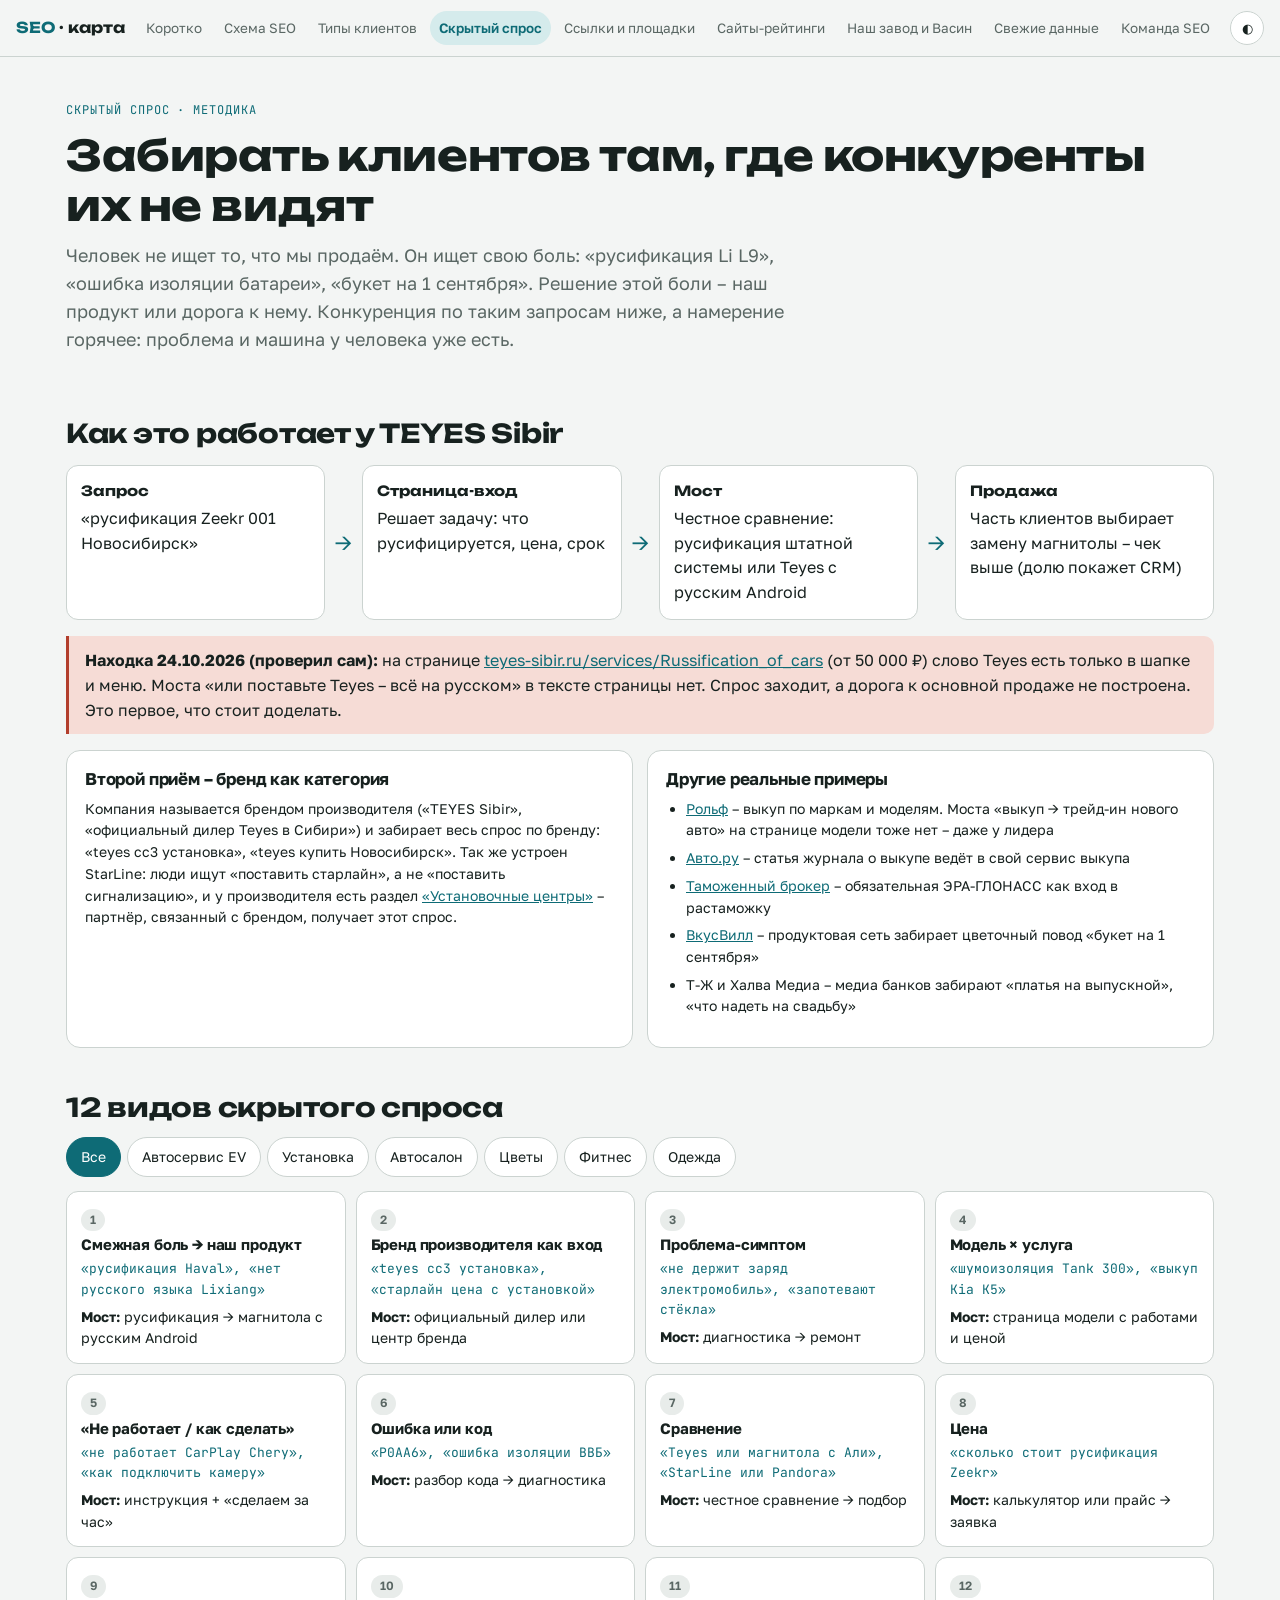
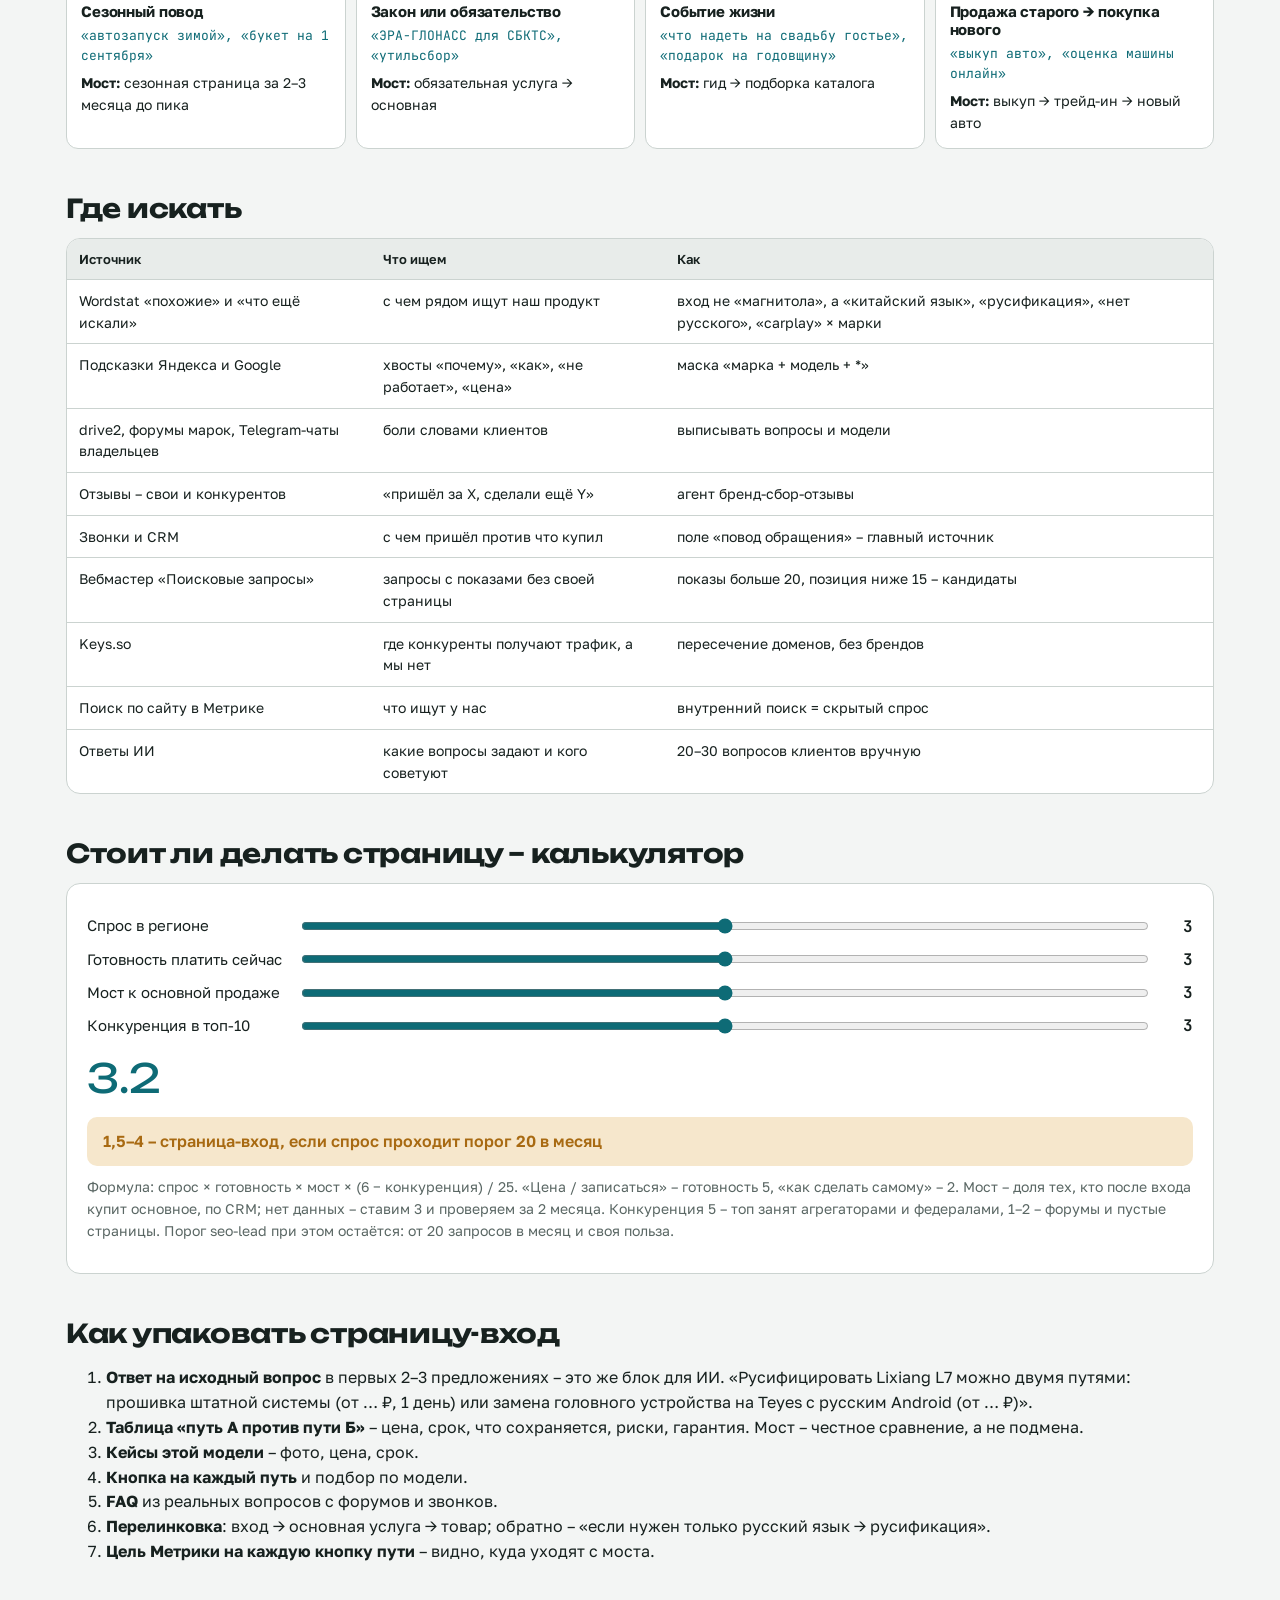
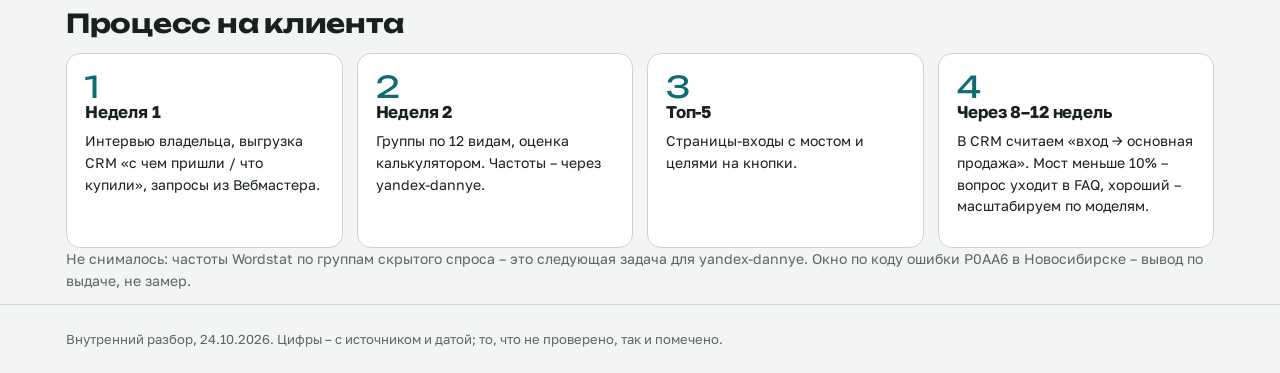
<file: skrytyy-spros/index.html>
<!doctype html>
<html lang="ru" data-root="../" data-page="skrytyy-spros/">
<head>
<meta charset="utf-8">
<meta name="viewport" content="width=device-width,initial-scale=1">
<meta name="robots" content="noindex,nofollow">
<title>Скрытый спрос</title>
<link rel="stylesheet" href="../assets/style.css">
<style>
.flow{display:flex;align-items:stretch;gap:10px;flex-wrap:wrap;margin:16px 0}
.flow .s{flex:1 1 160px;background:var(--surface);border:1px solid var(--line);border-radius:12px;padding:14px}
.flow .s b{display:block;font-family:var(--f-display);font-size:14px;margin-bottom:4px}
.flow .arr{align-self:center;color:var(--accent);font-size:22px}
@media (max-width:700px){.flow .arr{transform:rotate(90deg);width:100%;text-align:center}}
.calc{background:var(--surface);border:1px solid var(--line);border-radius:var(--r);padding:20px}
.calc label{display:grid;grid-template-columns:200px 1fr 34px;gap:12px;align-items:center;margin:10px 0;font-size:15px}
.calc input[type=range]{width:100%;accent-color:var(--accent)}
.calc output{font:700 16px var(--f-mono);text-align:right}
.score{font-family:var(--f-display);font-size:40px;color:var(--accent)}
.verdict{padding:12px 16px;border-radius:10px;margin-top:8px;font-weight:600}
@media (max-width:640px){.calc label{grid-template-columns:1fr 34px}.calc label span{grid-column:1/-1}}
.types{display:grid;gap:10px;grid-template-columns:repeat(auto-fill,minmax(270px,1fr))}
.ty{background:var(--surface);border:1px solid var(--line);border-radius:12px;padding:14px}
.ty .q{font-family:var(--f-mono);font-size:13px;color:var(--accent);margin:6px 0}
.ty h3{margin:0;font-size:15px}
</style>
</head>
<body>
<main class="wrap">
<header class="hero">
  <div class="kicker">Скрытый спрос · методика</div>
  <h1>Забирать клиентов там, где конкуренты их не видят</h1>
  <p class="lead">Человек не ищет то, что мы продаём. Он ищет свою боль: «русификация Li L9», «ошибка изоляции батареи», «букет на 1 сентября». Решение этой боли – наш продукт или дорога к нему. Конкуренция по таким запросам ниже, а намерение горячее: проблема и машина у человека уже есть.</p>
</header>

<h2>Как это работает у TEYES Sibir</h2>
<div class="flow">
  <div class="s"><b>Запрос</b>«русификация Zeekr 001 Новосибирск»</div><div class="arr">→</div>
  <div class="s"><b>Страница-вход</b>Решает задачу: что русифицируется, цена, срок</div><div class="arr">→</div>
  <div class="s"><b>Мост</b>Честное сравнение: русификация штатной системы или Teyes с русским Android</div><div class="arr">→</div>
  <div class="s"><b>Продажа</b>Часть клиентов выбирает замену магнитолы – чек выше (долю покажет CRM)</div>
</div>
<div class="note bad"><b>Находка 24.10.2026 (проверил сам):</b> на странице <a href="https://teyes-sibir.ru/services/Russification_of_cars" target="_blank" rel="noopener">teyes-sibir.ru/services/Russification_of_cars</a> (от 50 000 ₽) слово Teyes есть только в шапке и меню. Моста «или поставьте Teyes – всё на русском» в тексте страницы нет. Спрос заходит, а дорога к основной продаже не построена. Это первое, что стоит доделать.</div>
<div class="grid g2">
  <div class="card"><h3>Второй приём – бренд как категория</h3><p class="small">Компания называется брендом производителя («TEYES Sibir», «официальный дилер Teyes в Сибири») и забирает весь спрос по бренду: «teyes cc3 установка», «teyes купить Новосибирск». Так же устроен StarLine: люди ищут «поставить старлайн», а не «поставить сигнализацию», и у производителя есть раздел <a href="https://store.starline.ru/centers/" target="_blank" rel="noopener">«Установочные центры»</a> – партнёр, связанный с брендом, получает этот спрос.</p></div>
  <div class="card"><h3>Другие реальные примеры</h3><ul class="clean small">
    <li><a href="https://www.rolf.ru/buyback/kia/k5/" target="_blank" rel="noopener">Рольф</a> – выкуп по маркам и моделям. Моста «выкуп → трейд-ин нового авто» на странице модели тоже нет – даже у лидера</li>
    <li><a href="https://auto.ru/mag/article/car-buyback-autoru/" target="_blank" rel="noopener">Авто.ру</a> – статья журнала о выкупе ведёт в свой сервис выкупа</li>
    <li><a href="https://ucsol.ru/rastamozhka/avto/ustanovka-i-podklyuchenie-k-gais-ehra-glonass" target="_blank" rel="noopener">Таможенный брокер</a> – обязательная ЭРА-ГЛОНАСС как вход в растаможку</li>
    <li><a href="https://vkusvill.ru/goods/buket-na-1-sentyabrya-118-394774/" target="_blank" rel="noopener">ВкусВилл</a> – продуктовая сеть забирает цветочный повод «букет на 1 сентября»</li>
    <li>Т-Ж и Халва Медиа – медиа банков забирают «платья на выпускной», «что надеть на свадьбу»</li>
  </ul></div>
</div>

<h2>12 видов скрытого спроса</h2>
<div class="tabs" data-group="n">
  <button data-tab="all">Все</button><button data-tab="ev">Автосервис EV</button><button data-tab="ust">Установка</button><button data-tab="dealer">Автосалон</button><button data-tab="fl">Цветы</button><button data-tab="fit">Фитнес</button><button data-tab="shop">Одежда</button>
</div>
<div class="types" id="types"></div>

<h2>Где искать</h2>
<div class="tbl"><table>
<tr><th>Источник</th><th>Что ищем</th><th>Как</th></tr>
<tr><td>Wordstat «похожие» и «что ещё искали»</td><td>с чем рядом ищут наш продукт</td><td>вход не «магнитола», а «китайский язык», «русификация», «нет русского», «carplay» × марки</td></tr>
<tr><td>Подсказки Яндекса и Google</td><td>хвосты «почему», «как», «не работает», «цена»</td><td>маска «марка + модель + *»</td></tr>
<tr><td>drive2, форумы марок, Telegram-чаты владельцев</td><td>боли словами клиентов</td><td>выписывать вопросы и модели</td></tr>
<tr><td>Отзывы – свои и конкурентов</td><td>«пришёл за X, сделали ещё Y»</td><td>агент бренд-сбор-отзывы</td></tr>
<tr><td>Звонки и CRM</td><td>с чем пришёл против что купил</td><td>поле «повод обращения» – главный источник</td></tr>
<tr><td>Вебмастер «Поисковые запросы»</td><td>запросы с показами без своей страницы</td><td>показы больше 20, позиция ниже 15 – кандидаты</td></tr>
<tr><td>Keys.so</td><td>где конкуренты получают трафик, а мы нет</td><td>пересечение доменов, без брендов</td></tr>
<tr><td>Поиск по сайту в Метрике</td><td>что ищут у нас</td><td>внутренний поиск = скрытый спрос</td></tr>
<tr><td>Ответы ИИ</td><td>какие вопросы задают и кого советуют</td><td>20–30 вопросов клиентов вручную</td></tr>
</table></div>

<h2>Стоит ли делать страницу – калькулятор</h2>
<div class="calc">
  <label><span>Спрос в регионе</span><input type="range" min="1" max="5" value="3" id="c1"><output id="o1">3</output></label>
  <label><span>Готовность платить сейчас</span><input type="range" min="1" max="5" value="3" id="c2"><output id="o2">3</output></label>
  <label><span>Мост к основной продаже</span><input type="range" min="1" max="5" value="3" id="c3"><output id="o3">3</output></label>
  <label><span>Конкуренция в топ-10</span><input type="range" min="1" max="5" value="3" id="c4"><output id="o4">3</output></label>
  <div class="score" id="sc">–</div>
  <div class="verdict" id="vd"></div>
  <p class="small muted" style="margin-top:10px">Формула: спрос × готовность × мост × (6 − конкуренция) / 25. «Цена / записаться» – готовность 5, «как сделать самому» – 2. Мост – доля тех, кто после входа купит основное, по CRM; нет данных – ставим 3 и проверяем за 2 месяца. Конкуренция 5 – топ занят агрегаторами и федералами, 1–2 – форумы и пустые страницы. Порог seo-lead при этом остаётся: от 20 запросов в месяц и своя польза.</p>
</div>

<h2>Как упаковать страницу-вход</h2>
<ol class="clean">
  <li><b>Ответ на исходный вопрос</b> в первых 2–3 предложениях – это же блок для ИИ. «Русифицировать Lixiang L7 можно двумя путями: прошивка штатной системы (от … ₽, 1 день) или замена головного устройства на Teyes с русским Android (от … ₽)».</li>
  <li><b>Таблица «путь А против пути Б»</b> – цена, срок, что сохраняется, риски, гарантия. Мост – честное сравнение, а не подмена.</li>
  <li><b>Кейсы этой модели</b> – фото, цена, срок.</li>
  <li><b>Кнопка на каждый путь</b> и подбор по модели.</li>
  <li><b>FAQ</b> из реальных вопросов с форумов и звонков.</li>
  <li><b>Перелинковка</b>: вход → основная услуга → товар; обратно – «если нужен только русский язык → русификация».</li>
  <li><b>Цель Метрики на каждую кнопку пути</b> – видно, куда уходят с моста.</li>
</ol>

<h2>Процесс на клиента</h2>
<div class="grid g3">
  <div class="card"><div class="num">1</div><h3>Неделя 1</h3><p class="small">Интервью владельца, выгрузка CRM «с чем пришли / что купили», запросы из Вебмастера.</p></div>
  <div class="card"><div class="num">2</div><h3>Неделя 2</h3><p class="small">Группы по 12 видам, оценка калькулятором. Частоты – через yandex-dannye.</p></div>
  <div class="card"><div class="num">3</div><h3>Топ-5</h3><p class="small">Страницы-входы с мостом и целями на кнопки.</p></div>
  <div class="card"><div class="num">4</div><h3>Через 8–12 недель</h3><p class="small">В CRM считаем «вход → основная продажа». Мост меньше 10% – вопрос уходит в FAQ, хороший – масштабируем по моделям.</p></div>
</div>
<p class="small muted">Не снималось: частоты Wordstat по группам скрытого спроса – это следующая задача для yandex-dannye. Окно по коду ошибки P0AA6 в Новосибирске – вывод по выдаче, не замер.</p>
</main>

<script>
const T = [
 ["Смежная боль → наш продукт","«русификация Haval», «нет русского языка Lixiang»","русификация → магнитола с русским Android",{ust:"русификация → Teyes (реальный пример TEYES Sibir)",ev:"русификация Lixiang/Zeekr – общий спрос с TEYES, перекрёстные ссылки"}],
 ["Бренд производителя как вход","«teyes cc3 установка», «старлайн цена с установкой»","официальный дилер или центр бренда",{ust:"TEYES Sibir в названии, StarLine «Установочные центры» – реальные"}],
 ["Проблема-симптом","«не держит заряд электромобиль», «запотевают стёкла»","диагностика → ремонт",{ev:"«электромобиль не держит заряд зимой» → зимняя проверка батареи",fit:"«болит спина» → тренировка «Здоровая спина» (Lady Stretch – реальный)"}],
 ["Модель × услуга","«шумоизоляция Tank 300», «выкуп Kia K5»","страница модели с работами и ценой",{ev:"«ремонт ВВБ Nissan Leaf», «диагностика батареи Lixiang перед покупкой»",dealer:"Рольф – выкуп по моделям (реальный)"}],
 ["«Не работает / как сделать»","«не работает CarPlay Chery», «как подключить камеру»","инструкция + «сделаем за час»",{ust:"«не работает CarPlay на <модель>» → установка"}],
 ["Ошибка или код","«P0AA6», «ошибка изоляции ВВБ»","разбор кода → диагностика",{ev:"P0AA6 – нарушение изоляции ВВБ гибрида; в выдаче Новосибирска страниц сервиса не нашли – окно"}],
 ["Сравнение","«Teyes или магнитола с Али», «StarLine или Pandora»","честное сравнение → подбор",{ust:"«StarLine или Pandora для <модель>»"}],
 ["Цена","«сколько стоит русификация Zeekr»","калькулятор или прайс → заявка",{ust:"«сколько стоит Teyes на Prado под ключ»",ev:"«замена батареи Leaf цена»"}],
 ["Сезонный повод","«автозапуск зимой», «букет на 1 сентября»","сезонная страница за 2–3 месяца до пика",{fl:"ВкусВилл «Букет на 1 сентября» – реальный; постоянные адреса поводов",fit:"«похудеть к лету» – пик март–апрель",ev:"«запас хода электромобиля зимой в Сибири»"}],
 ["Закон или обязательство","«ЭРА-ГЛОНАСС для СБКТС», «утильсбор»","обязательная услуга → основная",{dealer:"ЭРА-ГЛОНАСС как вход в растаможку (реальный); для авто из Китая – утильсбор, СБКТС"}],
 ["Событие жизни","«что надеть на свадьбу гостье», «подарок на годовщину»","гид → подборка каталога",{shop:"Т-Ж, Халва Медиа – реальные; для SIKOR: «что надеть на корпоратив»",fl:"«цветы на годовщину 10 лет»"}],
 ["Продажа старого → покупка нового","«выкуп авто», «оценка машины онлайн»","выкуп → трейд-ин → новый авто",{dealer:"Авто.ру: статья → свой сервис выкупа (реальный)"}],
];
const tw=document.getElementById("types");
function draw(n){tw.innerHTML="";T.forEach(([h,q,m,ex],i)=>{ if(n!=="all"&&!ex[n]) return;
 const d=document.createElement("div");d.className="ty";d.innerHTML=`<span class="tag">${i+1}</span><h3>${h}</h3><div class="q">${q}</div><div class="small"><b>Мост:</b> ${m}</div>${n!=="all"?`<div class="small" style="margin-top:6px;background:var(--accent-soft);padding:8px 10px;border-radius:8px">${ex[n]}</div>`:""}`;tw.appendChild(d);});
 if(!tw.children.length) tw.innerHTML='<p class="muted">Для этой ниши примеров нет.</p>';}
document.querySelectorAll('.tabs[data-group="n"] button').forEach(b=>b.addEventListener("click",()=>draw(b.dataset.tab)));
draw("all");
const ids=[1,2,3,4];
function sc(){const v=ids.map(i=>+document.getElementById("c"+i).value);ids.forEach((i,k)=>document.getElementById("o"+i).textContent=v[k]);
 const s=v[0]*v[1]*v[2]*(6-v[3])/25; document.getElementById("sc").textContent=s.toFixed(1);
 const vd=document.getElementById("vd");
 if(s<1.5){vd.textContent="Ниже 1,5 – не отдельная страница, а вопрос в FAQ существующей";vd.style.background="var(--bad-bg)";vd.style.color="var(--bad)";}
 else if(s<4){vd.textContent="1,5–4 – страница-вход, если спрос проходит порог 20 в месяц";vd.style.background="var(--part-bg)";vd.style.color="var(--part)";}
 else {vd.textContent="4+ – в первую пятёрку, делать с мостом и целями";vd.style.background="var(--ok-bg)";vd.style.color="var(--ok)";}}
ids.forEach(i=>document.getElementById("c"+i).addEventListener("input",sc));sc();
</script>
<script src="../assets/site.js"></script>
</body>
</html>
</file>
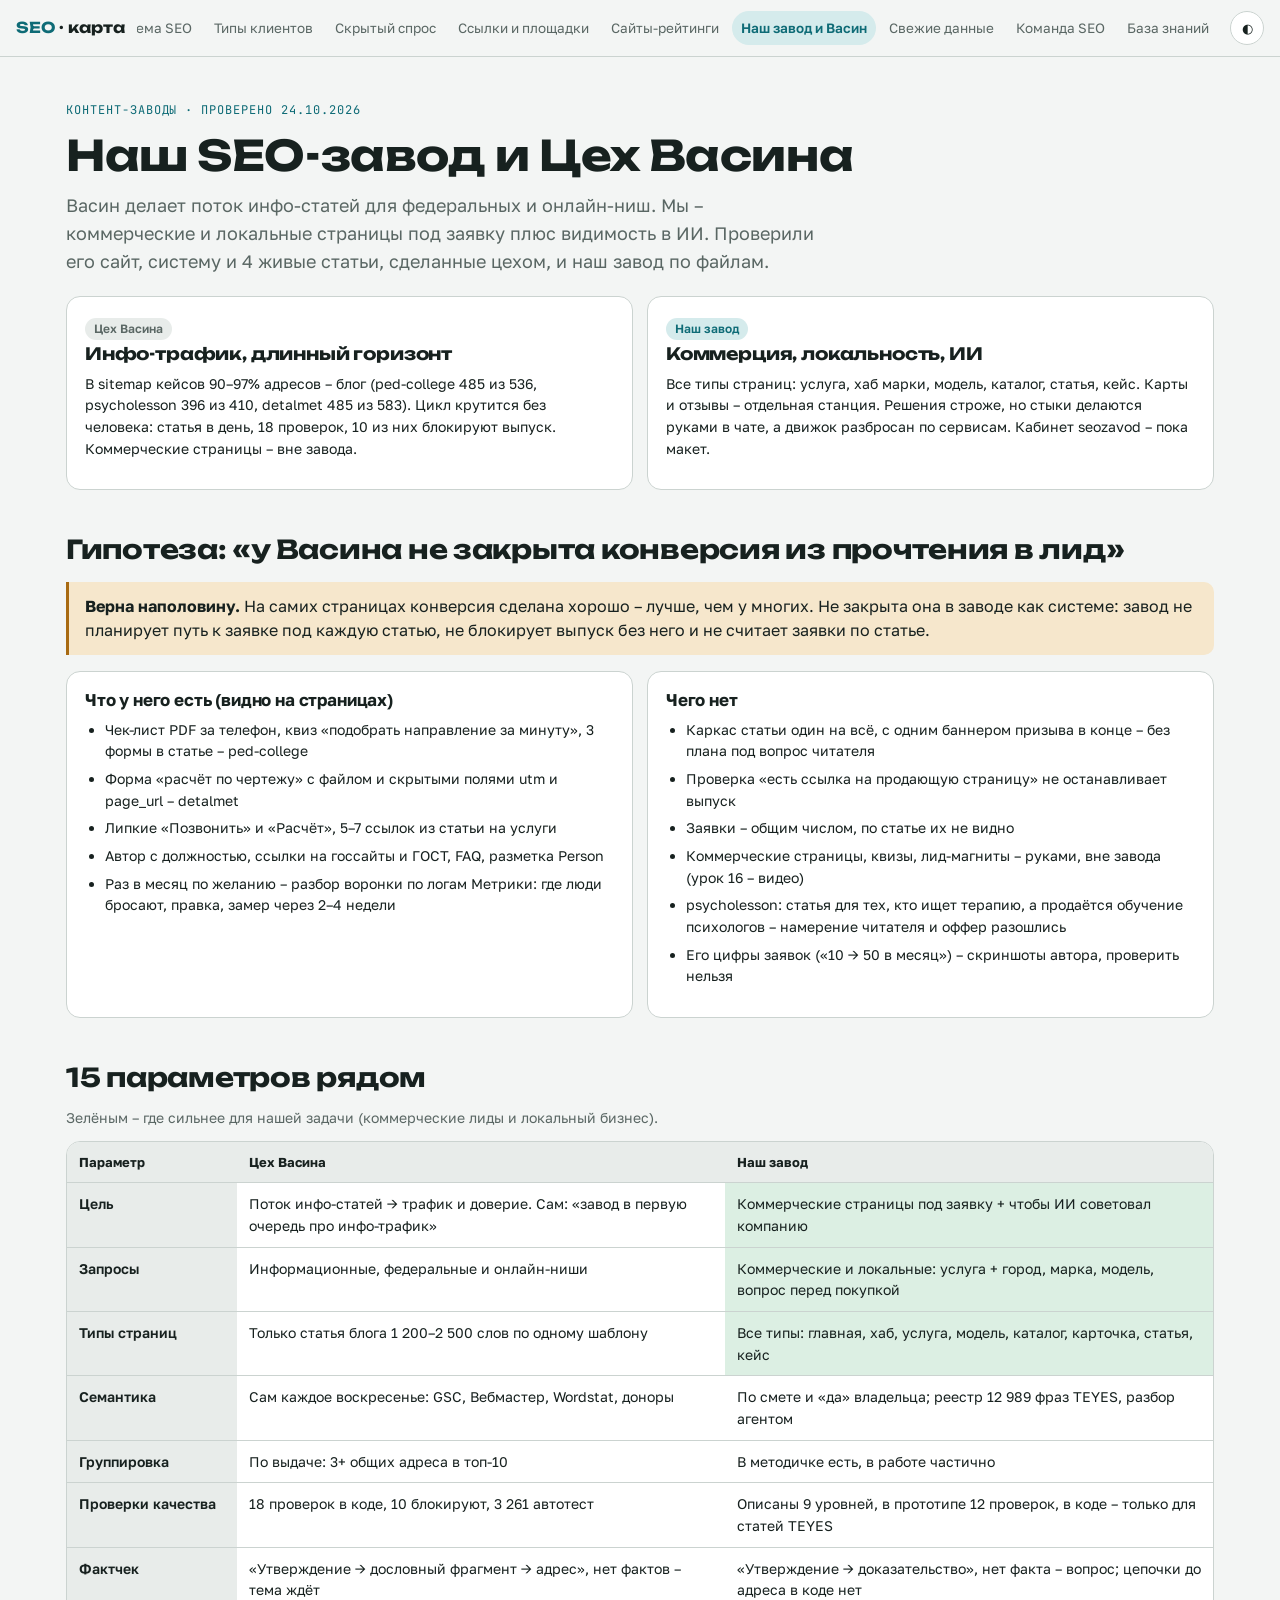
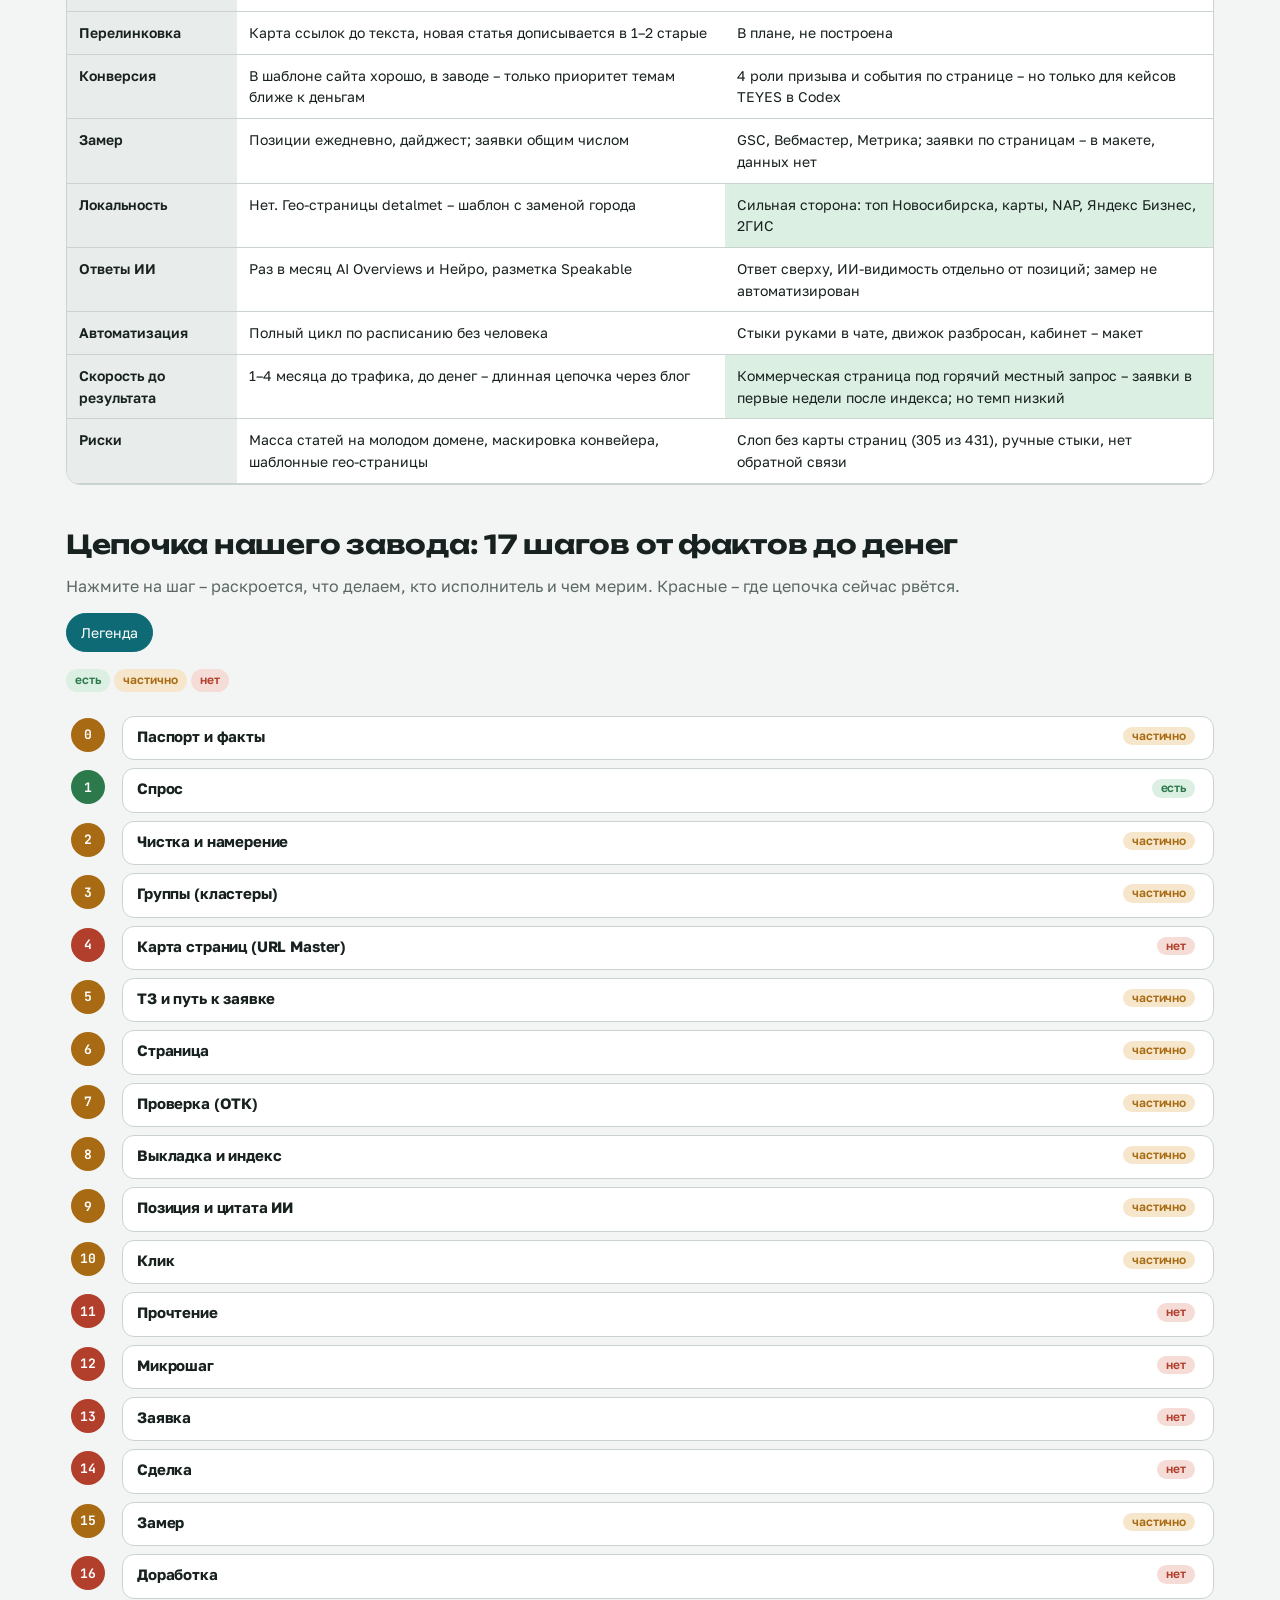
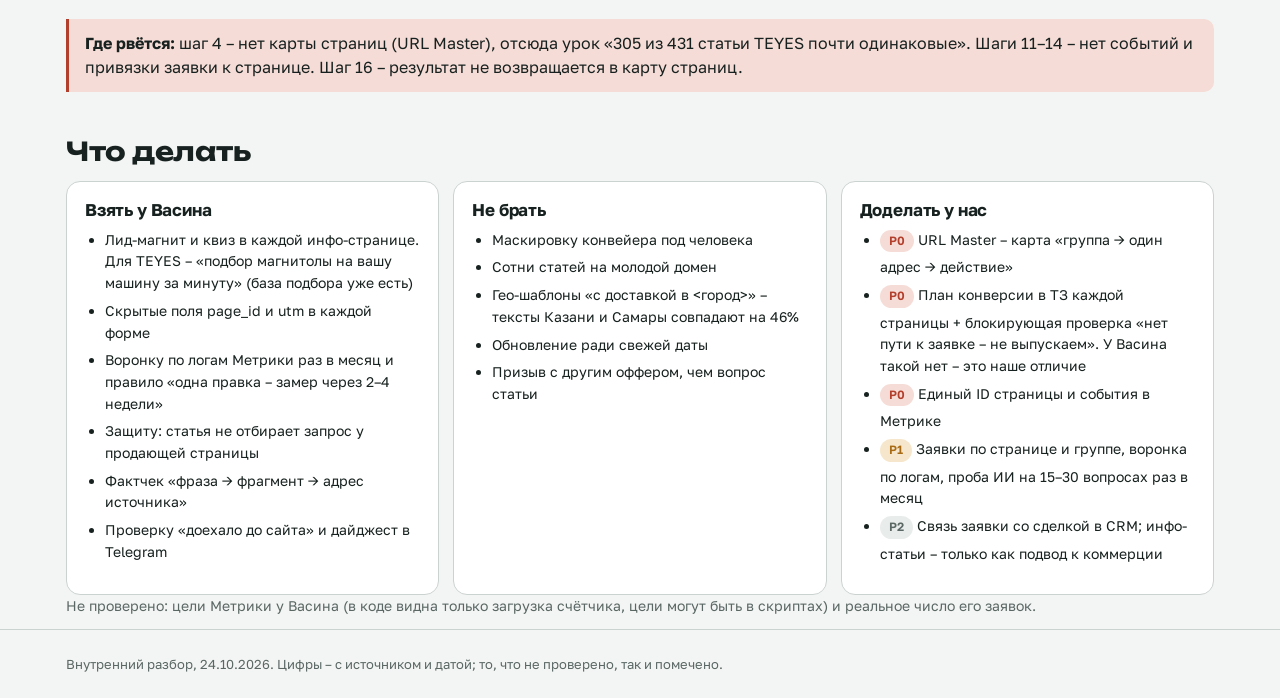
<file: zavody/index.html>
<!doctype html>
<html lang="ru" data-root="../" data-page="zavody/">
<head>
<meta charset="utf-8">
<meta name="viewport" content="width=device-width,initial-scale=1">
<meta name="robots" content="noindex,nofollow">
<title>Наш завод и Васин</title>
<link rel="stylesheet" href="../assets/style.css">
<style>
.vs{display:grid;grid-template-columns:1fr 1fr;gap:14px}
@media (max-width:700px){.vs{grid-template-columns:1fr}}
.vs .card h3{font-family:var(--f-display)}
.param{display:grid;grid-template-columns:170px 1fr 1fr;gap:0;border-bottom:1px solid var(--line)}
.param>div{padding:10px 12px;font-size:14px}
.param .k{font-weight:600;background:var(--sunk)}
.param.head>div{font-weight:700;background:var(--sunk);font-size:13px}
.cmp{border:1px solid var(--line);border-radius:var(--r);overflow:hidden;background:var(--surface)}
.win{background:var(--ok-bg)}
@media (max-width:700px){.param{grid-template-columns:1fr}.param .k{background:var(--accent-soft)}.param.head{display:none}.param>div:nth-child(2)::before{content:"Васин: ";font-weight:600}.param>div:nth-child(3)::before{content:"Мы: ";font-weight:600}}
.chain{display:flex;flex-direction:column;gap:0;margin:16px 0}
.st{display:grid;grid-template-columns:44px 1fr;gap:12px;cursor:pointer}
.st .dot{width:34px;height:34px;border-radius:50%;display:grid;place-items:center;font:700 13px var(--f-mono);color:#fff;margin:6px auto 0;position:relative}
.st .line{grid-column:1;width:2px;background:var(--line);margin:0 auto;min-height:12px}
.st .body{background:var(--surface);border:1px solid var(--line);border-radius:12px;padding:10px 14px;margin:4px 0}
.st .body h3{margin:0;font-size:15px;display:flex;justify-content:space-between;gap:8px;flex-wrap:wrap}
.st .more{display:none;font-size:14px;margin-top:8px}
.st.open .more{display:block}
.st.open .body{border-color:var(--accent)}
.s-ok{background:var(--ok)}.s-part{background:var(--part)}.s-no{background:var(--bad)}
</style>
</head>
<body>
<main class="wrap">
<header class="hero">
  <div class="kicker">Контент-заводы · проверено 24.10.2026</div>
  <h1>Наш SEO-завод и Цех Васина</h1>
  <p class="lead">Васин делает поток инфо-статей для федеральных и онлайн-ниш. Мы – коммерческие и локальные страницы под заявку плюс видимость в ИИ. Проверили его сайт, систему и 4 живые статьи, сделанные цехом, и наш завод по файлам.</p>
</header>

<div class="vs">
  <div class="card"><span class="tag">Цех Васина</span><h3>Инфо-трафик, длинный горизонт</h3>
    <p class="small">В sitemap кейсов 90–97% адресов – блог (ped-college 485 из 536, psycholesson 396 из 410, detalmet 485 из 583). Цикл крутится без человека: статья в день, 18 проверок, 10 из них блокируют выпуск. Коммерческие страницы – вне завода.</p></div>
  <div class="card"><span class="tag acc">Наш завод</span><h3>Коммерция, локальность, ИИ</h3>
    <p class="small">Все типы страниц: услуга, хаб марки, модель, каталог, статья, кейс. Карты и отзывы – отдельная станция. Решения строже, но стыки делаются руками в чате, а движок разбросан по сервисам. Кабинет seozavod – пока макет.</p></div>
</div>

<h2>Гипотеза: «у Васина не закрыта конверсия из прочтения в лид»</h2>
<div class="note warn"><b>Верна наполовину.</b> На самих страницах конверсия сделана хорошо – лучше, чем у многих. Не закрыта она в заводе как системе: завод не планирует путь к заявке под каждую статью, не блокирует выпуск без него и не считает заявки по статье.</div>
<div class="grid g2">
  <div class="card"><h3>Что у него есть (видно на страницах)</h3><ul class="clean small">
    <li>Чек-лист PDF за телефон, квиз «подобрать направление за минуту», 3 формы в статье – ped-college</li>
    <li>Форма «расчёт по чертежу» с файлом и скрытыми полями utm и page_url – detalmet</li>
    <li>Липкие «Позвонить» и «Расчёт», 5–7 ссылок из статьи на услуги</li>
    <li>Автор с должностью, ссылки на госсайты и ГОСТ, FAQ, разметка Person</li>
    <li>Раз в месяц по желанию – разбор воронки по логам Метрики: где люди бросают, правка, замер через 2–4 недели</li>
  </ul></div>
  <div class="card"><h3>Чего нет</h3><ul class="clean small">
    <li>Каркас статьи один на всё, с одним баннером призыва в конце – без плана под вопрос читателя</li>
    <li>Проверка «есть ссылка на продающую страницу» не останавливает выпуск</li>
    <li>Заявки – общим числом, по статье их не видно</li>
    <li>Коммерческие страницы, квизы, лид-магниты – руками, вне завода (урок 16 – видео)</li>
    <li>psycholesson: статья для тех, кто ищет терапию, а продаётся обучение психологов – намерение читателя и оффер разошлись</li>
    <li>Его цифры заявок («10 → 50 в месяц») – скриншоты автора, проверить нельзя</li>
  </ul></div>
</div>

<h2>15 параметров рядом</h2>
<p class="muted small">Зелёным – где сильнее для нашей задачи (коммерческие лиды и локальный бизнес).</p>
<div class="cmp" id="cmp"><div class="param head"><div>Параметр</div><div>Цех Васина</div><div>Наш завод</div></div></div>

<h2>Цепочка нашего завода: 17 шагов от фактов до денег</h2>
<p class="muted">Нажмите на шаг – раскроется, что делаем, кто исполнитель и чем мерим. Красные – где цепочка сейчас рвётся.</p>
<div class="tabs" data-group="lg"><button data-tab="x">Легенда</button></div>
<div class="panel" data-group="lg" data-tab="x"><span class="tag ok">есть</span><span class="tag part">частично</span><span class="tag bad">нет</span></div>
<div class="chain" id="chain"></div>

<div class="note bad"><b>Где рвётся:</b> шаг 4 – нет карты страниц (URL Master), отсюда урок «305 из 431 статьи TEYES почти одинаковые». Шаги 11–14 – нет событий и привязки заявки к странице. Шаг 16 – результат не возвращается в карту страниц.</div>

<h2>Что делать</h2>
<div class="grid g3">
  <div class="card"><h3>Взять у Васина</h3><ul class="clean small">
    <li>Лид-магнит и квиз в каждой инфо-странице. Для TEYES – «подбор магнитолы на вашу машину за минуту» (база подбора уже есть)</li>
    <li>Скрытые поля page_id и utm в каждой форме</li>
    <li>Воронку по логам Метрики раз в месяц и правило «одна правка – замер через 2–4 недели»</li>
    <li>Защиту: статья не отбирает запрос у продающей страницы</li>
    <li>Фактчек «фраза → фрагмент → адрес источника»</li>
    <li>Проверку «доехало до сайта» и дайджест в Telegram</li>
  </ul></div>
  <div class="card"><h3>Не брать</h3><ul class="clean small">
    <li>Маскировку конвейера под человека</li>
    <li>Сотни статей на молодой домен</li>
    <li>Гео-шаблоны «с доставкой в &lt;город&gt;» – тексты Казани и Самары совпадают на 46%</li>
    <li>Обновление ради свежей даты</li>
    <li>Призыв с другим оффером, чем вопрос статьи</li>
  </ul></div>
  <div class="card"><h3>Доделать у нас</h3><ul class="clean small">
    <li><span class="tag bad">P0</span>URL Master – карта «группа → один адрес → действие»</li>
    <li><span class="tag bad">P0</span>План конверсии в ТЗ каждой страницы + блокирующая проверка «нет пути к заявке – не выпускаем». У Васина такой нет – это наше отличие</li>
    <li><span class="tag bad">P0</span>Единый ID страницы и события в Метрике</li>
    <li><span class="tag part">P1</span>Заявки по странице и группе, воронка по логам, проба ИИ на 15–30 вопросах раз в месяц</li>
    <li><span class="tag">P2</span>Связь заявки со сделкой в CRM; инфо-статьи – только как подвод к коммерции</li>
  </ul></div>
</div>
<p class="small muted">Не проверено: цели Метрики у Васина (в коде видна только загрузка счётчика, цели могут быть в скриптах) и реальное число его заявок.</p>
</main>

<script>
const P = [
 ["Цель","Поток инфо-статей → трафик и доверие. Сам: «завод в первую очередь про инфо-трафик»","Коммерческие страницы под заявку + чтобы ИИ советовал компанию",1],
 ["Запросы","Информационные, федеральные и онлайн-ниши","Коммерческие и локальные: услуга + город, марка, модель, вопрос перед покупкой",1],
 ["Типы страниц","Только статья блога 1 200–2 500 слов по одному шаблону","Все типы: главная, хаб, услуга, модель, каталог, карточка, статья, кейс",1],
 ["Семантика","Сам каждое воскресенье: GSC, Вебмастер, Wordstat, доноры","По смете и «да» владельца; реестр 12 989 фраз TEYES, разбор агентом",0],
 ["Группировка","По выдаче: 3+ общих адреса в топ-10","В методичке есть, в работе частично",0],
 ["Проверки качества","18 проверок в коде, 10 блокируют, 3 261 автотест","Описаны 9 уровней, в прототипе 12 проверок, в коде – только для статей TEYES",0],
 ["Фактчек","«Утверждение → дословный фрагмент → адрес», нет фактов – тема ждёт","«Утверждение → доказательство», нет факта – вопрос; цепочки до адреса в коде нет",0],
 ["Перелинковка","Карта ссылок до текста, новая статья дописывается в 1–2 старые","В плане, не построена",0],
 ["Конверсия","В шаблоне сайта хорошо, в заводе – только приоритет темам ближе к деньгам","4 роли призыва и события по странице – но только для кейсов TEYES в Codex",2],
 ["Замер","Позиции ежедневно, дайджест; заявки общим числом","GSC, Вебмастер, Метрика; заявки по страницам – в макете, данных нет",0],
 ["Локальность","Нет. Гео-страницы detalmet – шаблон с заменой города","Сильная сторона: топ Новосибирска, карты, NAP, Яндекс Бизнес, 2ГИС",1],
 ["Ответы ИИ","Раз в месяц AI Overviews и Нейро, разметка Speakable","Ответ сверху, ИИ-видимость отдельно от позиций; замер не автоматизирован",0],
 ["Автоматизация","Полный цикл по расписанию без человека","Стыки руками в чате, движок разбросан, кабинет – макет",0],
 ["Скорость до результата","1–4 месяца до трафика, до денег – длинная цепочка через блог","Коммерческая страница под горячий местный запрос – заявки в первые недели после индекса; но темп низкий",1],
 ["Риски","Масса статей на молодом домене, маскировка конвейера, шаблонные гео-страницы","Слоп без карты страниц (305 из 431), ручные стыки, нет обратной связи",0],
];
const cmp=document.getElementById("cmp");
P.forEach(([k,v,m,w])=>{const d=document.createElement("div");d.className="param";
 d.innerHTML=`<div class="k">${k}</div><div class="${w===0?'':''}">${v}</div><div class="${w===1?'win':''}">${m}</div>`;cmp.appendChild(d);});

const C = [
 ["Паспорт и факты","Цены, гарантии, кейсы, фото со сроком годности; «не знаю» не пишется","исследование-бренда, marketolog","доля страниц, для которых хватает фактов","part"],
 ["Спрос","Wordstat, GSC, Вебмастер, подсказки, конкуренты – по смете","teyes-seo-sbor, yandex-dannye, бренд-сбор-выдача","фразы с источником, датой и регионом","ok"],
 ["Чистка и намерение","Тип страницы по топ-10 города, геозависимость","teyes-seo-semantika, утверждение владельцем","неразобранных меньше 200","part"],
 ["Группы (кластеры)","3–4 общих адреса в топ-10, отдельно Яндекс и Google","нет единого исполнителя","чистота группы","part"],
 ["Карта страниц (URL Master)","Группа → один адрес → тип → действие; защита от каннибализации; перелинковка до текста","seo-lead + site-map","0 пар «запрос → 2 адреса»","no"],
 ["ТЗ и путь к заявке","Разбор топа, ответ сверху, факты; план конверсии: главный шаг, призывы, квиз, доверие, события","site-seo, marketolog","у каждой страницы назван главный шаг","part"],
 ["Страница","Текст только из фактов, прототип, вёрстка Astro, реальные фото","copywriting, site-prototype, site-lead","проход проверки с первого раза","part"],
 ["Проверка (ОТК)","Факты, похожесть, переспам, дорвей, мета, ответы для ИИ, призывы, телефон и компьютер","site-seo, site-forms, site-landing, site-tech, change-reviewer","прошло / не прошло / не проверено","part"],
 ["Выкладка и индекс","Партией, после «да»; «доехало»; переобход, sitemap; ссылки со старых страниц","site-lead, deploy-check, yandex-dannye","время до индекса, % в индексе","part"],
 ["Позиция и цитата ИИ","Позиции в городе, сигнал при падении на 5; упоминания в Нейро и AI Overviews","teyes-seo-otchet, seo-lead","средняя позиция группы, доля ответов ИИ с брендом","part"],
 ["Клик","Сниппет с ценой и сроком, разметка, карточки на картах","site-seo, site-tech","CTR по адресу","part"],
 ["Прочтение","Ответ на первом экране, доскролл, где бросают","yandex-dannye (Метрика), Вебвизор","доля дочитавших, отказы","no"],
 ["Микрошаг","Звонок, мессенджер, форма, квиз, калькулятор, лид-магнит","site-forms, метрика-для-админки","показ → клик → начало контакта по странице","no"],
 ["Заявка","С ID страницы, utm и группой; «Спасибо» со сроком","site-forms, admin-builder","заявки по странице и группе","no"],
 ["Сделка","Статус в CRM, сумма; без ID не смешивать SEO и выручку","prodavec, CRM","заявка → сделка, выручка по группе","no"],
 ["Замер","Сводка по адресу: индекс → позиция → CTR → прочтение → заявки → сделки","seo-lead, yandex-dannye, teyes-seo-otchet","всё выше, с датой и источником","part"],
 ["Доработка","Оставить / улучшить / склеить / закрыть; правка экрана, где бросают; замер через 2–4 недели","seo-lead → обратно в шаг 4","доля доработок с ростом","no"],
];
const lab={ok:"есть",part:"частично",no:"нет"}, tg={ok:"ok",part:"part",no:"bad"};
const ch=document.getElementById("chain");
C.forEach(([t,d,w,m,s],i)=>{const e=document.createElement("div");e.className="st";
 e.innerHTML=`<div><div class="dot s-${s}">${i}</div></div><div class="body"><h3><span>${t}</span><span class="tag ${tg[s]}">${lab[s]}</span></h3><div class="more"><p><b>Что делаем:</b> ${d}</p><p><b>Кто:</b> ${w}</p><p style="margin:0"><b>Метрика:</b> ${m}</p></div></div>`;
 e.addEventListener("click",()=>e.classList.toggle("open"));ch.appendChild(e);});
</script>
<script src="../assets/site.js"></script>
</body>
</html>
</file>
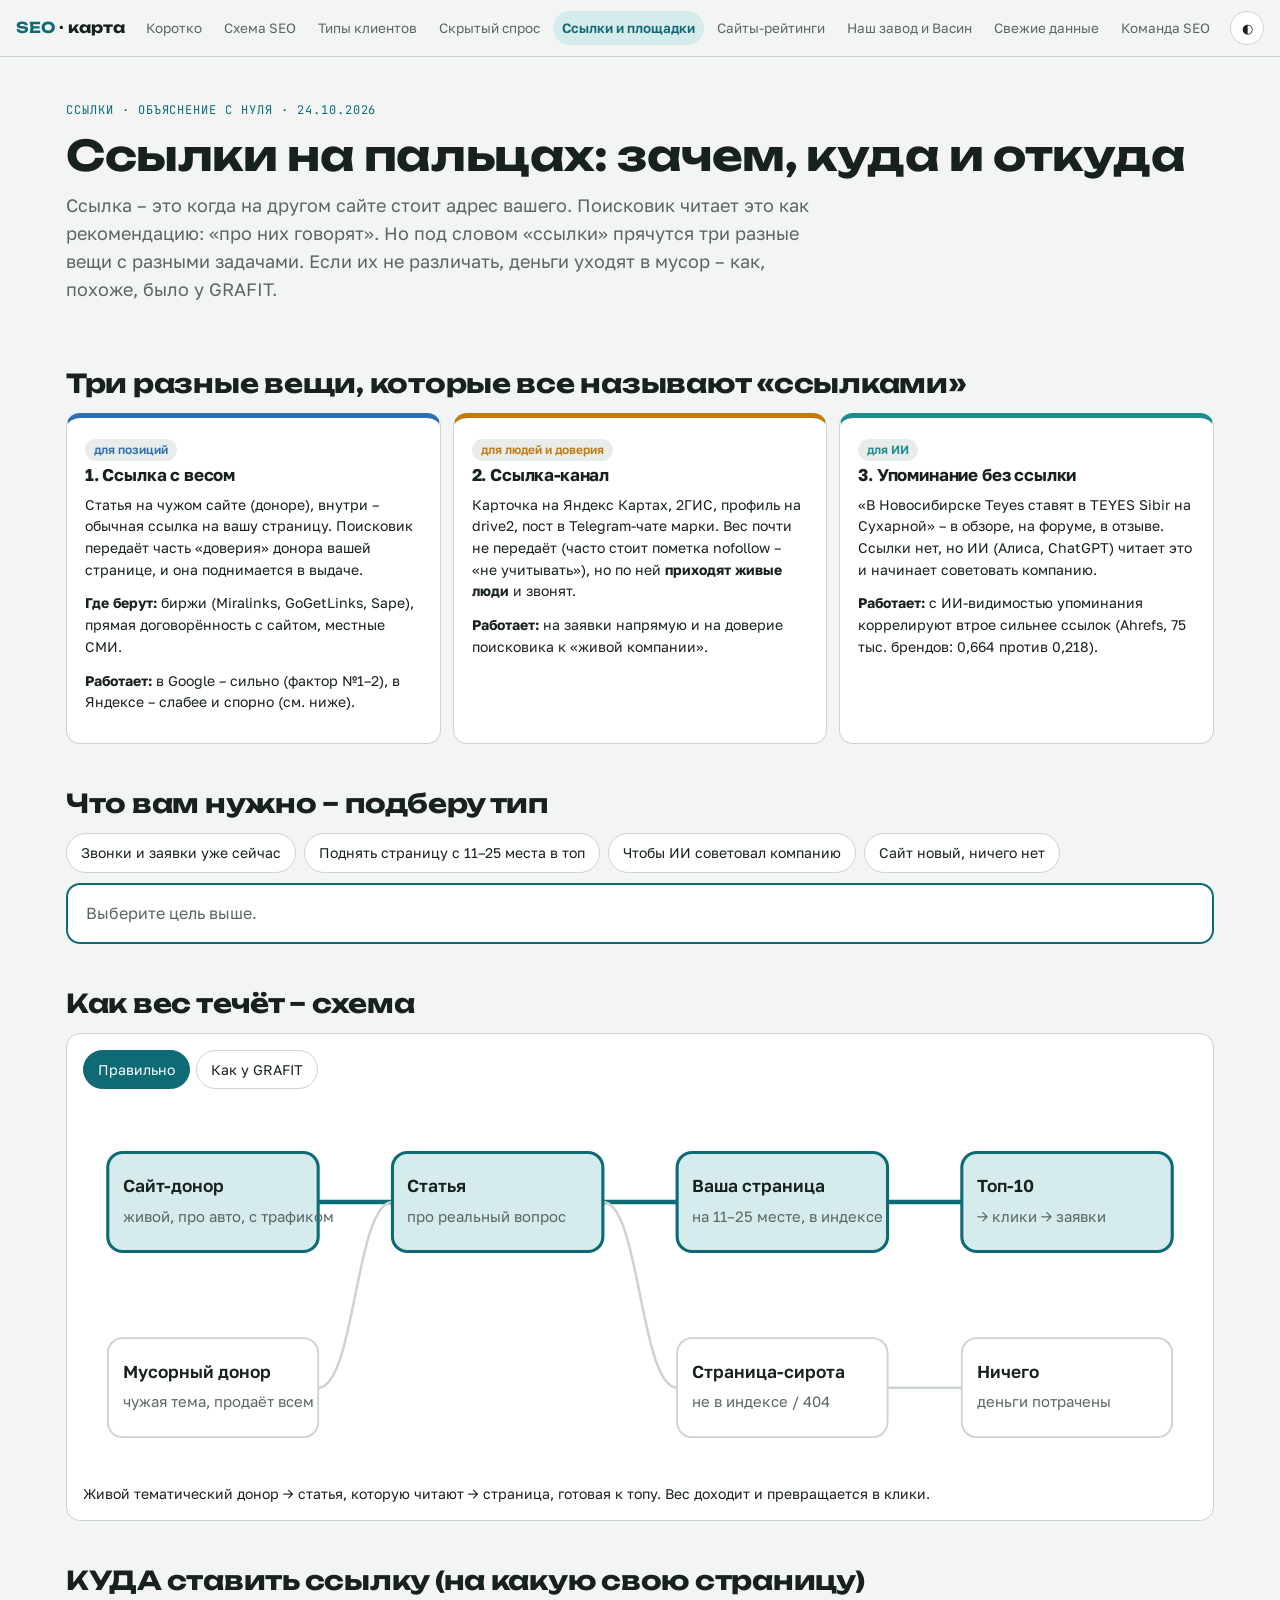
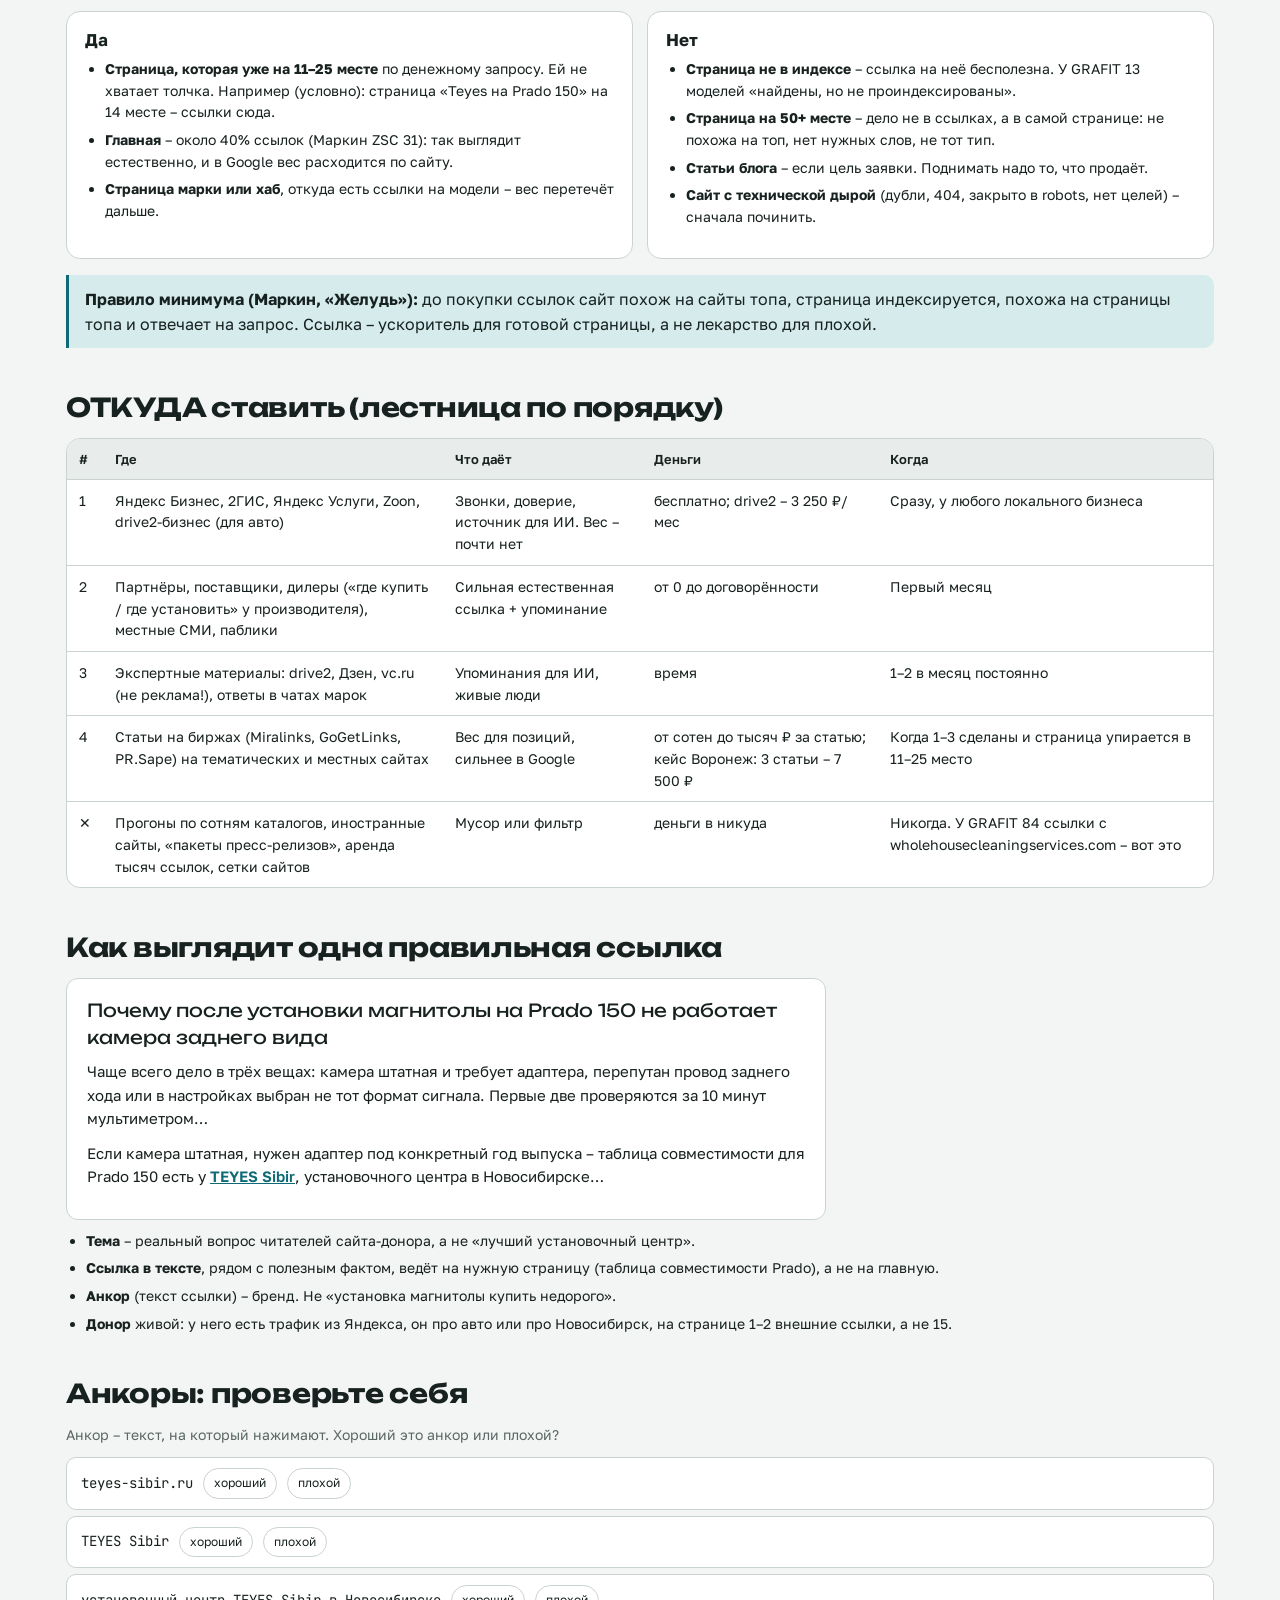
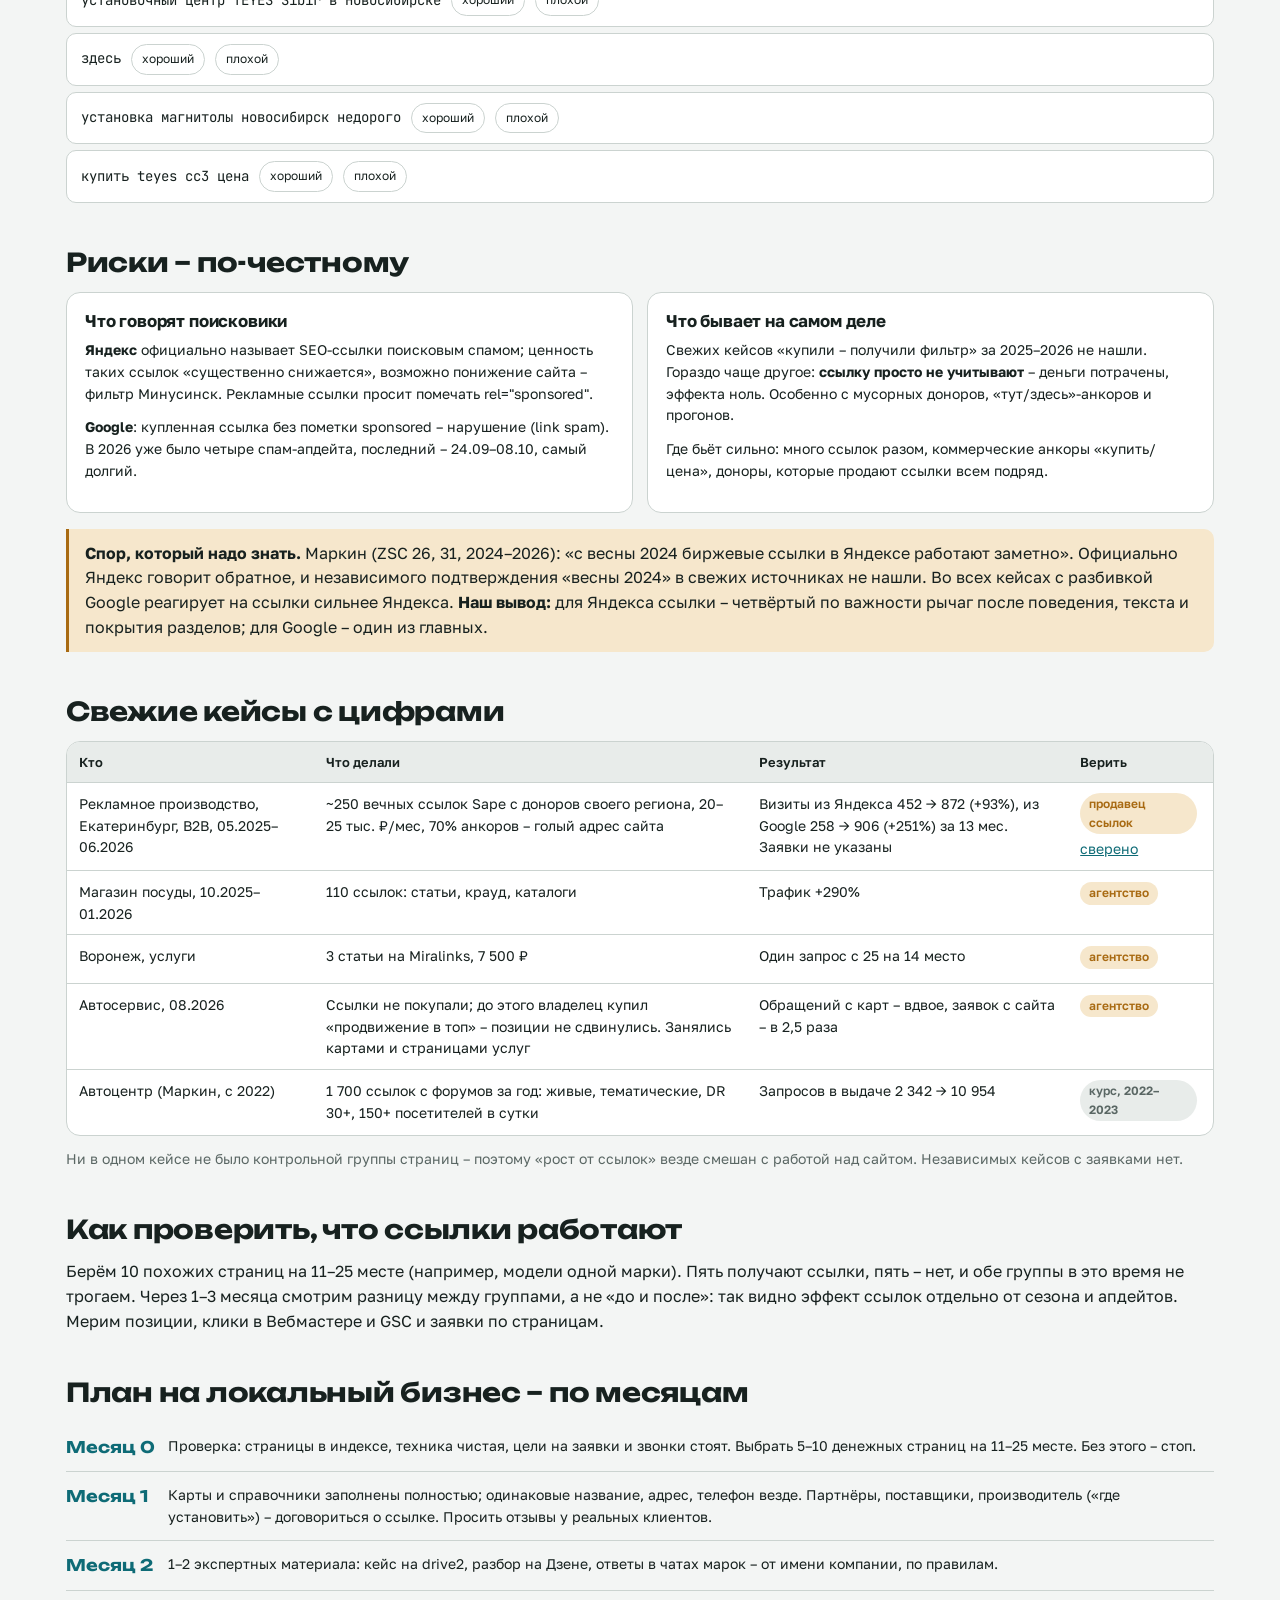
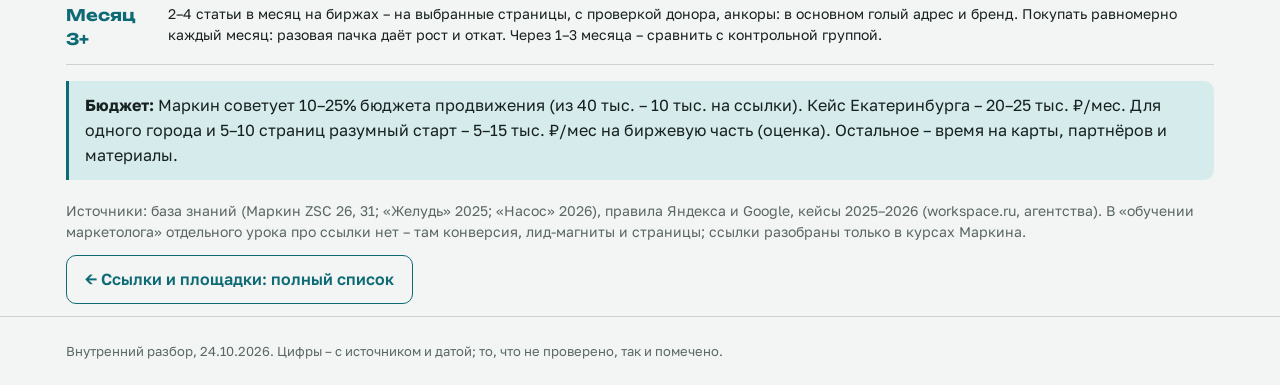
<file: linkbilding/prosto/index.html>
<!doctype html>
<html lang="ru" data-root="../../" data-page="linkbilding/">
<head>
<meta charset="utf-8">
<meta name="viewport" content="width=device-width,initial-scale=1">
<meta name="robots" content="noindex,nofollow">
<title>Ссылки на пальцах</title>
<link rel="stylesheet" href="../../assets/style.css">
<style>
.three{display:grid;gap:12px;grid-template-columns:repeat(auto-fit,minmax(260px,1fr))}
.three .card{border-top:5px solid var(--line)}
.goal{display:flex;flex-wrap:wrap;gap:8px;margin:10px 0}
.ans{background:var(--surface);border:2px solid var(--accent);border-radius:var(--r);padding:16px 18px;margin-top:10px}
.flowbox{background:var(--surface);border:1px solid var(--line);border-radius:var(--r);padding:16px}
svg#flow{width:100%;height:auto;display:block;min-width:640px}
.flsc{overflow-x:auto}
.fn rect{fill:var(--surface);stroke:var(--line);stroke-width:1.5}
.fn.on rect{fill:var(--accent-soft);stroke:var(--accent);stroke-width:2.5}
.fn text{fill:var(--fg);font:600 14px var(--f-body)}
.fn .s{font:400 12px var(--f-body);fill:var(--muted)}
.fe{fill:none;stroke:var(--line);stroke-width:2}
.fe.on{stroke:var(--accent);stroke-width:3.5}
.art{background:var(--surface);border:1px solid var(--line);border-radius:12px;padding:18px 20px;font-size:15px;max-width:760px}
.art .lnk{color:var(--accent);text-decoration:underline;font-weight:600}
.art .ttl{font-family:var(--f-display);font-size:18px;margin-bottom:8px}
.quiz .q{display:flex;align-items:center;gap:10px;flex-wrap:wrap;background:var(--surface);border:1px solid var(--line);border-radius:10px;padding:10px 14px;margin:6px 0}
.quiz .q code{font-size:14px}
.quiz .q .r{font-size:13px;flex-basis:100%;display:none}
.quiz .q.done .r{display:block}
.quiz .q.ok{border-color:var(--ok)} .quiz .q.bad{border-color:var(--bad)}
.mini{font-size:12px;padding:5px 10px}
.month{display:grid;grid-template-columns:90px 1fr;gap:12px;padding:12px 0;border-bottom:1px solid var(--line)}
@media (min-width:700px){.flhint{display:none}}
.month b{font-family:var(--f-display);color:var(--accent)}
</style>
</head>
<body>
<main class="wrap">
<header class="hero">
  <div class="kicker">Ссылки · объяснение с нуля · 24.10.2026</div>
  <h1>Ссылки на пальцах: зачем, куда и откуда</h1>
  <p class="lead">Ссылка – это когда на другом сайте стоит адрес вашего. Поисковик читает это как рекомендацию: «про них говорят». Но под словом «ссылки» прячутся три разные вещи с разными задачами. Если их не различать, деньги уходят в мусор – как, похоже, было у GRAFIT.</p>
</header>

<h2>Три разные вещи, которые все называют «ссылками»</h2>
<div class="three">
  <div class="card" style="border-top-color:var(--l-seo)"><span class="tag" style="color:var(--l-seo)">для позиций</span><h3>1. Ссылка с весом</h3><p class="small">Статья на чужом сайте (доноре), внутри – обычная ссылка на вашу страницу. Поисковик передаёт часть «доверия» донора вашей странице, и она поднимается в выдаче.</p><p class="small"><b>Где берут:</b> биржи (Miralinks, GoGetLinks, Sape), прямая договорённость с сайтом, местные СМИ.</p><p class="small"><b>Работает:</b> в Google – сильно (фактор №1–2), в Яндексе – слабее и спорно (см. ниже).</p></div>
  <div class="card" style="border-top-color:var(--l-loc)"><span class="tag" style="color:var(--l-loc)">для людей и доверия</span><h3>2. Ссылка-канал</h3><p class="small">Карточка на Яндекс Картах, 2ГИС, профиль на drive2, пост в Telegram-чате марки. Вес почти не передаёт (часто стоит пометка nofollow – «не учитывать»), но по ней <b>приходят живые люди</b> и звонят.</p><p class="small"><b>Работает:</b> на заявки напрямую и на доверие поисковика к «живой компании».</p></div>
  <div class="card" style="border-top-color:var(--l-geo)"><span class="tag" style="color:var(--l-geo)">для ИИ</span><h3>3. Упоминание без ссылки</h3><p class="small">«В Новосибирске Teyes ставят в TEYES Sibir на Сухарной» – в обзоре, на форуме, в отзыве. Ссылки нет, но ИИ (Алиса, ChatGPT) читает это и начинает советовать компанию.</p><p class="small"><b>Работает:</b> с ИИ-видимостью упоминания коррелируют втрое сильнее ссылок (Ahrefs, 75 тыс. брендов: 0,664 против 0,218).</p></div>
</div>

<h2>Что вам нужно – подберу тип</h2>
<div class="goal" id="goal">
  <button class="chip" data-g="calls">Звонки и заявки уже сейчас</button>
  <button class="chip" data-g="pos">Поднять страницу с 11–25 места в топ</button>
  <button class="chip" data-g="ai">Чтобы ИИ советовал компанию</button>
  <button class="chip" data-g="new">Сайт новый, ничего нет</button>
</div>
<div class="ans" id="ans"><p class="muted" style="margin:0">Выберите цель выше.</p></div>

<h2>Как вес течёт – схема</h2>
<div class="flowbox">
  <div class="tabs" data-group="fl" style="margin-top:0"><button data-tab="good">Правильно</button><button data-tab="bad">Как у GRAFIT</button></div>
  <div class="flsc"><svg id="flow" viewBox="0 0 900 300"></svg></div><div class="small muted flhint">На телефоне схему можно листать вбок.</div>
  <p class="small" id="flowtxt" style="margin:8px 0 0"></p>
</div>

<h2>КУДА ставить ссылку (на какую свою страницу)</h2>
<div class="grid g2">
  <div class="card"><h3>Да</h3><ul class="clean small">
    <li><b>Страница, которая уже на 11–25 месте</b> по денежному запросу. Ей не хватает толчка. Например (условно): страница «Teyes на Prado 150» на 14 месте – ссылки сюда.</li>
    <li><b>Главная</b> – около 40% ссылок (Маркин ZSC 31): так выглядит естественно, и в Google вес расходится по сайту.</li>
    <li><b>Страница марки или хаб</b>, откуда есть ссылки на модели – вес перетечёт дальше.</li>
  </ul></div>
  <div class="card"><h3>Нет</h3><ul class="clean small">
    <li><b>Страница не в индексе</b> – ссылка на неё бесполезна. У GRAFIT 13 моделей «найдены, но не проиндексированы».</li>
    <li><b>Страница на 50+ месте</b> – дело не в ссылках, а в самой странице: не похожа на топ, нет нужных слов, не тот тип.</li>
    <li><b>Статьи блога</b> – если цель заявки. Поднимать надо то, что продаёт.</li>
    <li><b>Сайт с технической дырой</b> (дубли, 404, закрыто в robots, нет целей) – сначала починить.</li>
  </ul></div>
</div>
<div class="note"><b>Правило минимума (Маркин, «Желудь»):</b> до покупки ссылок сайт похож на сайты топа, страница индексируется, похожа на страницы топа и отвечает на запрос. Ссылка – ускоритель для готовой страницы, а не лекарство для плохой.</div>

<h2>ОТКУДА ставить (лестница по порядку)</h2>
<div class="tbl"><table>
<tr><th>#</th><th>Где</th><th>Что даёт</th><th>Деньги</th><th>Когда</th></tr>
<tr><td>1</td><td>Яндекс Бизнес, 2ГИС, Яндекс Услуги, Zoon, drive2-бизнес (для авто)</td><td>Звонки, доверие, источник для ИИ. Вес – почти нет</td><td>бесплатно; drive2 – 3 250 ₽/мес</td><td>Сразу, у любого локального бизнеса</td></tr>
<tr><td>2</td><td>Партнёры, поставщики, дилеры («где купить / где установить» у производителя), местные СМИ, паблики</td><td>Сильная естественная ссылка + упоминание</td><td>от 0 до договорённости</td><td>Первый месяц</td></tr>
<tr><td>3</td><td>Экспертные материалы: drive2, Дзен, vc.ru (не реклама!), ответы в чатах марок</td><td>Упоминания для ИИ, живые люди</td><td>время</td><td>1–2 в месяц постоянно</td></tr>
<tr><td>4</td><td>Статьи на биржах (Miralinks, GoGetLinks, PR.Sape) на тематических и местных сайтах</td><td>Вес для позиций, сильнее в Google</td><td>от сотен до тысяч ₽ за статью; кейс Воронеж: 3 статьи – 7 500 ₽</td><td>Когда 1–3 сделаны и страница упирается в 11–25 место</td></tr>
<tr><td>✕</td><td>Прогоны по сотням каталогов, иностранные сайты, «пакеты пресс-релизов», аренда тысяч ссылок, сетки сайтов</td><td>Мусор или фильтр</td><td>деньги в никуда</td><td>Никогда. У GRAFIT 84 ссылки с wholehousecleaningservices.com – вот это</td></tr>
</table></div>

<h2>Как выглядит одна правильная ссылка</h2>
<div class="art">
  <div class="ttl">Почему после установки магнитолы на Prado 150 не работает камера заднего вида</div>
  <p>Чаще всего дело в трёх вещах: камера штатная и требует адаптера, перепутан провод заднего хода или в настройках выбран не тот формат сигнала. Первые две проверяются за 10 минут мультиметром…</p>
  <p>Если камера штатная, нужен адаптер под конкретный год выпуска – таблица совместимости для Prado 150 есть у <span class="lnk">TEYES Sibir</span>, установочного центра в Новосибирске…</p>
</div>
<ul class="clean small" style="margin-top:10px">
  <li><b>Тема</b> – реальный вопрос читателей сайта-донора, а не «лучший установочный центр».</li>
  <li><b>Ссылка в тексте</b>, рядом с полезным фактом, ведёт на нужную страницу (таблица совместимости Prado), а не на главную.</li>
  <li><b>Анкор</b> (текст ссылки) – бренд. Не «установка магнитолы купить недорого».</li>
  <li><b>Донор</b> живой: у него есть трафик из Яндекса, он про авто или про Новосибирск, на странице 1–2 внешние ссылки, а не 15.</li>
</ul>

<h2>Анкоры: проверьте себя</h2>
<p class="muted small">Анкор – текст, на который нажимают. Хороший это анкор или плохой?</p>
<div class="quiz" id="quiz"></div>

<h2>Риски – по-честному</h2>
<div class="grid g2">
  <div class="card"><h3>Что говорят поисковики</h3><p class="small"><b>Яндекс</b> официально называет SEO-ссылки поисковым спамом; ценность таких ссылок «существенно снижается», возможно понижение сайта – фильтр Минусинск. Рекламные ссылки просит помечать rel="sponsored".</p><p class="small"><b>Google</b>: купленная ссылка без пометки sponsored – нарушение (link spam). В 2026 уже было четыре спам-апдейта, последний – 24.09–08.10, самый долгий.</p></div>
  <div class="card"><h3>Что бывает на самом деле</h3><p class="small">Свежих кейсов «купили – получили фильтр» за 2025–2026 не нашли. Гораздо чаще другое: <b>ссылку просто не учитывают</b> – деньги потрачены, эффекта ноль. Особенно с мусорных доноров, «тут/здесь»-анкоров и прогонов.</p><p class="small">Где бьёт сильно: много ссылок разом, коммерческие анкоры «купить/цена», доноры, которые продают ссылки всем подряд.</p></div>
</div>
<div class="note warn"><b>Спор, который надо знать.</b> Маркин (ZSC 26, 31, 2024–2026): «с весны 2024 биржевые ссылки в Яндексе работают заметно». Официально Яндекс говорит обратное, и независимого подтверждения «весны 2024» в свежих источниках не нашли. Во всех кейсах с разбивкой Google реагирует на ссылки сильнее Яндекса. <b>Наш вывод:</b> для Яндекса ссылки – четвёртый по важности рычаг после поведения, текста и покрытия разделов; для Google – один из главных.</div>

<h2>Свежие кейсы с цифрами</h2>
<div class="tbl"><table>
<tr><th>Кто</th><th>Что делали</th><th>Результат</th><th>Верить</th></tr>
<tr><td>Рекламное производство, Екатеринбург, B2B, 05.2025–06.2026</td><td>~250 вечных ссылок Sape с доноров своего региона, 20–25 тыс. ₽/мес, 70% анкоров – голый адрес сайта</td><td>Визиты из Яндекса 452 → 872 (+93%), из Google 258 → 906 (+251%) за 13 мес. Заявки не указаны</td><td><span class="tag part">продавец ссылок</span> <a href="https://workspace.ru/cases/arifmetika-prodvizheniya-kak-250-vechnyh-ssylok-dali-251-k-trafiku-v-google/" target="_blank" rel="noopener">сверено</a></td></tr>
<tr><td>Магазин посуды, 10.2025–01.2026</td><td>110 ссылок: статьи, крауд, каталоги</td><td>Трафик +290%</td><td><span class="tag part">агентство</span></td></tr>
<tr><td>Воронеж, услуги</td><td>3 статьи на Miralinks, 7 500 ₽</td><td>Один запрос с 25 на 14 место</td><td><span class="tag part">агентство</span></td></tr>
<tr><td>Автосервис, 08.2026</td><td>Ссылки не покупали; до этого владелец купил «продвижение в топ» – позиции не сдвинулись. Занялись картами и страницами услуг</td><td>Обращений с карт – вдвое, заявок с сайта – в 2,5 раза</td><td><span class="tag part">агентство</span></td></tr>
<tr><td>Автоцентр (Маркин, с 2022)</td><td>1 700 ссылок с форумов за год: живые, тематические, DR 30+, 150+ посетителей в сутки</td><td>Запросов в выдаче 2 342 → 10 954</td><td><span class="tag">курс, 2022–2023</span></td></tr>
</table></div>
<p class="small muted">Ни в одном кейсе не было контрольной группы страниц – поэтому «рост от ссылок» везде смешан с работой над сайтом. Независимых кейсов с заявками нет.</p>

<h2>Как проверить, что ссылки работают</h2>
<p>Берём 10 похожих страниц на 11–25 месте (например, модели одной марки). Пять получают ссылки, пять – нет, и обе группы в это время не трогаем. Через 1–3 месяца смотрим разницу между группами, а не «до и после»: так видно эффект ссылок отдельно от сезона и апдейтов. Мерим позиции, клики в Вебмастере и GSC и заявки по страницам.</p>

<h2>План на локальный бизнес – по месяцам</h2>
<div class="month"><b>Месяц 0</b><div class="small">Проверка: страницы в индексе, техника чистая, цели на заявки и звонки стоят. Выбрать 5–10 денежных страниц на 11–25 месте. Без этого – стоп.</div></div>
<div class="month"><b>Месяц 1</b><div class="small">Карты и справочники заполнены полностью; одинаковые название, адрес, телефон везде. Партнёры, поставщики, производитель («где установить») – договориться о ссылке. Просить отзывы у реальных клиентов.</div></div>
<div class="month"><b>Месяц 2</b><div class="small">1–2 экспертных материала: кейс на drive2, разбор на Дзене, ответы в чатах марок – от имени компании, по правилам.</div></div>
<div class="month"><b>Месяц 3+</b><div class="small">2–4 статьи в месяц на биржах – на выбранные страницы, с проверкой донора, анкоры: в основном голый адрес и бренд. Покупать равномерно каждый месяц: разовая пачка даёт рост и откат. Через 1–3 месяца – сравнить с контрольной группой.</div></div>
<div class="note"><b>Бюджет:</b> Маркин советует 10–25% бюджета продвижения (из 40 тыс. – 10 тыс. на ссылки). Кейс Екатеринбурга – 20–25 тыс. ₽/мес. Для одного города и 5–10 страниц разумный старт – 5–15 тыс. ₽/мес на биржевую часть (оценка). Остальное – время на карты, партнёров и материалы.</div>

<p class="small muted" style="margin-top:20px">Источники: база знаний (Маркин ZSC 26, 31; «Желудь» 2025; «Насос» 2026), правила Яндекса и Google, кейсы 2025–2026 (workspace.ru, агентства). В «обучении маркетолога» отдельного урока про ссылки нет – там конверсия, лид-магниты и страницы; ссылки разобраны только в курсах Маркина.</p>
<p><a class="btn ghost" href="../">← Ссылки и площадки: полный список</a></p>
</main>
<script>
const G={
 calls:["Ссылки-каналы, не ссылки с весом","Карточки на Яндекс Картах и 2ГИС – полностью заполненные, с ценами, фото и свежими отзывами. drive2-бизнес для авто. Ответы в чатах марок от имени компании. Это даёт звонки в первые недели. Биржевые ссылки заявок сразу не дают – они поднимают позиции через 1–3 месяца, и то если страница готова."],
 pos:["Ссылки с весом – на эту страницу и главную","Сначала проверить: страница в индексе и похожа на топ. Потом 2–4 статьи в месяц на тематических или местных сайтах, ссылка в тексте, анкор – адрес или бренд. Плюс 5 похожих страниц без ссылок как контрольная группа. Ждать 1–3 месяца. В Google эффект сильнее, чем в Яндексе."],
 ai:["Упоминания, а не ссылки","ИИ советует тех, о ком пишут в разных местах одно и то же: название, город, что делают. Карточки на картах с отзывами, кейсы на drive2 и Дзене, ответы на форумах, упоминание в обзорах «где сделать в Новосибирске». И своя страница, точно отвечающая на вопрос, – без неё упоминания работают слабо."],
 new:["Сначала каналы, вес – потом","Новому сайту биржевые ссылки рано: поисковик ещё не знает сайт. Месяц 1–2: карты, справочники, партнёры, производитель. Параллельно – страницы услуг. Биржи – когда страницы в индексе и дошли до 11–25 места. Для Google возраст домена важен – ссылки там помогают раньше."],
};
document.getElementById("goal").addEventListener("click",e=>{const b=e.target.closest(".chip");if(!b)return;
 document.querySelectorAll("#goal .chip").forEach(x=>x.setAttribute("aria-pressed",x===b));
 const [h,t]=G[b.dataset.g];document.getElementById("ans").innerHTML=`<h3 style="margin-top:0">${h}</h3><p class="small" style="margin:0">${t}</p>`;});
document.querySelectorAll("#goal .chip").forEach(x=>x.setAttribute("aria-pressed","false"));

const NS="http://www.w3.org/2000/svg",svg=document.getElementById("flow");
const nodes={donor:[20,40,"Сайт-донор","живой, про авто, с трафиком"],art:[250,40,"Статья","про реальный вопрос"],page:[480,40,"Ваша страница","на 11–25 месте, в индексе"],top:[710,40,"Топ-10","→ клики → заявки"],
 junk:[20,190,"Мусорный донор","чужая тема, продаёт всем"],orph:[480,190,"Страница-сирота","не в индексе / 404"],none:[710,190,"Ничего","деньги потрачены"]};
const edges={good:[["donor","art"],["art","page"],["page","top"]],bad:[["junk","art"],["art","orph"],["orph","none"]]};
function el(t,a,p){const e=document.createElementNS(NS,t);for(const k in a)e.setAttribute(k,a[k]);(p||svg).appendChild(e);return e;}
function drawFlow(m){svg.innerHTML="";const on=new Set(edges[m].flat());
 Object.values(edges).flat().forEach(([a,b])=>{const A=nodes[a],B=nodes[b];const x1=A[0]+170,y1=A[1]+40,x2=B[0],y2=B[1]+40;el("path",{d:`M${x1},${y1} C${(x1+x2)/2},${y1} ${(x1+x2)/2},${y2} ${x2},${y2}`,class:"fe"+(edges[m].some(e=>e[0]===a&&e[1]===b)?" on":"")});});
 for(const k in nodes){const [x,y,t,s]=nodes[k];const g=el("g",{class:"fn"+(on.has(k)?" on":"")});el("rect",{x,y,width:170,height:80,rx:12},g);
  const a=el("text",{x:x+12,y:y+32},g);a.textContent=t;const b=el("text",{x:x+12,y:y+56,class:"s"},g);b.textContent=s;}
 document.getElementById("flowtxt").textContent= m==="good"?"Живой тематический донор → статья, которую читают → страница, готовая к топу. Вес доходит и превращается в клики.":"Мусорный донор → статья → страница, которой нет в индексе. Вес теряется на каждом шаге. У GRAFIT: спам-домены со ссылками, 13 моделей не в индексе, 3 – 404.";}
document.querySelectorAll('.tabs[data-group="fl"] button').forEach(b=>b.addEventListener("click",()=>drawFlow(b.dataset.tab)));drawFlow("good");

const Q=[
 ["teyes-sibir.ru",1,"Голый адрес – самый естественный, основа анкор-листа (в кейсе Екатеринбурга – 70%)."],
 ["TEYES Sibir",1,"Бренд – безопасно и работает на узнаваемость, в том числе для ИИ."],
 ["установочный центр TEYES Sibir в Новосибирске",1,"Разбавленный анкор: бренд + смысл + город. Немного таких – хорошо."],
 ["здесь",0,"Пустой анкор: не адрес и не бренд, смысла не несёт. Маркин прямо советует не использовать «здесь», «тут», «по ссылке»."],
 ["установка магнитолы новосибирск недорого",0,"Прямой коммерческий анкор – главный риск фильтра. Максимум 0–5% от всех."],
 ["купить teyes cc3 цена",0,"«Купить / цена» в анкоре – это ещё и реклама по закону: нужна маркировка. Не использовать."],
];
const qz=document.getElementById("quiz");
Q.forEach(([a,ok,why])=>{const d=document.createElement("div");d.className="q";d.innerHTML=`<code>${a}</code><button class="chip mini">хороший</button><button class="chip mini">плохой</button><div class="r"></div>`;
 const [bg,bb]=d.querySelectorAll("button");const res=(pick)=>{d.classList.add("done");const right=(pick===ok);d.classList.toggle("ok",right);d.classList.toggle("bad",!right);d.querySelector(".r").innerHTML=(right?"✓ Верно. ":"✕ Нет. ")+why;};
 bg.onclick=()=>res(1);bb.onclick=()=>res(0);qz.appendChild(d);});
</script>
<script src="../../assets/site.js"></script>
</body>
</html>
</file>
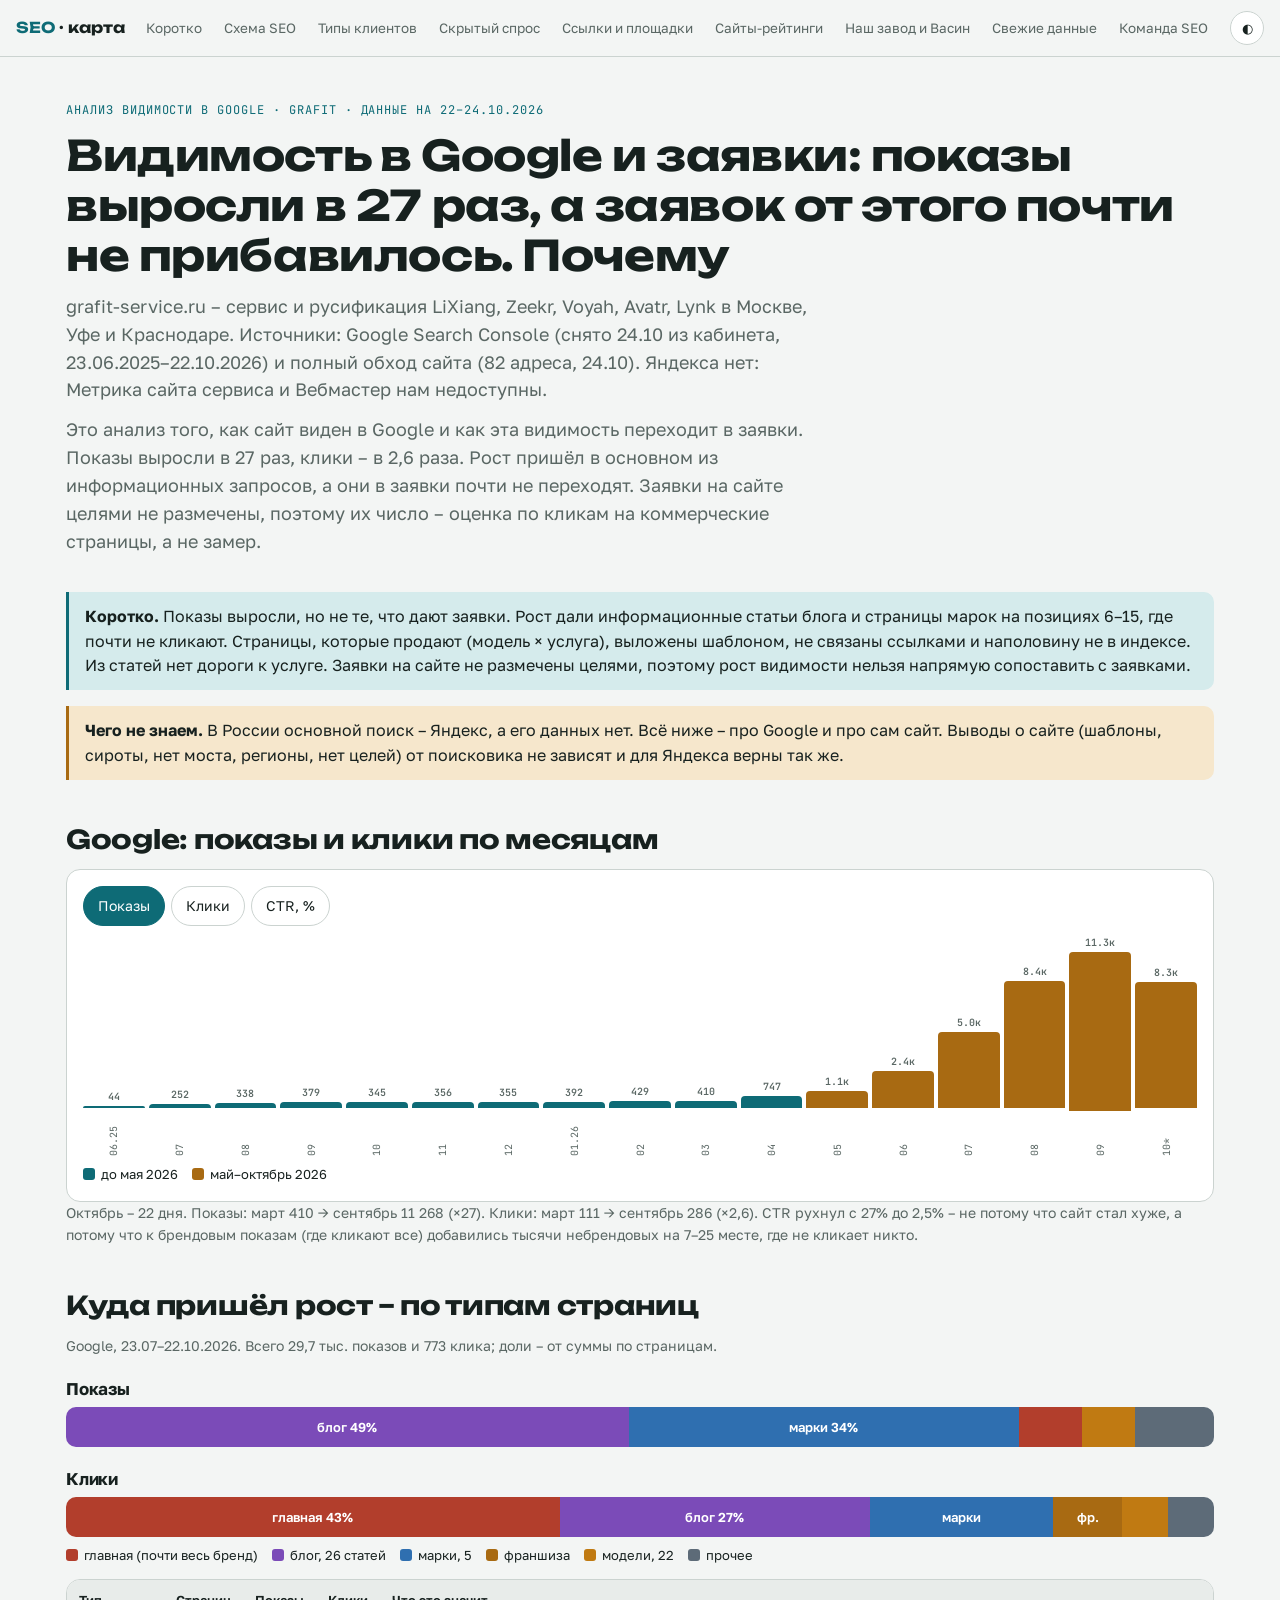
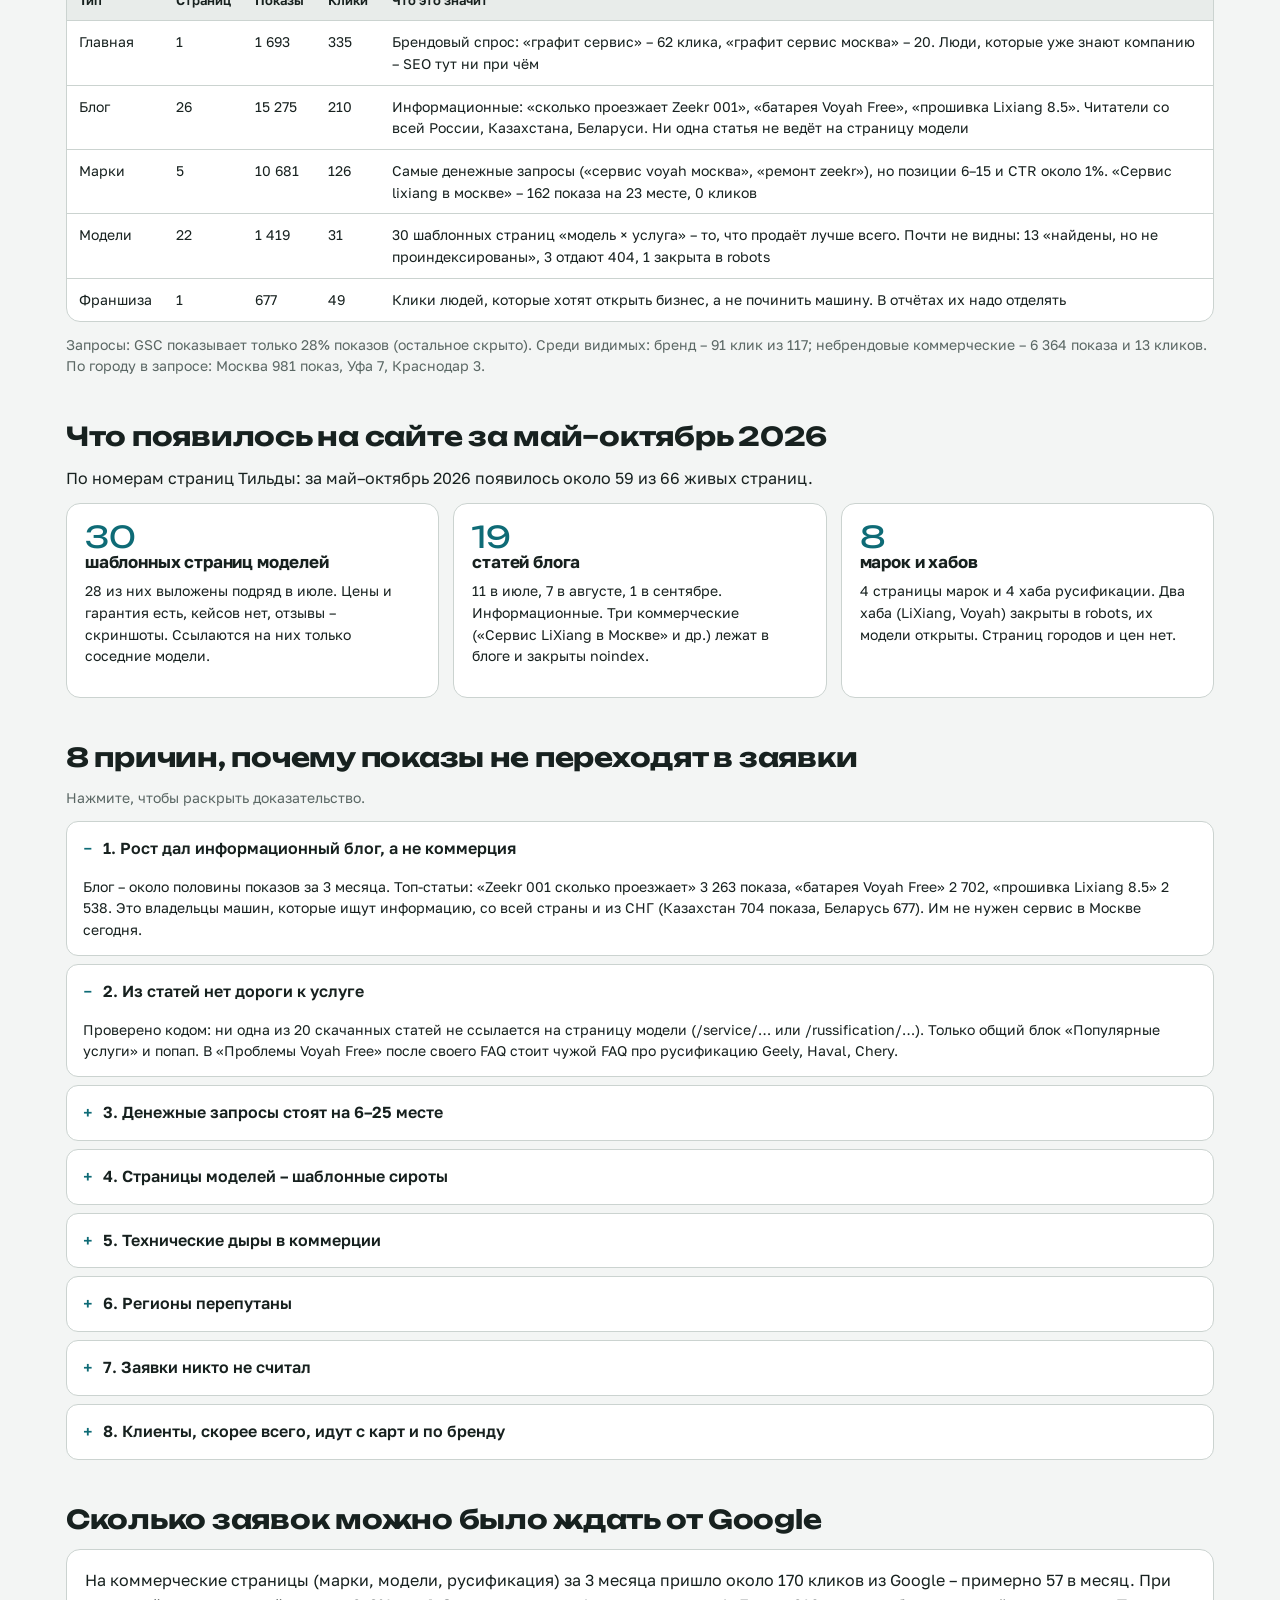
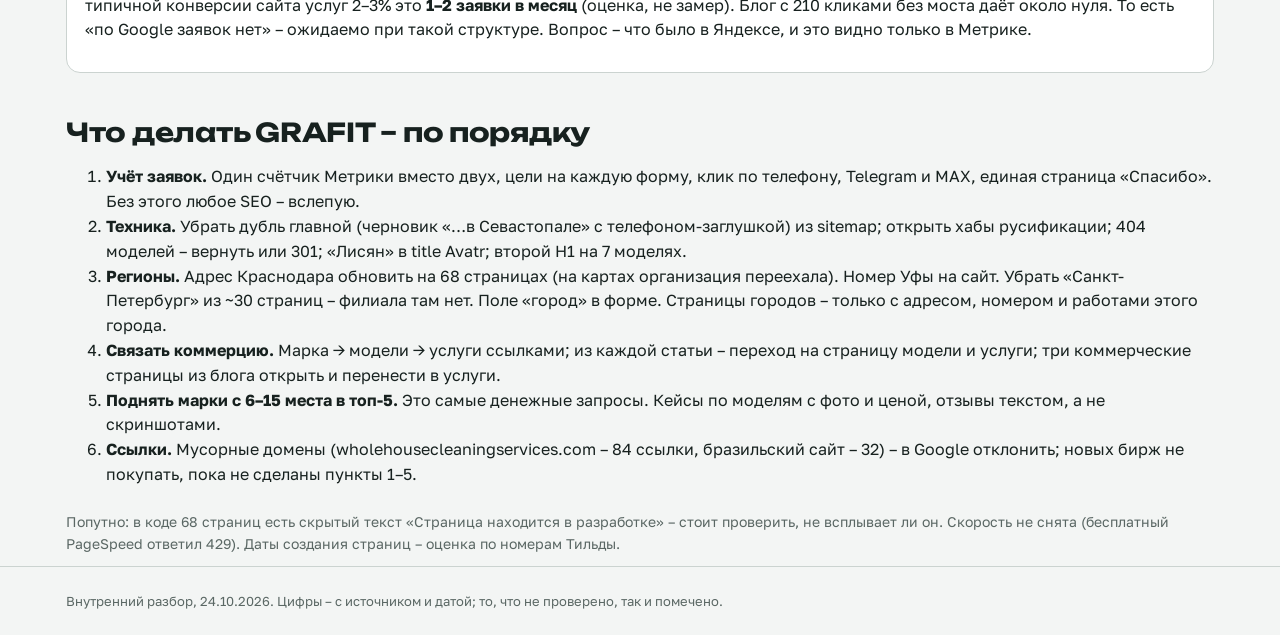
<file: r/grafit-15fb9541/index.html>
<!doctype html>
<html lang="ru" data-root="../../" data-page="r/">
<head>
<meta charset="utf-8">
<meta name="viewport" content="width=device-width,initial-scale=1">
<meta name="robots" content="noindex,nofollow">
<title>Видимость GRAFIT в Google</title>
<link rel="stylesheet" href="../../assets/style.css">
<style>
.chart{background:var(--surface);border:1px solid var(--line);border-radius:var(--r);padding:16px}
.bars{display:flex;align-items:flex-end;gap:4px;height:220px;margin-top:10px}
.bars .c{flex:1;display:flex;flex-direction:column;align-items:center;justify-content:flex-end;height:100%;min-width:0}
.bars .b{width:100%;background:var(--accent);border-radius:4px 4px 0 0;transition:height .3s}
.bars .b.ag{background:var(--part)}
.bars .v{font:600 10px var(--f-mono);color:var(--muted);margin-bottom:3px;white-space:nowrap}
.bars .m{font:10px var(--f-mono);color:var(--muted);margin-top:4px;writing-mode:vertical-rl;transform:rotate(180deg);height:44px}
.split{display:flex;height:40px;border-radius:10px;overflow:hidden;margin:8px 0;font-size:13px;font-weight:600;color:#fff}
.split div{display:flex;align-items:center;justify-content:center;overflow:hidden;white-space:nowrap}
.legend span{display:inline-flex;align-items:center;gap:6px;margin-right:14px;font-size:13px}
.legend i{width:12px;height:12px;border-radius:3px;display:inline-block}
.why{counter-reset:w}
.lesson{display:grid;grid-template-columns:44px 1fr;gap:12px;background:var(--surface);border:1px solid var(--line);border-radius:12px;padding:14px 16px;margin:8px 0}
.lesson .n{font-family:var(--f-display);font-size:24px;color:var(--accent)}
.lesson h3{margin:0 0 4px;font-size:16px}
.lesson p{margin:0;font-size:14px}
.lesson .rule{margin-top:6px;font-size:13px;color:var(--ok);font-weight:600}
</style>
</head>
<body>
<main class="wrap">
<header class="hero">
  <div class="kicker">Анализ видимости в Google · GRAFIT · данные на 22–24.10.2026</div>
  <h1>Видимость в Google и заявки: показы выросли в 27 раз, а заявок от этого почти не прибавилось. Почему</h1>
  <p class="lead">grafit-service.ru – сервис и русификация LiXiang, Zeekr, Voyah, Avatr, Lynk в Москве, Уфе и Краснодаре. Источники: Google Search Console (снято 24.10 из кабинета, 23.06.2025–22.10.2026) и полный обход сайта (82 адреса, 24.10). Яндекса нет: Метрика сайта сервиса и Вебмастер нам недоступны.</p>
  <p class="lead">Это анализ того, как сайт виден в Google и как эта видимость переходит в заявки. Показы выросли в 27 раз, клики – в 2,6 раза. Рост пришёл в основном из информационных запросов, а они в заявки почти не переходят. Заявки на сайте целями не размечены, поэтому их число – оценка по кликам на коммерческие страницы, а не замер.</p>
</header>

<div class="note"><b>Коротко.</b> Показы выросли, но не те, что дают заявки. Рост дали информационные статьи блога и страницы марок на позициях 6–15, где почти не кликают. Страницы, которые продают (модель × услуга), выложены шаблоном, не связаны ссылками и наполовину не в индексе. Из статей нет дороги к услуге. Заявки на сайте не размечены целями, поэтому рост видимости нельзя напрямую сопоставить с заявками.</div>

<div class="note warn"><b>Чего не знаем.</b> В России основной поиск – Яндекс, а его данных нет. Всё ниже – про Google и про сам сайт. Выводы о сайте (шаблоны, сироты, нет моста, регионы, нет целей) от поисковика не зависят и для Яндекса верны так же.</div>

<h2>Google: показы и клики по месяцам</h2>
<div class="chart">
  <div class="tabs" data-group="m" style="margin:0">
    <button data-tab="imp">Показы</button><button data-tab="clk">Клики</button><button data-tab="ctr">CTR, %</button>
  </div>
  <div class="bars" id="bars"></div>
  <div class="legend small" style="margin-top:8px"><span><i style="background:var(--accent)"></i>до мая 2026</span><span><i style="background:var(--part)"></i>май–октябрь 2026</span></div>
</div>
<p class="small muted">Октябрь – 22 дня. Показы: март 410 → сентябрь 11 268 (×27). Клики: март 111 → сентябрь 286 (×2,6). CTR рухнул с 27% до 2,5% – не потому что сайт стал хуже, а потому что к брендовым показам (где кликают все) добавились тысячи небрендовых на 7–25 месте, где не кликает никто.</p>

<h2>Куда пришёл рост – по типам страниц</h2>
<p class="muted small">Google, 23.07–22.10.2026. Всего 29,7 тыс. показов и 773 клика; доли – от суммы по страницам.</p>
<h3>Показы</h3>
<div class="split"><div style="width:49%;background:var(--l-aeo)">блог 49%</div><div style="width:34%;background:var(--l-seo)">марки 34%</div><div style="width:5.5%;background:var(--l-conv)"></div><div style="width:4.6%;background:var(--l-loc)"></div><div style="width:6.9%;background:var(--l-ext)"></div></div>
<h3>Клики</h3>
<div class="split"><div style="width:43%;background:var(--l-conv)">главная 43%</div><div style="width:27%;background:var(--l-aeo)">блог 27%</div><div style="width:16%;background:var(--l-seo)">марки</div><div style="width:6%;background:var(--part)">фр.</div><div style="width:4%;background:var(--l-loc)"></div><div style="width:4%;background:var(--l-ext)"></div></div>
<div class="legend small"><span><i style="background:var(--l-conv)"></i>главная (почти весь бренд)</span><span><i style="background:var(--l-aeo)"></i>блог, 26 статей</span><span><i style="background:var(--l-seo)"></i>марки, 5</span><span><i style="background:var(--part)"></i>франшиза</span><span><i style="background:var(--l-loc)"></i>модели, 22</span><span><i style="background:var(--l-ext)"></i>прочее</span></div>
<div class="tbl"><table>
<tr><th>Тип</th><th>Страниц</th><th>Показы</th><th>Клики</th><th>Что это значит</th></tr>
<tr><td>Главная</td><td>1</td><td>1 693</td><td>335</td><td>Брендовый спрос: «графит сервис» – 62 клика, «графит сервис москва» – 20. Люди, которые уже знают компанию – SEO тут ни при чём</td></tr>
<tr><td>Блог</td><td>26</td><td>15 275</td><td>210</td><td>Информационные: «сколько проезжает Zeekr 001», «батарея Voyah Free», «прошивка Lixiang 8.5». Читатели со всей России, Казахстана, Беларуси. Ни одна статья не ведёт на страницу модели</td></tr>
<tr><td>Марки</td><td>5</td><td>10 681</td><td>126</td><td>Самые денежные запросы («сервис voyah москва», «ремонт zeekr»), но позиции 6–15 и CTR около 1%. «Сервис lixiang в москве» – 162 показа на 23 месте, 0 кликов</td></tr>
<tr><td>Модели</td><td>22</td><td>1 419</td><td>31</td><td>30 шаблонных страниц «модель × услуга» – то, что продаёт лучше всего. Почти не видны: 13 «найдены, но не проиндексированы», 3 отдают 404, 1 закрыта в robots</td></tr>
<tr><td>Франшиза</td><td>1</td><td>677</td><td>49</td><td>Клики людей, которые хотят открыть бизнес, а не починить машину. В отчётах их надо отделять</td></tr>
</table></div>
<p class="small muted">Запросы: GSC показывает только 28% показов (остальное скрыто). Среди видимых: бренд – 91 клик из 117; небрендовые коммерческие – 6 364 показа и 13 кликов. По городу в запросе: Москва 981 показ, Уфа 7, Краснодар 3.</p>

<h2>Что появилось на сайте за май–октябрь 2026</h2>
<p>По номерам страниц Тильды: за май–октябрь 2026 появилось около 59 из 66 живых страниц.</p>
<div class="grid g3">
  <div class="card"><div class="num">30</div><h3>шаблонных страниц моделей</h3><p class="small">28 из них выложены подряд в июле. Цены и гарантия есть, кейсов нет, отзывы – скриншоты. Ссылаются на них только соседние модели.</p></div>
  <div class="card"><div class="num">19</div><h3>статей блога</h3><p class="small">11 в июле, 7 в августе, 1 в сентябре. Информационные. Три коммерческие («Сервис LiXiang в Москве» и др.) лежат в блоге и закрыты noindex.</p></div>
  <div class="card"><div class="num">8</div><h3>марок и хабов</h3><p class="small">4 страницы марок и 4 хаба русификации. Два хаба (LiXiang, Voyah) закрыты в robots, их модели открыты. Страниц городов и цен нет.</p></div>
</div>

<h2>8 причин, почему показы не переходят в заявки</h2>
<p class="muted small">Нажмите, чтобы раскрыть доказательство.</p>
<div id="why"></div>

<h2>Сколько заявок можно было ждать от Google</h2>
<div class="card"><p>На коммерческие страницы (марки, модели, русификация) за 3 месяца пришло около 170 кликов из Google – примерно 57 в месяц. При типичной конверсии сайта услуг 2–3% это <b>1–2 заявки в месяц</b> (оценка, не замер). Блог с 210 кликами без моста даёт около нуля. То есть «по Google заявок нет» – ожидаемо при такой структуре. Вопрос – что было в Яндексе, и это видно только в Метрике.</p></div>

<h2>Что делать GRAFIT – по порядку</h2>
<ol class="clean">
  <li><b>Учёт заявок.</b> Один счётчик Метрики вместо двух, цели на каждую форму, клик по телефону, Telegram и MAX, единая страница «Спасибо». Без этого любое SEO – вслепую.</li>
  <li><b>Техника.</b> Убрать дубль главной (черновик «…в Севастопале» с телефоном-заглушкой) из sitemap; открыть хабы русификации; 404 моделей – вернуть или 301; «Лисян» в title Avatr; второй H1 на 7 моделях.</li>
  <li><b>Регионы.</b> Адрес Краснодара обновить на 68 страницах (на картах организация переехала). Номер Уфы на сайт. Убрать «Санкт-Петербург» из ~30 страниц – филиала там нет. Поле «город» в форме. Страницы городов – только с адресом, номером и работами этого города.</li>
  <li><b>Связать коммерцию.</b> Марка → модели → услуги ссылками; из каждой статьи – переход на страницу модели и услуги; три коммерческие страницы из блога открыть и перенести в услуги.</li>
  <li><b>Поднять марки с 6–15 места в топ-5.</b> Это самые денежные запросы. Кейсы по моделям с фото и ценой, отзывы текстом, а не скриншотами.</li>
  <li><b>Ссылки.</b> Мусорные домены (wholehousecleaningservices.com – 84 ссылки, бразильский сайт – 32) – в Google отклонить; новых бирж не покупать, пока не сделаны пункты 1–5.</li>
</ol>


<p class="small muted" style="margin-top:24px">Попутно: в коде 68 страниц есть скрытый текст «Страница находится в разработке» – стоит проверить, не всплывает ли он. Скорость не снята (бесплатный PageSpeed ответил 429). Даты создания страниц – оценка по номерам Тильды.</p>
</main>

<script>
const M=[["06.25",44,9],["07",252,56],["08",338,66],["09",379,67],["10",345,76],["11",356,73],["12",355,111],["01.26",392,92],["02",429,124],["03",410,111],["04",747,114],["05",1133,108],["06",2423,132],["07",4997,194],["08",8409,224],["09",11268,286],["10*",8345,216]];
const bars=document.getElementById("bars");
function draw(k){bars.innerHTML="";const vals=M.map(m=>k==="imp"?m[1]:k==="clk"?m[2]:+(m[2]/m[1]*100).toFixed(1));const mx=Math.max(...vals);
 M.forEach((m,i)=>{const c=document.createElement("div");c.className="c";const ag=i>=11;
  c.innerHTML=`<div class="v">${vals[i]>=1000?(vals[i]/1000).toFixed(1)+"к":vals[i]}</div><div class="b${ag?" ag":""}" style="height:${Math.max(2,vals[i]/mx*170)}px"></div><div class="m">${m[0]}</div>`;bars.appendChild(c);});}
document.querySelectorAll('.tabs[data-group="m"] button').forEach(b=>b.addEventListener("click",()=>draw(b.dataset.tab)));draw("imp");

const W=[
 ["Рост дал информационный блог, а не коммерция","Блог – около половины показов за 3 месяца. Топ-статьи: «Zeekr 001 сколько проезжает» 3 263 показа, «батарея Voyah Free» 2 702, «прошивка Lixiang 8.5» 2 538. Это владельцы машин, которые ищут информацию, со всей страны и из СНГ (Казахстан 704 показа, Беларусь 677). Им не нужен сервис в Москве сегодня."],
 ["Из статей нет дороги к услуге","Проверено кодом: ни одна из 20 скачанных статей не ссылается на страницу модели (/service/… или /russification/…). Только общий блок «Популярные услуги» и попап. В «Проблемы Voyah Free» после своего FAQ стоит чужой FAQ про русификацию Geely, Haval, Chery."],
 ["Денежные запросы стоят на 6–25 месте","«сервис lixiang в москве» – 162 показа, позиция 23, 0 кликов. «сервис voyah» – 121 показ, 10,3. «ремонт zeekr» – 70, 15,2. В топ-5 только мелкие запросы по 9–30 показов. Средняя позиция 8 по сайту обманчива – её вытягивает бренд на 1–3 месте."],
 ["Страницы моделей – шаблонные сироты","30 страниц за июль, одна структура. На /service/voyah/free/ ведёт 1 внутренняя ссылка, на /service/lixiang/l7/ – 3, и только с соседних моделей; страницы марок на модели не ссылаются. Google: 13 моделей «найдены, но не проиндексированы» – типичная реакция на шаблон без ссылок."],
 ["Технические дыры в коммерции","404: /zeekr-001-service, /russification/zeekr/007, /russification/zeekr/7x. В robots закрыты хабы /russification/lixiang/ и /voyah/ (и /russification/lixiang/l7/). Три коммерческие страницы в блоге – noindex. Дубль главной в sitemap – черновик «в Севастопале» с телефоном +7 000 000 00 00."],
 ["Регионы перепутаны","Один телефон на три города, в форме нет поля «город». Краснодар на 68 страницах по старому адресу – на Яндекс Картах эта карточка «переехала», новая – Солнечная 4Б. Номера Уфы (+7 347 210-73-20) на сайте нет. На ~30 страницах «Москва, Санкт-Петербург, Краснодарский край» – Уфы нет, а филиала в СПб нет. В Google видна только Москва."],
 ["Заявки никто не считал","В коде нет ни одной своей цели reachGoal; клики по телефону, Telegram и MAX не размечены. Два счётчика Метрики. Формы в статьях не ведут на /thanks, остальные ведут. Поэтому «заявок нет» – это ещё и «заявок не видно»."],
 ["Клиенты, скорее всего, идут с карт и по бренду","Москва на Яндекс Картах: 4,9, 91 оценка, «Хорошее место 2026»; Уфа 5,0, 44; Краснодар 5,0, 27. Брендовые запросы – 78% видимых кликов в Google. Этот канал в отчёты о поиске не попадает. А в 2ГИС у Москвы другой корпус, другой телефон и «давно не обновляла данные»."],
];
const wy=document.getElementById("why");
W.forEach(([h,p],i)=>{const d=document.createElement("details");if(i<2)d.open=true;d.innerHTML=`<summary>${i+1}. ${h}</summary><div class="small">${p}</div>`;wy.appendChild(d);});

</script>
<script src="../../assets/site.js"></script>
</body>
</html>
</file>
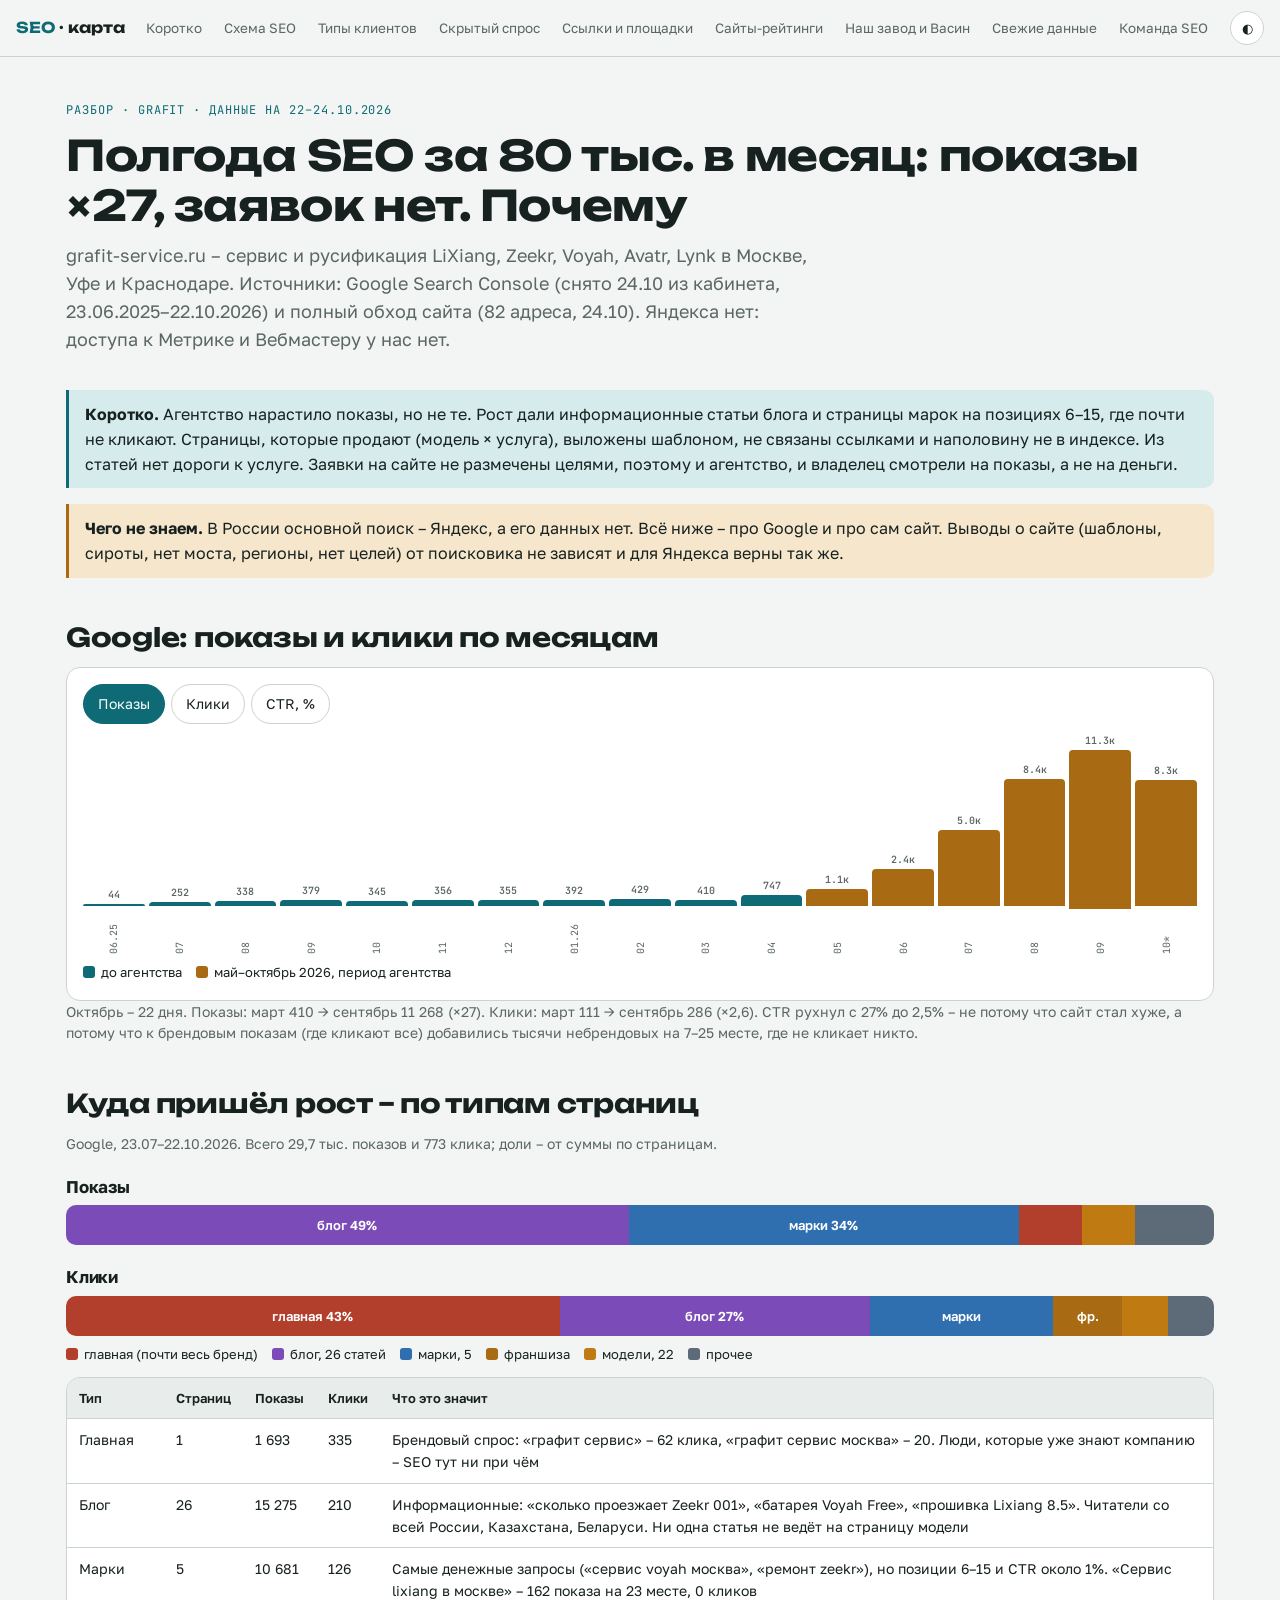
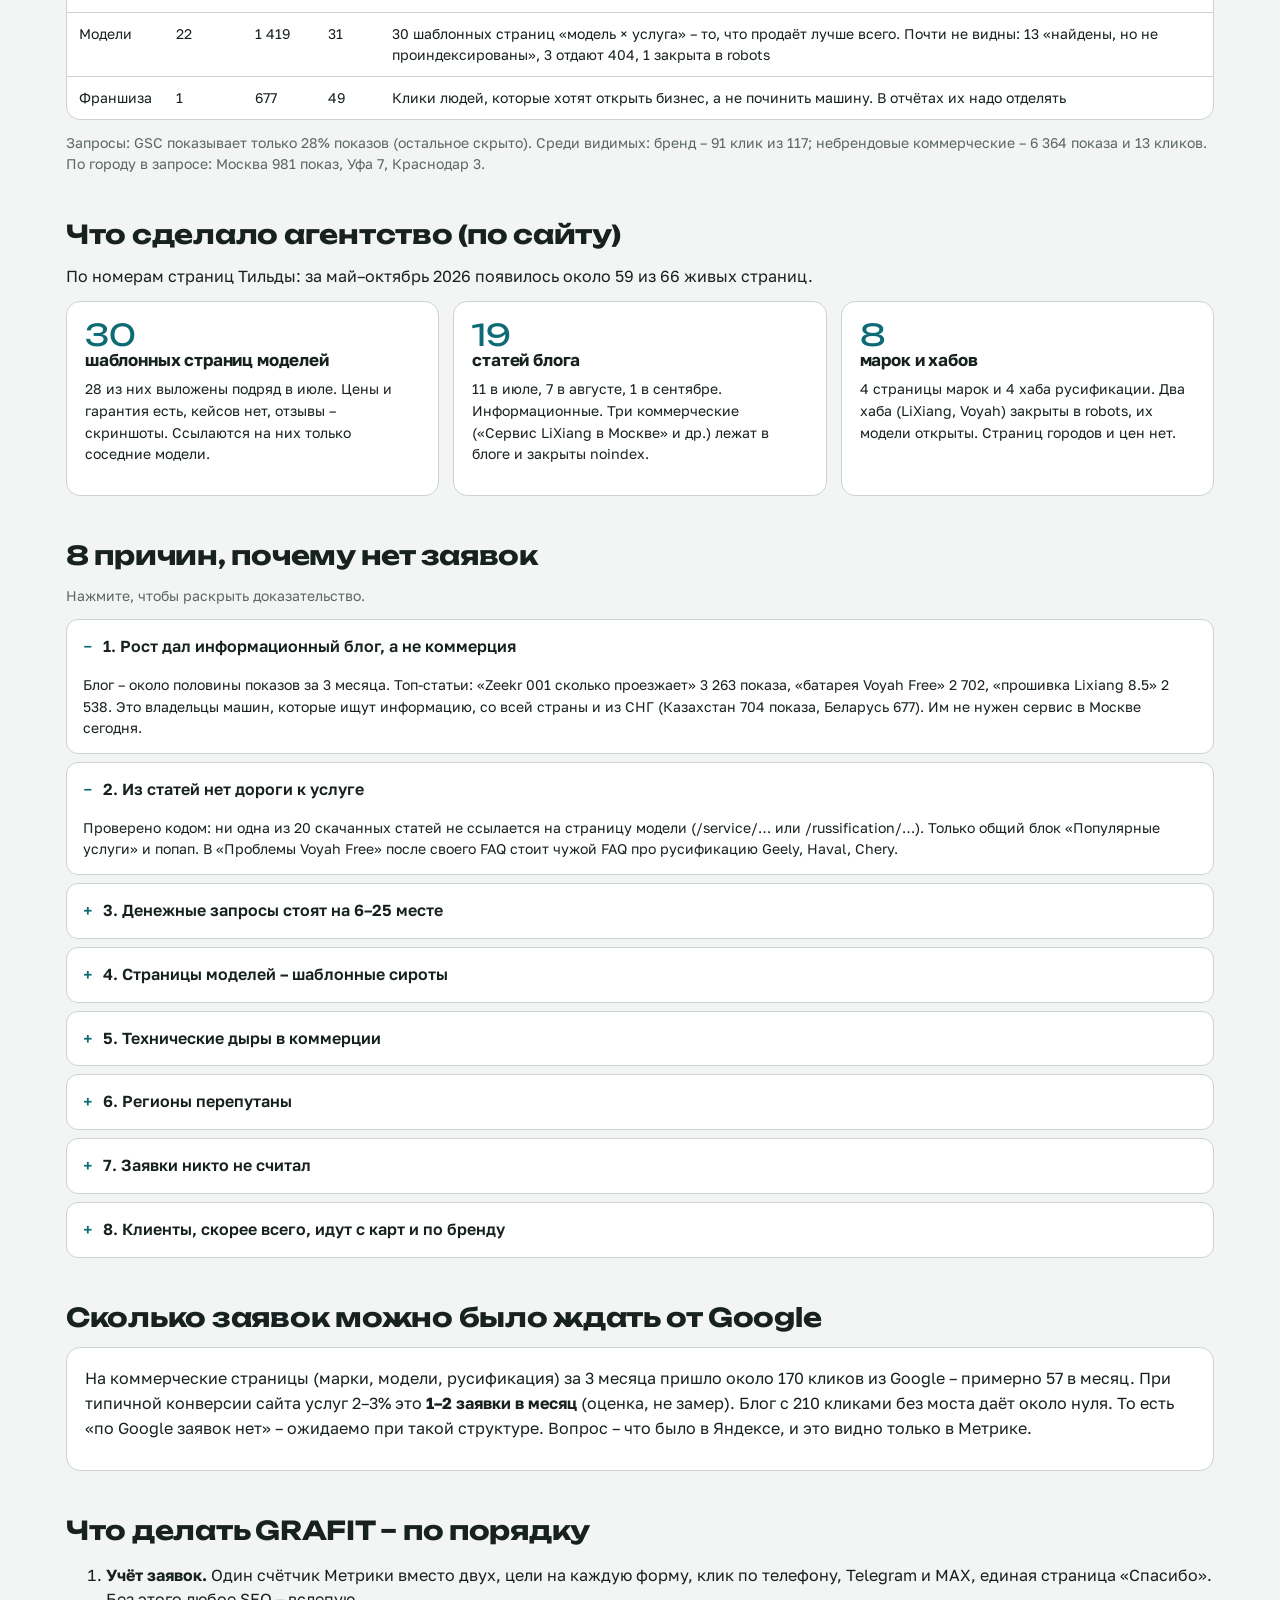
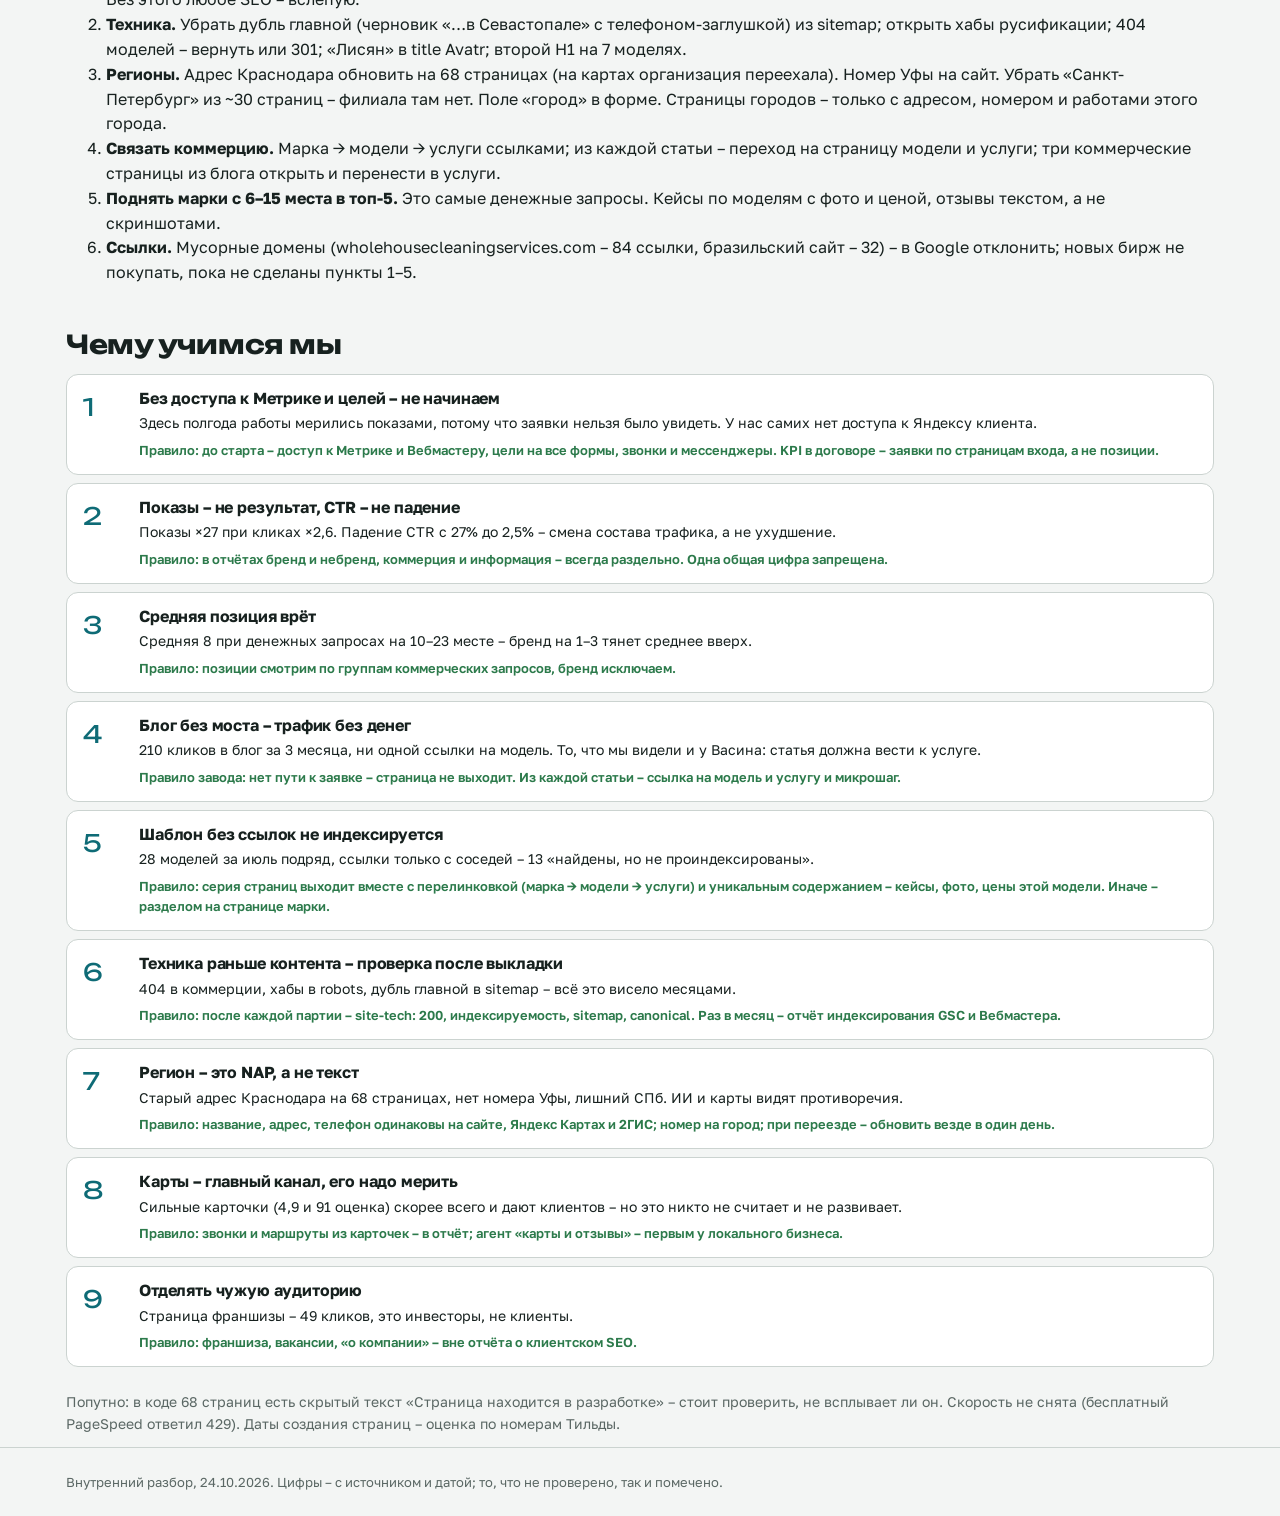
<file: r/grafit-a35f5ed7/index.html>
<!doctype html>
<html lang="ru" data-root="../../" data-page="r/">
<head>
<meta charset="utf-8">
<meta name="viewport" content="width=device-width,initial-scale=1">
<meta name="robots" content="noindex,nofollow">
<title>Разбор GRAFIT</title>
<link rel="stylesheet" href="../../assets/style.css">
<style>
.chart{background:var(--surface);border:1px solid var(--line);border-radius:var(--r);padding:16px}
.bars{display:flex;align-items:flex-end;gap:4px;height:220px;margin-top:10px}
.bars .c{flex:1;display:flex;flex-direction:column;align-items:center;justify-content:flex-end;height:100%;min-width:0}
.bars .b{width:100%;background:var(--accent);border-radius:4px 4px 0 0;transition:height .3s}
.bars .b.ag{background:var(--part)}
.bars .v{font:600 10px var(--f-mono);color:var(--muted);margin-bottom:3px;white-space:nowrap}
.bars .m{font:10px var(--f-mono);color:var(--muted);margin-top:4px;writing-mode:vertical-rl;transform:rotate(180deg);height:44px}
.split{display:flex;height:40px;border-radius:10px;overflow:hidden;margin:8px 0;font-size:13px;font-weight:600;color:#fff}
.split div{display:flex;align-items:center;justify-content:center;overflow:hidden;white-space:nowrap}
.legend span{display:inline-flex;align-items:center;gap:6px;margin-right:14px;font-size:13px}
.legend i{width:12px;height:12px;border-radius:3px;display:inline-block}
.why{counter-reset:w}
.lesson{display:grid;grid-template-columns:44px 1fr;gap:12px;background:var(--surface);border:1px solid var(--line);border-radius:12px;padding:14px 16px;margin:8px 0}
.lesson .n{font-family:var(--f-display);font-size:24px;color:var(--accent)}
.lesson h3{margin:0 0 4px;font-size:16px}
.lesson p{margin:0;font-size:14px}
.lesson .rule{margin-top:6px;font-size:13px;color:var(--ok);font-weight:600}
</style>
</head>
<body>
<main class="wrap">
<header class="hero">
  <div class="kicker">Разбор · GRAFIT · данные на 22–24.10.2026</div>
  <h1>Полгода SEO за 80 тыс. в месяц: показы ×27, заявок нет. Почему</h1>
  <p class="lead">grafit-service.ru – сервис и русификация LiXiang, Zeekr, Voyah, Avatr, Lynk в Москве, Уфе и Краснодаре. Источники: Google Search Console (снято 24.10 из кабинета, 23.06.2025–22.10.2026) и полный обход сайта (82 адреса, 24.10). Яндекса нет: доступа к Метрике и Вебмастеру у нас нет.</p>
</header>

<div class="note"><b>Коротко.</b> Агентство нарастило показы, но не те. Рост дали информационные статьи блога и страницы марок на позициях 6–15, где почти не кликают. Страницы, которые продают (модель × услуга), выложены шаблоном, не связаны ссылками и наполовину не в индексе. Из статей нет дороги к услуге. Заявки на сайте не размечены целями, поэтому и агентство, и владелец смотрели на показы, а не на деньги.</div>

<div class="note warn"><b>Чего не знаем.</b> В России основной поиск – Яндекс, а его данных нет. Всё ниже – про Google и про сам сайт. Выводы о сайте (шаблоны, сироты, нет моста, регионы, нет целей) от поисковика не зависят и для Яндекса верны так же.</div>

<h2>Google: показы и клики по месяцам</h2>
<div class="chart">
  <div class="tabs" data-group="m" style="margin:0">
    <button data-tab="imp">Показы</button><button data-tab="clk">Клики</button><button data-tab="ctr">CTR, %</button>
  </div>
  <div class="bars" id="bars"></div>
  <div class="legend small" style="margin-top:8px"><span><i style="background:var(--accent)"></i>до агентства</span><span><i style="background:var(--part)"></i>май–октябрь 2026, период агентства</span></div>
</div>
<p class="small muted">Октябрь – 22 дня. Показы: март 410 → сентябрь 11 268 (×27). Клики: март 111 → сентябрь 286 (×2,6). CTR рухнул с 27% до 2,5% – не потому что сайт стал хуже, а потому что к брендовым показам (где кликают все) добавились тысячи небрендовых на 7–25 месте, где не кликает никто.</p>

<h2>Куда пришёл рост – по типам страниц</h2>
<p class="muted small">Google, 23.07–22.10.2026. Всего 29,7 тыс. показов и 773 клика; доли – от суммы по страницам.</p>
<h3>Показы</h3>
<div class="split"><div style="width:49%;background:var(--l-aeo)">блог 49%</div><div style="width:34%;background:var(--l-seo)">марки 34%</div><div style="width:5.5%;background:var(--l-conv)"></div><div style="width:4.6%;background:var(--l-loc)"></div><div style="width:6.9%;background:var(--l-ext)"></div></div>
<h3>Клики</h3>
<div class="split"><div style="width:43%;background:var(--l-conv)">главная 43%</div><div style="width:27%;background:var(--l-aeo)">блог 27%</div><div style="width:16%;background:var(--l-seo)">марки</div><div style="width:6%;background:var(--part)">фр.</div><div style="width:4%;background:var(--l-loc)"></div><div style="width:4%;background:var(--l-ext)"></div></div>
<div class="legend small"><span><i style="background:var(--l-conv)"></i>главная (почти весь бренд)</span><span><i style="background:var(--l-aeo)"></i>блог, 26 статей</span><span><i style="background:var(--l-seo)"></i>марки, 5</span><span><i style="background:var(--part)"></i>франшиза</span><span><i style="background:var(--l-loc)"></i>модели, 22</span><span><i style="background:var(--l-ext)"></i>прочее</span></div>
<div class="tbl"><table>
<tr><th>Тип</th><th>Страниц</th><th>Показы</th><th>Клики</th><th>Что это значит</th></tr>
<tr><td>Главная</td><td>1</td><td>1 693</td><td>335</td><td>Брендовый спрос: «графит сервис» – 62 клика, «графит сервис москва» – 20. Люди, которые уже знают компанию – SEO тут ни при чём</td></tr>
<tr><td>Блог</td><td>26</td><td>15 275</td><td>210</td><td>Информационные: «сколько проезжает Zeekr 001», «батарея Voyah Free», «прошивка Lixiang 8.5». Читатели со всей России, Казахстана, Беларуси. Ни одна статья не ведёт на страницу модели</td></tr>
<tr><td>Марки</td><td>5</td><td>10 681</td><td>126</td><td>Самые денежные запросы («сервис voyah москва», «ремонт zeekr»), но позиции 6–15 и CTR около 1%. «Сервис lixiang в москве» – 162 показа на 23 месте, 0 кликов</td></tr>
<tr><td>Модели</td><td>22</td><td>1 419</td><td>31</td><td>30 шаблонных страниц «модель × услуга» – то, что продаёт лучше всего. Почти не видны: 13 «найдены, но не проиндексированы», 3 отдают 404, 1 закрыта в robots</td></tr>
<tr><td>Франшиза</td><td>1</td><td>677</td><td>49</td><td>Клики людей, которые хотят открыть бизнес, а не починить машину. В отчётах их надо отделять</td></tr>
</table></div>
<p class="small muted">Запросы: GSC показывает только 28% показов (остальное скрыто). Среди видимых: бренд – 91 клик из 117; небрендовые коммерческие – 6 364 показа и 13 кликов. По городу в запросе: Москва 981 показ, Уфа 7, Краснодар 3.</p>

<h2>Что сделало агентство (по сайту)</h2>
<p>По номерам страниц Тильды: за май–октябрь 2026 появилось около 59 из 66 живых страниц.</p>
<div class="grid g3">
  <div class="card"><div class="num">30</div><h3>шаблонных страниц моделей</h3><p class="small">28 из них выложены подряд в июле. Цены и гарантия есть, кейсов нет, отзывы – скриншоты. Ссылаются на них только соседние модели.</p></div>
  <div class="card"><div class="num">19</div><h3>статей блога</h3><p class="small">11 в июле, 7 в августе, 1 в сентябре. Информационные. Три коммерческие («Сервис LiXiang в Москве» и др.) лежат в блоге и закрыты noindex.</p></div>
  <div class="card"><div class="num">8</div><h3>марок и хабов</h3><p class="small">4 страницы марок и 4 хаба русификации. Два хаба (LiXiang, Voyah) закрыты в robots, их модели открыты. Страниц городов и цен нет.</p></div>
</div>

<h2>8 причин, почему нет заявок</h2>
<p class="muted small">Нажмите, чтобы раскрыть доказательство.</p>
<div id="why"></div>

<h2>Сколько заявок можно было ждать от Google</h2>
<div class="card"><p>На коммерческие страницы (марки, модели, русификация) за 3 месяца пришло около 170 кликов из Google – примерно 57 в месяц. При типичной конверсии сайта услуг 2–3% это <b>1–2 заявки в месяц</b> (оценка, не замер). Блог с 210 кликами без моста даёт около нуля. То есть «по Google заявок нет» – ожидаемо при такой структуре. Вопрос – что было в Яндексе, и это видно только в Метрике.</p></div>

<h2>Что делать GRAFIT – по порядку</h2>
<ol class="clean">
  <li><b>Учёт заявок.</b> Один счётчик Метрики вместо двух, цели на каждую форму, клик по телефону, Telegram и MAX, единая страница «Спасибо». Без этого любое SEO – вслепую.</li>
  <li><b>Техника.</b> Убрать дубль главной (черновик «…в Севастопале» с телефоном-заглушкой) из sitemap; открыть хабы русификации; 404 моделей – вернуть или 301; «Лисян» в title Avatr; второй H1 на 7 моделях.</li>
  <li><b>Регионы.</b> Адрес Краснодара обновить на 68 страницах (на картах организация переехала). Номер Уфы на сайт. Убрать «Санкт-Петербург» из ~30 страниц – филиала там нет. Поле «город» в форме. Страницы городов – только с адресом, номером и работами этого города.</li>
  <li><b>Связать коммерцию.</b> Марка → модели → услуги ссылками; из каждой статьи – переход на страницу модели и услуги; три коммерческие страницы из блога открыть и перенести в услуги.</li>
  <li><b>Поднять марки с 6–15 места в топ-5.</b> Это самые денежные запросы. Кейсы по моделям с фото и ценой, отзывы текстом, а не скриншотами.</li>
  <li><b>Ссылки.</b> Мусорные домены (wholehousecleaningservices.com – 84 ссылки, бразильский сайт – 32) – в Google отклонить; новых бирж не покупать, пока не сделаны пункты 1–5.</li>
</ol>

<h2>Чему учимся мы</h2>
<div id="lessons"></div>

<p class="small muted" style="margin-top:24px">Попутно: в коде 68 страниц есть скрытый текст «Страница находится в разработке» – стоит проверить, не всплывает ли он. Скорость не снята (бесплатный PageSpeed ответил 429). Даты создания страниц – оценка по номерам Тильды.</p>
</main>

<script>
const M=[["06.25",44,9],["07",252,56],["08",338,66],["09",379,67],["10",345,76],["11",356,73],["12",355,111],["01.26",392,92],["02",429,124],["03",410,111],["04",747,114],["05",1133,108],["06",2423,132],["07",4997,194],["08",8409,224],["09",11268,286],["10*",8345,216]];
const bars=document.getElementById("bars");
function draw(k){bars.innerHTML="";const vals=M.map(m=>k==="imp"?m[1]:k==="clk"?m[2]:+(m[2]/m[1]*100).toFixed(1));const mx=Math.max(...vals);
 M.forEach((m,i)=>{const c=document.createElement("div");c.className="c";const ag=i>=11;
  c.innerHTML=`<div class="v">${vals[i]>=1000?(vals[i]/1000).toFixed(1)+"к":vals[i]}</div><div class="b${ag?" ag":""}" style="height:${Math.max(2,vals[i]/mx*170)}px"></div><div class="m">${m[0]}</div>`;bars.appendChild(c);});}
document.querySelectorAll('.tabs[data-group="m"] button').forEach(b=>b.addEventListener("click",()=>draw(b.dataset.tab)));draw("imp");

const W=[
 ["Рост дал информационный блог, а не коммерция","Блог – около половины показов за 3 месяца. Топ-статьи: «Zeekr 001 сколько проезжает» 3 263 показа, «батарея Voyah Free» 2 702, «прошивка Lixiang 8.5» 2 538. Это владельцы машин, которые ищут информацию, со всей страны и из СНГ (Казахстан 704 показа, Беларусь 677). Им не нужен сервис в Москве сегодня."],
 ["Из статей нет дороги к услуге","Проверено кодом: ни одна из 20 скачанных статей не ссылается на страницу модели (/service/… или /russification/…). Только общий блок «Популярные услуги» и попап. В «Проблемы Voyah Free» после своего FAQ стоит чужой FAQ про русификацию Geely, Haval, Chery."],
 ["Денежные запросы стоят на 6–25 месте","«сервис lixiang в москве» – 162 показа, позиция 23, 0 кликов. «сервис voyah» – 121 показ, 10,3. «ремонт zeekr» – 70, 15,2. В топ-5 только мелкие запросы по 9–30 показов. Средняя позиция 8 по сайту обманчива – её вытягивает бренд на 1–3 месте."],
 ["Страницы моделей – шаблонные сироты","30 страниц за июль, одна структура. На /service/voyah/free/ ведёт 1 внутренняя ссылка, на /service/lixiang/l7/ – 3, и только с соседних моделей; страницы марок на модели не ссылаются. Google: 13 моделей «найдены, но не проиндексированы» – типичная реакция на шаблон без ссылок."],
 ["Технические дыры в коммерции","404: /zeekr-001-service, /russification/zeekr/007, /russification/zeekr/7x. В robots закрыты хабы /russification/lixiang/ и /voyah/ (и /russification/lixiang/l7/). Три коммерческие страницы в блоге – noindex. Дубль главной в sitemap – черновик «в Севастопале» с телефоном +7 000 000 00 00."],
 ["Регионы перепутаны","Один телефон на три города, в форме нет поля «город». Краснодар на 68 страницах по старому адресу – на Яндекс Картах эта карточка «переехала», новая – Солнечная 4Б. Номера Уфы (+7 347 210-73-20) на сайте нет. На ~30 страницах «Москва, Санкт-Петербург, Краснодарский край» – Уфы нет, а филиала в СПб нет. В Google видна только Москва."],
 ["Заявки никто не считал","В коде нет ни одной своей цели reachGoal; клики по телефону, Telegram и MAX не размечены. Два счётчика Метрики. Формы в статьях не ведут на /thanks, остальные ведут. Поэтому «заявок нет» – это ещё и «заявок не видно»."],
 ["Клиенты, скорее всего, идут с карт и по бренду","Москва на Яндекс Картах: 4,9, 91 оценка, «Хорошее место 2026»; Уфа 5,0, 44; Краснодар 5,0, 27. Брендовые запросы – 78% видимых кликов в Google. Это работает без SEO-агентства и в его отчёт не попадает. А в 2ГИС у Москвы другой корпус, другой телефон и «давно не обновляла данные»."],
];
const wy=document.getElementById("why");
W.forEach(([h,p],i)=>{const d=document.createElement("details");if(i<2)d.open=true;d.innerHTML=`<summary>${i+1}. ${h}</summary><div class="small">${p}</div>`;wy.appendChild(d);});

const L=[
 ["Без доступа к Метрике и целей – не начинаем","Здесь полгода работы мерились показами, потому что заявки нельзя было увидеть. У нас самих нет доступа к Яндексу клиента.","Правило: до старта – доступ к Метрике и Вебмастеру, цели на все формы, звонки и мессенджеры. KPI в договоре – заявки по страницам входа, а не позиции."],
 ["Показы – не результат, CTR – не падение","Показы ×27 при кликах ×2,6. Падение CTR с 27% до 2,5% – смена состава трафика, а не ухудшение.","Правило: в отчётах бренд и небренд, коммерция и информация – всегда раздельно. Одна общая цифра запрещена."],
 ["Средняя позиция врёт","Средняя 8 при денежных запросах на 10–23 месте – бренд на 1–3 тянет среднее вверх.","Правило: позиции смотрим по группам коммерческих запросов, бренд исключаем."],
 ["Блог без моста – трафик без денег","210 кликов в блог за 3 месяца, ни одной ссылки на модель. То, что мы видели и у Васина: статья должна вести к услуге.","Правило завода: нет пути к заявке – страница не выходит. Из каждой статьи – ссылка на модель и услугу и микрошаг."],
 ["Шаблон без ссылок не индексируется","28 моделей за июль подряд, ссылки только с соседей – 13 «найдены, но не проиндексированы».","Правило: серия страниц выходит вместе с перелинковкой (марка → модели → услуги) и уникальным содержанием – кейсы, фото, цены этой модели. Иначе – разделом на странице марки."],
 ["Техника раньше контента – проверка после выкладки","404 в коммерции, хабы в robots, дубль главной в sitemap – всё это висело месяцами.","Правило: после каждой партии – site-tech: 200, индексируемость, sitemap, canonical. Раз в месяц – отчёт индексирования GSC и Вебмастера."],
 ["Регион – это NAP, а не текст","Старый адрес Краснодара на 68 страницах, нет номера Уфы, лишний СПб. ИИ и карты видят противоречия.","Правило: название, адрес, телефон одинаковы на сайте, Яндекс Картах и 2ГИС; номер на город; при переезде – обновить везде в один день."],
 ["Карты – главный канал, его надо мерить","Сильные карточки (4,9 и 91 оценка) скорее всего и дают клиентов – но это никто не считает и не развивает.","Правило: звонки и маршруты из карточек – в отчёт; агент «карты и отзывы» – первым у локального бизнеса."],
 ["Отделять чужую аудиторию","Страница франшизы – 49 кликов, это инвесторы, не клиенты.","Правило: франшиза, вакансии, «о компании» – вне отчёта о клиентском SEO."],
];
const ls=document.getElementById("lessons");
L.forEach(([h,p,r],i)=>{const d=document.createElement("div");d.className="lesson";d.innerHTML=`<div class="n">${i+1}</div><div><h3>${h}</h3><p>${p}</p><div class="rule">${r}</div></div>`;ls.appendChild(d);});
</script>
<script src="../../assets/site.js"></script>
</body>
</html>
</file>
<file: assets/style.css>
@import url("https://fonts.googleapis.com/css2?family=Golos+Text:wght@400;500;600;700&family=Unbounded:wght@500;700&family=JetBrains+Mono:wght@400;600&display=swap");

:root{
  --bg:#F3F5F4; --surface:#FFFFFF; --sunk:#E8ECEA; --line:#CBD3D0;
  --fg:#17211F; --muted:#5A6764; --accent:#0E6B76; --accent-soft:#D5EBEC;
  --ok:#2C7A4B; --ok-bg:#DCEFE3; --part:#A86A12; --part-bg:#F6E7CC;
  --bad:#B23E2C; --bad-bg:#F6DCD6;
  --l-seo:#2F6FB0; --l-aeo:#7B4BB8; --l-geo:#1E8C8C; --l-loc:#C07A12; --l-conv:#B23E2C; --l-ext:#5D6B78;
  --f-display:"Unbounded","Golos Text",system-ui,sans-serif;
  --f-body:"Golos Text",system-ui,-apple-system,"Segoe UI",sans-serif;
  --f-mono:"JetBrains Mono",ui-monospace,"SF Mono",Menlo,monospace;
  --r:14px; --max:1180px; color-scheme:light;
}
@media (prefers-color-scheme: dark){:root:not([data-theme="light"]){
  --bg:#101615; --surface:#172020; --sunk:#1E2928; --line:#2F3D3B;
  --fg:#E2E8E6; --muted:#97A5A2; --accent:#5BB8C3; --accent-soft:#183739;
  --ok:#6CC28E; --ok-bg:#183326; --part:#E0A64A; --part-bg:#3A2C14; --bad:#EE826F; --bad-bg:#3D1F1A;
  --l-seo:#6FA8E8; --l-aeo:#B592EA; --l-geo:#5CC8C8; --l-loc:#EBB25A; --l-conv:#EE826F; --l-ext:#9AA8B5; color-scheme:dark}}
:root[data-theme="dark"]{
  --bg:#101615; --surface:#172020; --sunk:#1E2928; --line:#2F3D3B;
  --fg:#E2E8E6; --muted:#97A5A2; --accent:#5BB8C3; --accent-soft:#183739;
  --ok:#6CC28E; --ok-bg:#183326; --part:#E0A64A; --part-bg:#3A2C14; --bad:#EE826F; --bad-bg:#3D1F1A;
  --l-seo:#6FA8E8; --l-aeo:#B592EA; --l-geo:#5CC8C8; --l-loc:#EBB25A; --l-conv:#EE826F; --l-ext:#9AA8B5; color-scheme:dark}

*{box-sizing:border-box}
html{-webkit-text-size-adjust:100%}
body{margin:0;background:var(--bg);color:var(--fg);font:16px/1.55 var(--f-body);overflow-x:hidden}
a{color:var(--accent)}
h1,h2,h3{font-family:var(--f-display);font-weight:700;line-height:1.2;letter-spacing:-.01em}
h1{font-size:clamp(26px,4.5vw,42px);margin:0 0 12px}
h2{font-size:clamp(20px,3vw,26px);margin:44px 0 14px}
h3{font-size:17px;margin:22px 0 8px;font-family:var(--f-body)}
p{margin:0 0 12px}
code,.mono{font-family:var(--f-mono);font-size:.88em}
.wrap{max-width:var(--max);margin:0 auto;padding:0 16px}
.lead{font-size:18px;color:var(--muted);max-width:760px}
.muted{color:var(--muted)}
.small{font-size:14px}

/* навигация */
.top{position:sticky;top:0;z-index:20;background:color-mix(in srgb,var(--bg) 88%,transparent);backdrop-filter:blur(10px);border-bottom:1px solid var(--line)}
.top .wrap{display:flex;align-items:center;gap:12px;min-height:56px;max-width:1440px}
.brand{font-family:var(--f-display);font-weight:700;font-size:15px;color:var(--fg);text-decoration:none;white-space:nowrap}
.brand b{color:var(--accent)}
.nav{display:flex;gap:4px;overflow-x:auto;scrollbar-width:none;flex:1}
.nav::-webkit-scrollbar{display:none}
.nav a{white-space:nowrap;text-decoration:none;color:var(--muted);font-size:13.5px;padding:7px 9px;border-radius:999px}
.nav a:hover{color:var(--fg);background:var(--sunk)}
.nav a[aria-current]{color:var(--accent);background:var(--accent-soft);font-weight:600}
.theme{border:1px solid var(--line);background:var(--surface);color:var(--fg);border-radius:999px;width:34px;height:34px;cursor:pointer;flex:none}

header.hero{padding:44px 0 8px}
.kicker{font-family:var(--f-mono);font-size:12px;letter-spacing:.08em;text-transform:uppercase;color:var(--accent);margin-bottom:10px}
main{padding-bottom:80px}
footer{border-top:1px solid var(--line);padding:24px 0;color:var(--muted);font-size:13px}

/* блоки */
.grid{display:grid;gap:14px}
.g2{grid-template-columns:repeat(auto-fit,minmax(280px,1fr))}
.g3{grid-template-columns:repeat(auto-fit,minmax(240px,1fr))}
.card{background:var(--surface);border:1px solid var(--line);border-radius:var(--r);padding:18px}
.card h3{margin-top:0}
a.card{text-decoration:none;color:inherit;display:block;transition:border-color .15s,transform .15s}
a.card:hover{border-color:var(--accent);transform:translateY(-2px)}
.card .go{color:var(--accent);font-weight:600;font-size:14px}
.tag{display:inline-block;font-size:12px;font-weight:600;padding:2px 9px;border-radius:999px;background:var(--sunk);color:var(--muted);margin:0 4px 4px 0}
.tag.ok{background:var(--ok-bg);color:var(--ok)}
.tag.part{background:var(--part-bg);color:var(--part)}
.tag.bad{background:var(--bad-bg);color:var(--bad)}
.tag.acc{background:var(--accent-soft);color:var(--accent)}
.note{border-left:3px solid var(--accent);background:var(--accent-soft);padding:12px 16px;border-radius:0 10px 10px 0;margin:16px 0}
.note.warn{border-color:var(--part);background:var(--part-bg)}
.note.bad{border-color:var(--bad);background:var(--bad-bg)}
ul.clean{padding-left:20px;margin:0 0 12px} ul.clean li{margin-bottom:6px}
.num{font-family:var(--f-display);font-size:30px;color:var(--accent);line-height:1}

/* таблицы */
.tbl{overflow-x:auto;border:1px solid var(--line);border-radius:var(--r);background:var(--surface);margin:12px 0}
table{border-collapse:collapse;width:100%;font-size:14px;min-width:620px}
th,td{padding:10px 12px;border-bottom:1px solid var(--line);text-align:left;vertical-align:top}
th{background:var(--sunk);font-weight:600;font-size:13px;position:sticky;top:0}
tr:last-child td{border-bottom:0}

/* табы и раскрывашки */
.tabs{display:flex;gap:6px;flex-wrap:wrap;margin:14px 0}
.tabs button,.chip{font:inherit;font-size:14px;border:1px solid var(--line);background:var(--surface);color:var(--fg);padding:8px 14px;border-radius:999px;cursor:pointer}
.tabs button[aria-selected="true"],.chip[aria-pressed="true"]{background:var(--accent);border-color:var(--accent);color:#fff}
.panel[hidden]{display:none}
details{background:var(--surface);border:1px solid var(--line);border-radius:12px;padding:0 16px;margin:8px 0}
details summary{cursor:pointer;padding:14px 0;font-weight:600;list-style:none}
details summary::-webkit-details-marker{display:none}
details summary::before{content:"+ ";color:var(--accent);font-family:var(--f-mono)}
details[open] summary::before{content:"– "}
details > div{padding-bottom:14px}

.btn{font:inherit;font-weight:600;border:0;background:var(--accent);color:#fff;padding:11px 18px;border-radius:10px;cursor:pointer;text-decoration:none;display:inline-block}
.btn.ghost{background:transparent;color:var(--accent);border:1px solid var(--accent)}

@media (max-width:640px){
  body{font-size:15px}
  .brand span{display:none}
  header.hero{padding-top:28px}
}
</file>
